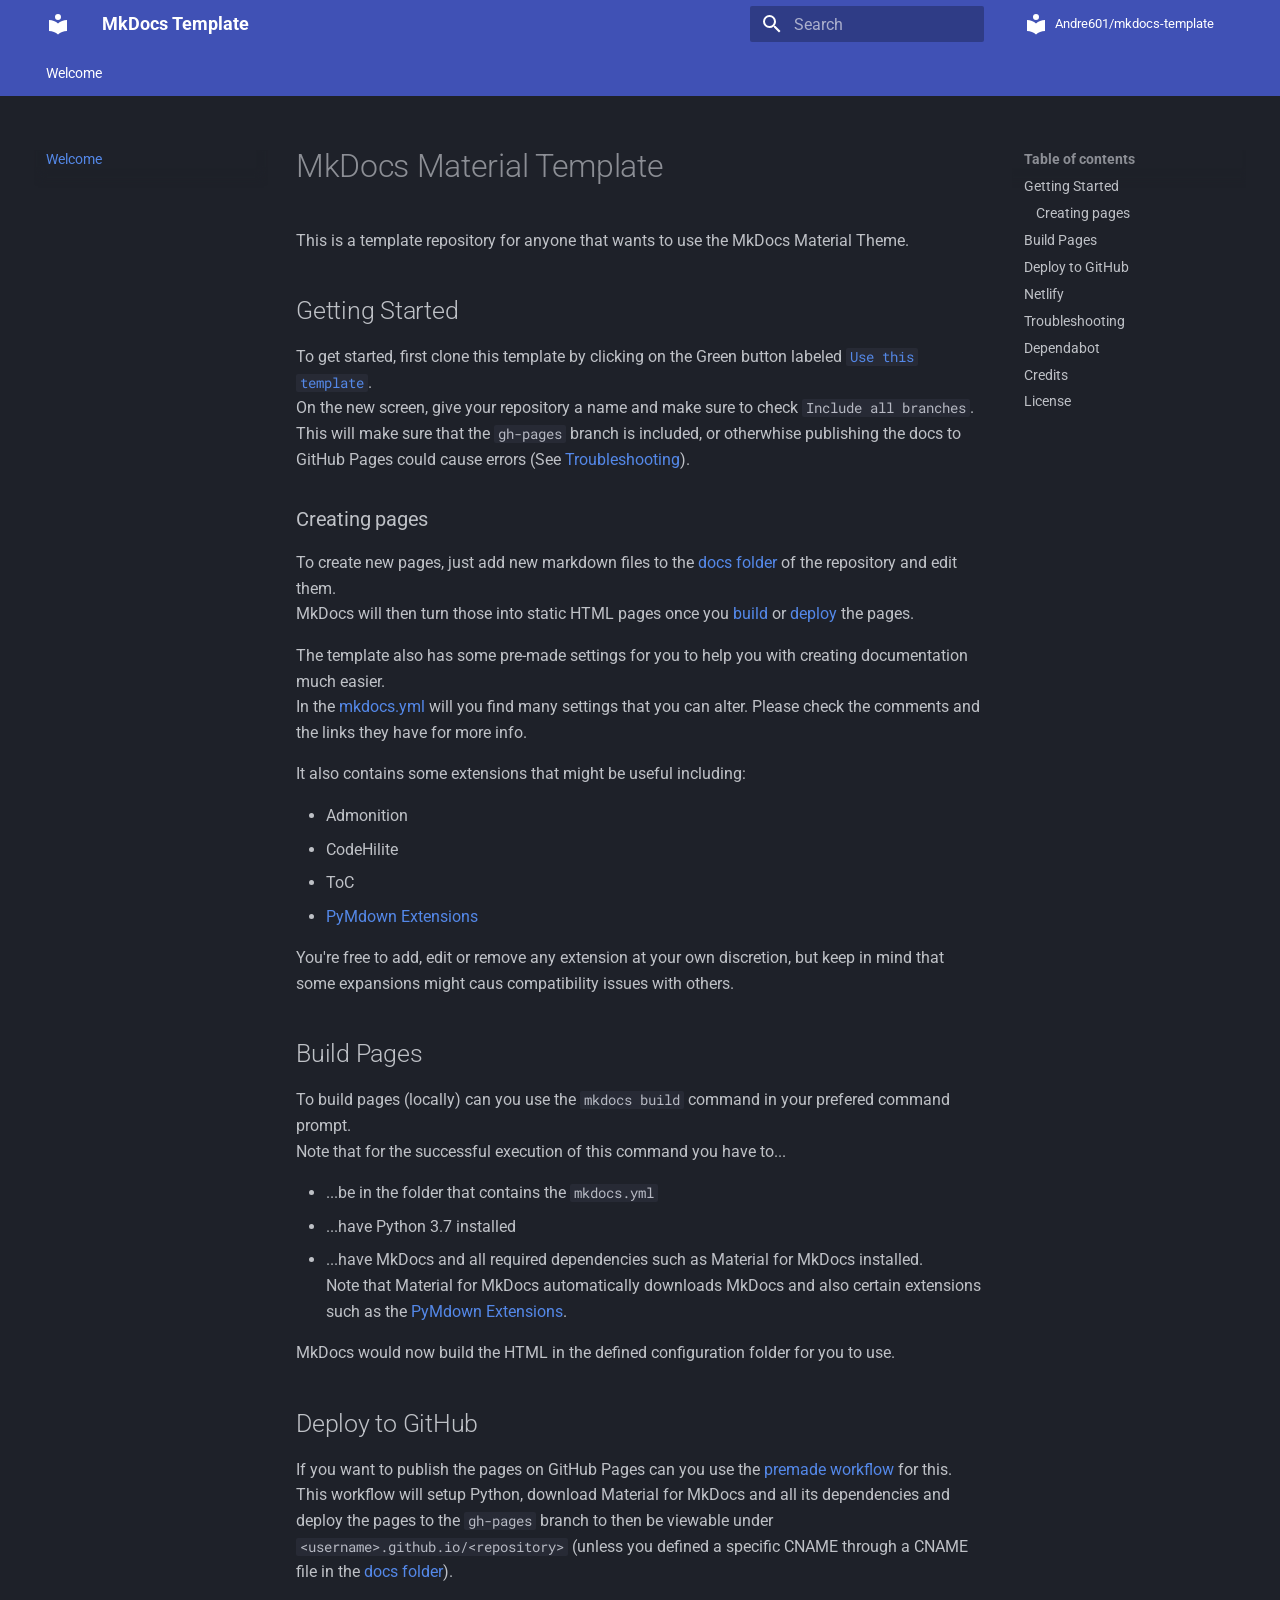
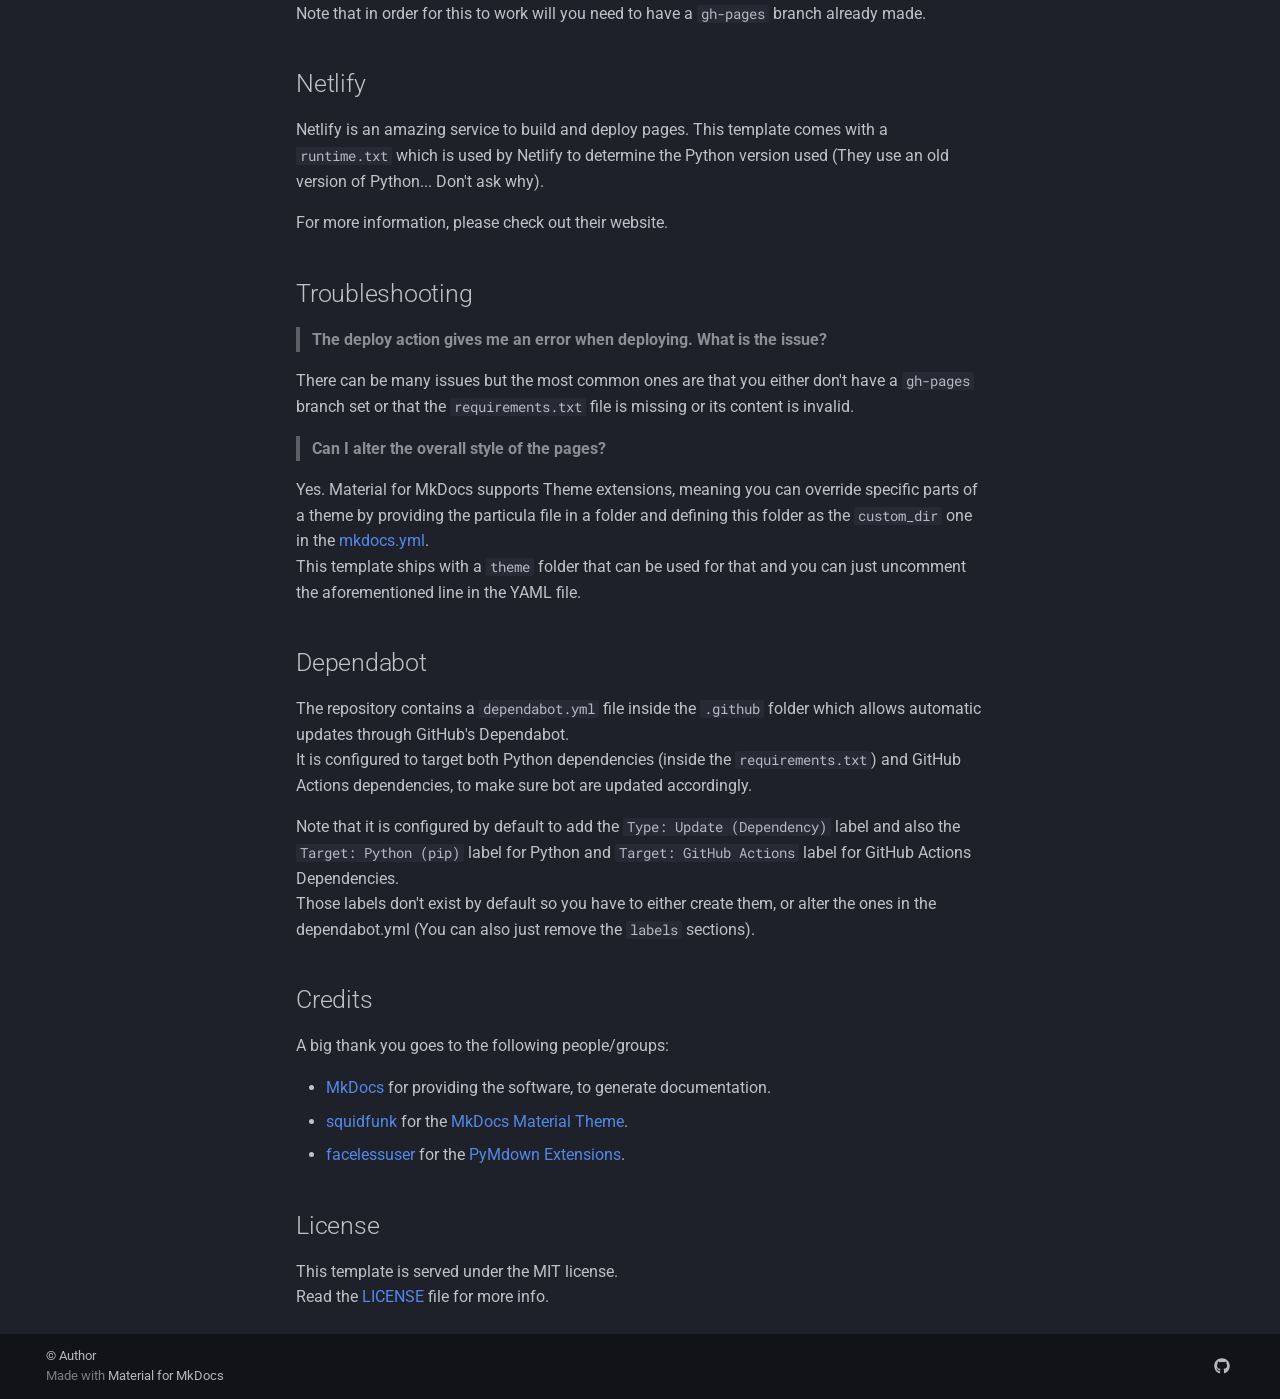
<file: index.html>
<!doctype html>
<html lang="en" class="no-js">
  <head>
    
      <meta charset="utf-8">
      <meta name="viewport" content="width=device-width,initial-scale=1">
      
        <meta name="description" content="A template for future MkDocs wikis">
      
      
        <meta name="author" content="Andre_601">
      
      
      
      
      
        
      
      
      <link rel="icon" href="assets/images/favicon.png">
      <meta name="generator" content="mkdocs-1.6.1, mkdocs-material-9.7.6">
    
    
      
        <title>MkDocs Template</title>
      
    
    
      <link rel="stylesheet" href="assets/stylesheets/main.484c7ddc.min.css">
      
        
        <link rel="stylesheet" href="assets/stylesheets/palette.ab4e12ef.min.css">
      
      


    
    
      
    
    
      
        
        
        <link rel="preconnect" href="https://fonts.gstatic.com" crossorigin>
        <link rel="stylesheet" href="https://fonts.googleapis.com/css?family=Roboto:300,300i,400,400i,700,700i%7CRoboto+Mono:400,400i,700,700i&display=fallback">
        <style>:root{--md-text-font:"Roboto";--md-code-font:"Roboto Mono"}</style>
      
    
    
    <script>__md_scope=new URL(".",location),__md_hash=e=>[...e].reduce(((e,_)=>(e<<5)-e+_.charCodeAt(0)),0),__md_get=(e,_=localStorage,t=__md_scope)=>JSON.parse(_.getItem(t.pathname+"."+e)),__md_set=(e,_,t=localStorage,a=__md_scope)=>{try{t.setItem(a.pathname+"."+e,JSON.stringify(_))}catch(e){}}</script>
    
      

    
    
  </head>
  
  
    
    
    
    
    
    <body dir="ltr" data-md-color-scheme="slate" data-md-color-primary="indigo" data-md-color-accent="indigo">
  
    
    <input class="md-toggle" data-md-toggle="drawer" type="checkbox" id="__drawer" autocomplete="off">
    <input class="md-toggle" data-md-toggle="search" type="checkbox" id="__search" autocomplete="off">
    <label class="md-overlay" for="__drawer"></label>
    <div data-md-component="skip">
      
        
        <a href="#mkdocs-material-template" class="md-skip">
          Skip to content
        </a>
      
    </div>
    <div data-md-component="announce">
      
    </div>
    
    
      

<header class="md-header" data-md-component="header">
  <nav class="md-header__inner md-grid" aria-label="Header">
    <a href="." title="MkDocs Template" class="md-header__button md-logo" aria-label="MkDocs Template" data-md-component="logo">
      
  
  <svg xmlns="http://www.w3.org/2000/svg" viewBox="0 0 24 24"><path d="M12 8a3 3 0 0 0 3-3 3 3 0 0 0-3-3 3 3 0 0 0-3 3 3 3 0 0 0 3 3m0 3.54C9.64 9.35 6.5 8 3 8v11c3.5 0 6.64 1.35 9 3.54 2.36-2.19 5.5-3.54 9-3.54V8c-3.5 0-6.64 1.35-9 3.54"/></svg>

    </a>
    <label class="md-header__button md-icon" for="__drawer">
      
      <svg xmlns="http://www.w3.org/2000/svg" viewBox="0 0 24 24"><path d="M3 6h18v2H3zm0 5h18v2H3zm0 5h18v2H3z"/></svg>
    </label>
    <div class="md-header__title" data-md-component="header-title">
      <div class="md-header__ellipsis">
        <div class="md-header__topic">
          <span class="md-ellipsis">
            MkDocs Template
          </span>
        </div>
        <div class="md-header__topic" data-md-component="header-topic">
          <span class="md-ellipsis">
            
              Welcome
            
          </span>
        </div>
      </div>
    </div>
    
      
    
    
    
    
      
      
        <label class="md-header__button md-icon" for="__search">
          
          <svg xmlns="http://www.w3.org/2000/svg" viewBox="0 0 24 24"><path d="M9.5 3A6.5 6.5 0 0 1 16 9.5c0 1.61-.59 3.09-1.56 4.23l.27.27h.79l5 5-1.5 1.5-5-5v-.79l-.27-.27A6.52 6.52 0 0 1 9.5 16 6.5 6.5 0 0 1 3 9.5 6.5 6.5 0 0 1 9.5 3m0 2C7 5 5 7 5 9.5S7 14 9.5 14 14 12 14 9.5 12 5 9.5 5"/></svg>
        </label>
        <div class="md-search" data-md-component="search" role="dialog">
  <label class="md-search__overlay" for="__search"></label>
  <div class="md-search__inner" role="search">
    <form class="md-search__form" name="search">
      <input type="text" class="md-search__input" name="query" aria-label="Search" placeholder="Search" autocapitalize="off" autocorrect="off" autocomplete="off" spellcheck="false" data-md-component="search-query" required>
      <label class="md-search__icon md-icon" for="__search">
        
        <svg xmlns="http://www.w3.org/2000/svg" viewBox="0 0 24 24"><path d="M9.5 3A6.5 6.5 0 0 1 16 9.5c0 1.61-.59 3.09-1.56 4.23l.27.27h.79l5 5-1.5 1.5-5-5v-.79l-.27-.27A6.52 6.52 0 0 1 9.5 16 6.5 6.5 0 0 1 3 9.5 6.5 6.5 0 0 1 9.5 3m0 2C7 5 5 7 5 9.5S7 14 9.5 14 14 12 14 9.5 12 5 9.5 5"/></svg>
        
        <svg xmlns="http://www.w3.org/2000/svg" viewBox="0 0 24 24"><path d="M20 11v2H8l5.5 5.5-1.42 1.42L4.16 12l7.92-7.92L13.5 5.5 8 11z"/></svg>
      </label>
      <nav class="md-search__options" aria-label="Search">
        
        <button type="reset" class="md-search__icon md-icon" title="Clear" aria-label="Clear" tabindex="-1">
          
          <svg xmlns="http://www.w3.org/2000/svg" viewBox="0 0 24 24"><path d="M19 6.41 17.59 5 12 10.59 6.41 5 5 6.41 10.59 12 5 17.59 6.41 19 12 13.41 17.59 19 19 17.59 13.41 12z"/></svg>
        </button>
      </nav>
      
    </form>
    <div class="md-search__output">
      <div class="md-search__scrollwrap" tabindex="0" data-md-scrollfix>
        <div class="md-search-result" data-md-component="search-result">
          <div class="md-search-result__meta">
            Initializing search
          </div>
          <ol class="md-search-result__list" role="presentation"></ol>
        </div>
      </div>
    </div>
  </div>
</div>
      
    
    
      <div class="md-header__source">
        <a href="https://github.com/Andre601/mkdocs-template" title="Go to repository" class="md-source" data-md-component="source">
  <div class="md-source__icon md-icon">
    
    <svg xmlns="http://www.w3.org/2000/svg" viewBox="0 0 24 24"><path d="M12 8a3 3 0 0 0 3-3 3 3 0 0 0-3-3 3 3 0 0 0-3 3 3 3 0 0 0 3 3m0 3.54C9.64 9.35 6.5 8 3 8v11c3.5 0 6.64 1.35 9 3.54 2.36-2.19 5.5-3.54 9-3.54V8c-3.5 0-6.64 1.35-9 3.54"/></svg>
  </div>
  <div class="md-source__repository">
    Andre601/mkdocs-template
  </div>
</a>
      </div>
    
  </nav>
  
</header>
    
    <div class="md-container" data-md-component="container">
      
      
        
          
            
<nav class="md-tabs" aria-label="Tabs" data-md-component="tabs">
  <div class="md-grid">
    <ul class="md-tabs__list">
      
        
  
  
  
    
  
  
    <li class="md-tabs__item md-tabs__item--active">
      <a href="." class="md-tabs__link">
        
  
  
    
  
  Welcome

      </a>
    </li>
  

      
    </ul>
  </div>
</nav>
          
        
      
      <main class="md-main" data-md-component="main">
        <div class="md-main__inner md-grid">
          
            
              
              <div class="md-sidebar md-sidebar--primary" data-md-component="sidebar" data-md-type="navigation" >
                <div class="md-sidebar__scrollwrap">
                  <div class="md-sidebar__inner">
                    


  


<nav class="md-nav md-nav--primary md-nav--lifted" aria-label="Navigation" data-md-level="0">
  <label class="md-nav__title" for="__drawer">
    <a href="." title="MkDocs Template" class="md-nav__button md-logo" aria-label="MkDocs Template" data-md-component="logo">
      
  
  <svg xmlns="http://www.w3.org/2000/svg" viewBox="0 0 24 24"><path d="M12 8a3 3 0 0 0 3-3 3 3 0 0 0-3-3 3 3 0 0 0-3 3 3 3 0 0 0 3 3m0 3.54C9.64 9.35 6.5 8 3 8v11c3.5 0 6.64 1.35 9 3.54 2.36-2.19 5.5-3.54 9-3.54V8c-3.5 0-6.64 1.35-9 3.54"/></svg>

    </a>
    MkDocs Template
  </label>
  
    <div class="md-nav__source">
      <a href="https://github.com/Andre601/mkdocs-template" title="Go to repository" class="md-source" data-md-component="source">
  <div class="md-source__icon md-icon">
    
    <svg xmlns="http://www.w3.org/2000/svg" viewBox="0 0 24 24"><path d="M12 8a3 3 0 0 0 3-3 3 3 0 0 0-3-3 3 3 0 0 0-3 3 3 3 0 0 0 3 3m0 3.54C9.64 9.35 6.5 8 3 8v11c3.5 0 6.64 1.35 9 3.54 2.36-2.19 5.5-3.54 9-3.54V8c-3.5 0-6.64 1.35-9 3.54"/></svg>
  </div>
  <div class="md-source__repository">
    Andre601/mkdocs-template
  </div>
</a>
    </div>
  
  <ul class="md-nav__list" data-md-scrollfix>
    
      
      
  
  
    
  
  
  
    <li class="md-nav__item md-nav__item--active">
      
      <input class="md-nav__toggle md-toggle" type="checkbox" id="__toc">
      
      
        
      
      
        <label class="md-nav__link md-nav__link--active" for="__toc">
          
  
  
  <span class="md-ellipsis">
    
  
    Welcome
  

    
  </span>
  
  

          <span class="md-nav__icon md-icon"></span>
        </label>
      
      <a href="." class="md-nav__link md-nav__link--active">
        
  
  
  <span class="md-ellipsis">
    
  
    Welcome
  

    
  </span>
  
  

      </a>
      
        

<nav class="md-nav md-nav--secondary" aria-label="Table of contents">
  
  
  
    
  
  
    <label class="md-nav__title" for="__toc">
      <span class="md-nav__icon md-icon"></span>
      Table of contents
    </label>
    <ul class="md-nav__list" data-md-component="toc" data-md-scrollfix>
      
        <li class="md-nav__item">
  <a href="#getting-started" class="md-nav__link">
    <span class="md-ellipsis">
      
        Getting Started
      
    </span>
  </a>
  
    <nav class="md-nav" aria-label="Getting Started">
      <ul class="md-nav__list">
        
          <li class="md-nav__item">
  <a href="#creating-pages" class="md-nav__link">
    <span class="md-ellipsis">
      
        Creating pages
      
    </span>
  </a>
  
</li>
        
      </ul>
    </nav>
  
</li>
      
        <li class="md-nav__item">
  <a href="#build-pages" class="md-nav__link">
    <span class="md-ellipsis">
      
        Build Pages
      
    </span>
  </a>
  
</li>
      
        <li class="md-nav__item">
  <a href="#deploy-to-github" class="md-nav__link">
    <span class="md-ellipsis">
      
        Deploy to GitHub
      
    </span>
  </a>
  
</li>
      
        <li class="md-nav__item">
  <a href="#netlify" class="md-nav__link">
    <span class="md-ellipsis">
      
        Netlify
      
    </span>
  </a>
  
</li>
      
        <li class="md-nav__item">
  <a href="#troubleshooting" class="md-nav__link">
    <span class="md-ellipsis">
      
        Troubleshooting
      
    </span>
  </a>
  
</li>
      
        <li class="md-nav__item">
  <a href="#dependabot" class="md-nav__link">
    <span class="md-ellipsis">
      
        Dependabot
      
    </span>
  </a>
  
</li>
      
        <li class="md-nav__item">
  <a href="#credits" class="md-nav__link">
    <span class="md-ellipsis">
      
        Credits
      
    </span>
  </a>
  
</li>
      
        <li class="md-nav__item">
  <a href="#license" class="md-nav__link">
    <span class="md-ellipsis">
      
        License
      
    </span>
  </a>
  
</li>
      
    </ul>
  
</nav>
      
    </li>
  

    
  </ul>
</nav>
                  </div>
                </div>
              </div>
            
            
              
              <div class="md-sidebar md-sidebar--secondary" data-md-component="sidebar" data-md-type="toc" >
                <div class="md-sidebar__scrollwrap">
                  <div class="md-sidebar__inner">
                    

<nav class="md-nav md-nav--secondary" aria-label="Table of contents">
  
  
  
    
  
  
    <label class="md-nav__title" for="__toc">
      <span class="md-nav__icon md-icon"></span>
      Table of contents
    </label>
    <ul class="md-nav__list" data-md-component="toc" data-md-scrollfix>
      
        <li class="md-nav__item">
  <a href="#getting-started" class="md-nav__link">
    <span class="md-ellipsis">
      
        Getting Started
      
    </span>
  </a>
  
    <nav class="md-nav" aria-label="Getting Started">
      <ul class="md-nav__list">
        
          <li class="md-nav__item">
  <a href="#creating-pages" class="md-nav__link">
    <span class="md-ellipsis">
      
        Creating pages
      
    </span>
  </a>
  
</li>
        
      </ul>
    </nav>
  
</li>
      
        <li class="md-nav__item">
  <a href="#build-pages" class="md-nav__link">
    <span class="md-ellipsis">
      
        Build Pages
      
    </span>
  </a>
  
</li>
      
        <li class="md-nav__item">
  <a href="#deploy-to-github" class="md-nav__link">
    <span class="md-ellipsis">
      
        Deploy to GitHub
      
    </span>
  </a>
  
</li>
      
        <li class="md-nav__item">
  <a href="#netlify" class="md-nav__link">
    <span class="md-ellipsis">
      
        Netlify
      
    </span>
  </a>
  
</li>
      
        <li class="md-nav__item">
  <a href="#troubleshooting" class="md-nav__link">
    <span class="md-ellipsis">
      
        Troubleshooting
      
    </span>
  </a>
  
</li>
      
        <li class="md-nav__item">
  <a href="#dependabot" class="md-nav__link">
    <span class="md-ellipsis">
      
        Dependabot
      
    </span>
  </a>
  
</li>
      
        <li class="md-nav__item">
  <a href="#credits" class="md-nav__link">
    <span class="md-ellipsis">
      
        Credits
      
    </span>
  </a>
  
</li>
      
        <li class="md-nav__item">
  <a href="#license" class="md-nav__link">
    <span class="md-ellipsis">
      
        License
      
    </span>
  </a>
  
</li>
      
    </ul>
  
</nav>
                  </div>
                </div>
              </div>
            
          
          
            <div class="md-content" data-md-component="content">
              
              <article class="md-content__inner md-typeset">
                
                  


  
  


<h1 id="mkdocs-material-template">MkDocs Material Template<a class="headerlink" href="#mkdocs-material-template" title="Permanent link">&para;</a></h1>
<p>This is a template repository for anyone that wants to use the MkDocs Material Theme.</p>
<h2 id="getting-started">Getting Started<a class="headerlink" href="#getting-started" title="Permanent link">&para;</a></h2>
<p>To get started, first clone this template by clicking on the Green button labeled <a href="https://github.com/Andre601/mkdocs-template/generate"><code>Use this template</code></a>.<br />
On the new screen, give your repository a name and make sure to check <code>Include all branches</code>. This will make sure that the <code>gh-pages</code> branch is included, or otherwhise publishing the docs to GitHub Pages could cause errors (See <a href="#troubleshooting">Troubleshooting</a>).</p>
<h3 id="creating-pages">Creating pages<a class="headerlink" href="#creating-pages" title="Permanent link">&para;</a></h3>
<p>To create new pages, just add new markdown files to the <a href="https://github.com/Andre601/mkdocs-template/blob/master/docs">docs folder</a> of the repository and edit them.<br />
MkDocs will then turn those into static HTML pages once you <a href="#build-pages">build</a> or <a href="#deploy-to-github">deploy</a> the pages.</p>
<p>The template also has some pre-made settings for you to help you with creating documentation much easier.<br />
In the <a href="https://github.com/Andre601/mkdocs-template/blob/master/mkdocs.yml">mkdocs.yml</a> will you find many settings that you can alter. Please check the comments and the links they have for more info.</p>
<p>It also contains some extensions that might be useful including:</p>
<ul>
<li>Admonition</li>
<li>CodeHilite</li>
<li>ToC</li>
<li><a href="https://github.com/facelessuser/pymdown-extensions/">PyMdown Extensions</a></li>
</ul>
<p>You're free to add, edit or remove any extension at your own discretion, but keep in mind that some expansions might caus compatibility issues with others.</p>
<h2 id="build-pages">Build Pages<a class="headerlink" href="#build-pages" title="Permanent link">&para;</a></h2>
<p>To build pages (locally) can you use the <code>mkdocs build</code> command in your prefered command prompt.<br />
Note that for the successful execution of this command you have to...</p>
<ul>
<li>...be in the folder that contains the <code>mkdocs.yml</code></li>
<li>...have Python 3.7 installed</li>
<li>...have MkDocs and all required dependencies such as Material for MkDocs installed.<br />
Note that Material for MkDocs automatically downloads MkDocs and also certain extensions such as the <a href="https://github.com/facelessuser/pymdown-extensions/">PyMdown Extensions</a>.</li>
</ul>
<p>MkDocs would now build the HTML in the defined configuration folder for you to use.</p>
<h2 id="deploy-to-github">Deploy to GitHub<a class="headerlink" href="#deploy-to-github" title="Permanent link">&para;</a></h2>
<p>If you want to publish the pages on GitHub Pages can you use the <a href="https://github.com/Andre601/mkdocs-template/blob/master/.github/workflows/deploy.yml">premade workflow</a> for this.<br />
This workflow will setup Python, download Material for MkDocs and all its dependencies and deploy the pages to the <code>gh-pages</code> branch to then be viewable under <code>&lt;username&gt;.github.io/&lt;repository&gt;</code> (unless you defined a specific CNAME through a CNAME file in the <a href="https://github.com/Andre601/mkdocs-template/blob/master/docs">docs folder</a>).</p>
<p>Note that in order for this to work will you need to have a <code>gh-pages</code> branch already made.</p>
<h2 id="netlify">Netlify<a class="headerlink" href="#netlify" title="Permanent link">&para;</a></h2>
<p>Netlify is an amazing service to build and deploy pages. This template comes with a <code>runtime.txt</code> which is used by Netlify to determine the Python version used (They use an old version of Python... Don't ask why).</p>
<p>For more information, please check out their website.</p>
<h2 id="troubleshooting">Troubleshooting<a class="headerlink" href="#troubleshooting" title="Permanent link">&para;</a></h2>
<blockquote>
<p><strong>The deploy action gives me an error when deploying. What is the issue?</strong></p>
</blockquote>
<p>There can be many issues but the most common ones are that you either don't have a <code>gh-pages</code> branch set or that the <code>requirements.txt</code> file is missing or its content is invalid.</p>
<blockquote>
<p><strong>Can I alter the overall style of the pages?</strong></p>
</blockquote>
<p>Yes. Material for MkDocs supports Theme extensions, meaning you can override specific parts of a theme by providing the particula file in a folder and defining this folder as the <code>custom_dir</code> one in the <a href="https://github.com/Andre601/mkdocs-template/blob/master/mkdocs.yml">mkdocs.yml</a>.<br />
This template ships with a <code>theme</code> folder that can be used for that and you can just uncomment the aforementioned line in the YAML file.</p>
<h2 id="dependabot">Dependabot<a class="headerlink" href="#dependabot" title="Permanent link">&para;</a></h2>
<p>The repository contains a <code>dependabot.yml</code> file inside the <code>.github</code> folder which allows automatic updates through GitHub's Dependabot.<br />
It is configured to target both Python dependencies (inside the <code>requirements.txt</code>) and GitHub Actions dependencies, to make sure bot are updated accordingly.</p>
<p>Note that it is configured by default to add the <code>Type: Update (Dependency)</code> label and also the <code>Target: Python (pip)</code> label for Python and <code>Target: GitHub Actions</code> label for GitHub Actions Dependencies.<br />
Those labels don't exist by default so you have to either create them, or alter the ones in the dependabot.yml (You can also just remove the <code>labels</code> sections).</p>
<h2 id="credits">Credits<a class="headerlink" href="#credits" title="Permanent link">&para;</a></h2>
<p>A big thank you goes to the following people/groups:</p>
<ul>
<li><a href="https://www.mkdocs.org/">MkDocs</a> for providing the software, to generate documentation.</li>
<li><a href="https://github.com/squidfunk">squidfunk</a> for the <a href="https://github.com/squidfunk/mkdocs-material">MkDocs Material Theme</a>.</li>
<li><a href="https://github.com/facelessuser">facelessuser</a> for the <a href="https://github.com/facelessuser/pymdown-extensions/">PyMdown Extensions</a>.</li>
</ul>
<h2 id="license">License<a class="headerlink" href="#license" title="Permanent link">&para;</a></h2>
<p>This template is served under the MIT license.<br />
Read the <a href="https://github.com/Andre601/mkdocs-template/blob/master/LICENSE">LICENSE</a> file for more info.</p>












                
              </article>
            </div>
          
          
<script>var target=document.getElementById(location.hash.slice(1));target&&target.name&&(target.checked=target.name.startsWith("__tabbed_"))</script>
        </div>
        
      </main>
      
        <footer class="md-footer">
  
  <div class="md-footer-meta md-typeset">
    <div class="md-footer-meta__inner md-grid">
      <div class="md-copyright">
  
    <div class="md-copyright__highlight">
      &copy; Author

    </div>
  
  
    Made with
    <a href="https://squidfunk.github.io/mkdocs-material/" target="_blank" rel="noopener">
      Material for MkDocs
    </a>
  
</div>
      
        
<div class="md-social">
  
    
    
    
    
      
      
    
    <a href="https://github.com/Andre601/mkdocs-template" target="_blank" rel="noopener" title="github.com" class="md-social__link">
      <svg xmlns="http://www.w3.org/2000/svg" viewBox="0 0 512 512"><!--! Font Awesome Free 7.1.0 by @fontawesome - https://fontawesome.com License - https://fontawesome.com/license/free (Icons: CC BY 4.0, Fonts: SIL OFL 1.1, Code: MIT License) Copyright 2025 Fonticons, Inc.--><path d="M173.9 397.4c0 2-2.3 3.6-5.2 3.6-3.3.3-5.6-1.3-5.6-3.6 0-2 2.3-3.6 5.2-3.6 3-.3 5.6 1.3 5.6 3.6m-31.1-4.5c-.7 2 1.3 4.3 4.3 4.9 2.6 1 5.6 0 6.2-2s-1.3-4.3-4.3-5.2c-2.6-.7-5.5.3-6.2 2.3m44.2-1.7c-2.9.7-4.9 2.6-4.6 4.9.3 2 2.9 3.3 5.9 2.6 2.9-.7 4.9-2.6 4.6-4.6-.3-1.9-3-3.2-5.9-2.9M252.8 8C114.1 8 8 113.3 8 252c0 110.9 69.8 205.8 169.5 239.2 12.8 2.3 17.3-5.6 17.3-12.1 0-6.2-.3-40.4-.3-61.4 0 0-70 15-84.7-29.8 0 0-11.4-29.1-27.8-36.6 0 0-22.9-15.7 1.6-15.4 0 0 24.9 2 38.6 25.8 21.9 38.6 58.6 27.5 72.9 20.9 2.3-16 8.8-27.1 16-33.7-55.9-6.2-112.3-14.3-112.3-110.5 0-27.5 7.6-41.3 23.6-58.9-2.6-6.5-11.1-33.3 2.6-67.9 20.9-6.5 69 27 69 27 20-5.6 41.5-8.5 62.8-8.5s42.8 2.9 62.8 8.5c0 0 48.1-33.6 69-27 13.7 34.7 5.2 61.4 2.6 67.9 16 17.7 25.8 31.5 25.8 58.9 0 96.5-58.9 104.2-114.8 110.5 9.2 7.9 17 22.9 17 46.4 0 33.7-.3 75.4-.3 83.6 0 6.5 4.6 14.4 17.3 12.1C436.2 457.8 504 362.9 504 252 504 113.3 391.5 8 252.8 8M105.2 352.9c-1.3 1-1 3.3.7 5.2 1.6 1.6 3.9 2.3 5.2 1 1.3-1 1-3.3-.7-5.2-1.6-1.6-3.9-2.3-5.2-1m-10.8-8.1c-.7 1.3.3 2.9 2.3 3.9 1.6 1 3.6.7 4.3-.7.7-1.3-.3-2.9-2.3-3.9-2-.6-3.6-.3-4.3.7m32.4 35.6c-1.6 1.3-1 4.3 1.3 6.2 2.3 2.3 5.2 2.6 6.5 1 1.3-1.3.7-4.3-1.3-6.2-2.2-2.3-5.2-2.6-6.5-1m-11.4-14.7c-1.6 1-1.6 3.6 0 5.9s4.3 3.3 5.6 2.3c1.6-1.3 1.6-3.9 0-6.2-1.4-2.3-4-3.3-5.6-2"/></svg>
    </a>
  
</div>
      
    </div>
  </div>
</footer>
      
    </div>
    <div class="md-dialog" data-md-component="dialog">
      <div class="md-dialog__inner md-typeset"></div>
    </div>
    
    
    
      
      
      <script id="__config" type="application/json">{"annotate": null, "base": ".", "features": ["navigation.tabs"], "search": "assets/javascripts/workers/search.2c215733.min.js", "tags": null, "translations": {"clipboard.copied": "Copied to clipboard", "clipboard.copy": "Copy to clipboard", "search.result.more.one": "1 more on this page", "search.result.more.other": "# more on this page", "search.result.none": "No matching documents", "search.result.one": "1 matching document", "search.result.other": "# matching documents", "search.result.placeholder": "Type to start searching", "search.result.term.missing": "Missing", "select.version": "Select version"}, "version": null}</script>
    
    
      <script src="assets/javascripts/bundle.79ae519e.min.js"></script>
      
    
  </body>
</html>
</file>
<file: assets/stylesheets/main.484c7ddc.min.css>
@charset "UTF-8";html{-webkit-text-size-adjust:none;-moz-text-size-adjust:none;text-size-adjust:none;box-sizing:border-box}*,:after,:before{box-sizing:inherit}@media (prefers-reduced-motion){*,:after,:before{transition:none!important}}body{margin:0}a,button,input,label{-webkit-tap-highlight-color:transparent}a{color:inherit;text-decoration:none}hr{border:0;box-sizing:initial;display:block;height:.05rem;overflow:visible;padding:0}small{font-size:80%}sub,sup{line-height:1em}img{border-style:none}table{border-collapse:initial;border-spacing:0}td,th{font-weight:400;vertical-align:top}button{background:#0000;border:0;font-family:inherit;font-size:inherit;margin:0;padding:0}input{border:0;outline:none}:root{--md-primary-fg-color:#4051b5;--md-primary-fg-color--light:#5d6cc0;--md-primary-fg-color--dark:#303fa1;--md-primary-bg-color:#fff;--md-primary-bg-color--light:#ffffffb3;--md-accent-fg-color:#526cfe;--md-accent-fg-color--transparent:#526cfe1a;--md-accent-bg-color:#fff;--md-accent-bg-color--light:#ffffffb3}[data-md-color-scheme=default]{color-scheme:light}[data-md-color-scheme=default] img[src$="#gh-dark-mode-only"],[data-md-color-scheme=default] img[src$="#only-dark"]{display:none}:root,[data-md-color-scheme=default]{--md-hue:225deg;--md-default-fg-color:#000000de;--md-default-fg-color--light:#0000008a;--md-default-fg-color--lighter:#00000052;--md-default-fg-color--lightest:#00000012;--md-default-bg-color:#fff;--md-default-bg-color--light:#ffffffb3;--md-default-bg-color--lighter:#ffffff4d;--md-default-bg-color--lightest:#ffffff1f;--md-code-fg-color:#36464e;--md-code-bg-color:#f5f5f5;--md-code-bg-color--light:#f5f5f5b3;--md-code-bg-color--lighter:#f5f5f54d;--md-code-hl-color:#4287ff;--md-code-hl-color--light:#4287ff1a;--md-code-hl-number-color:#d52a2a;--md-code-hl-special-color:#db1457;--md-code-hl-function-color:#a846b9;--md-code-hl-constant-color:#6e59d9;--md-code-hl-keyword-color:#3f6ec6;--md-code-hl-string-color:#1c7d4d;--md-code-hl-name-color:var(--md-code-fg-color);--md-code-hl-operator-color:var(--md-default-fg-color--light);--md-code-hl-punctuation-color:var(--md-default-fg-color--light);--md-code-hl-comment-color:var(--md-default-fg-color--light);--md-code-hl-generic-color:var(--md-default-fg-color--light);--md-code-hl-variable-color:var(--md-default-fg-color--light);--md-typeset-color:var(--md-default-fg-color);--md-typeset-a-color:var(--md-primary-fg-color);--md-typeset-del-color:#f5503d26;--md-typeset-ins-color:#0bd57026;--md-typeset-kbd-color:#fafafa;--md-typeset-kbd-accent-color:#fff;--md-typeset-kbd-border-color:#b8b8b8;--md-typeset-mark-color:#ffff0080;--md-typeset-table-color:#0000001f;--md-typeset-table-color--light:rgba(0,0,0,.035);--md-admonition-fg-color:var(--md-default-fg-color);--md-admonition-bg-color:var(--md-default-bg-color);--md-warning-fg-color:#000000de;--md-warning-bg-color:#ff9;--md-footer-fg-color:#fff;--md-footer-fg-color--light:#ffffffb3;--md-footer-fg-color--lighter:#ffffff73;--md-footer-bg-color:#000000de;--md-footer-bg-color--dark:#00000052;--md-shadow-z1:0 0.2rem 0.5rem #0000000d,0 0 0.05rem #0000001a;--md-shadow-z2:0 0.2rem 0.5rem #0000001a,0 0 0.05rem #00000040;--md-shadow-z3:0 0.2rem 0.5rem #0003,0 0 0.05rem #00000059}.md-icon svg{fill:currentcolor;display:block;height:1.2rem;width:1.2rem}body{-webkit-font-smoothing:antialiased;-moz-osx-font-smoothing:grayscale;--md-text-font-family:var(--md-text-font,_),-apple-system,BlinkMacSystemFont,Helvetica,Arial,sans-serif;--md-code-font-family:var(--md-code-font,_),SFMono-Regular,Consolas,Menlo,monospace}aside,body,input{font-feature-settings:"kern","liga";color:var(--md-typeset-color);font-family:var(--md-text-font-family)}code,kbd,pre{font-feature-settings:"kern";font-family:var(--md-code-font-family)}:root{--md-typeset-table-sort-icon:url('data:image/svg+xml;charset=utf-8,<svg xmlns="http://www.w3.org/2000/svg" viewBox="0 0 24 24"><path d="m18 21-4-4h3V7h-3l4-4 4 4h-3v10h3M2 19v-2h10v2M2 13v-2h7v2M2 7V5h4v2z"/></svg>');--md-typeset-table-sort-icon--asc:url('data:image/svg+xml;charset=utf-8,<svg xmlns="http://www.w3.org/2000/svg" viewBox="0 0 24 24"><path d="M19 17h3l-4 4-4-4h3V3h2M2 17h10v2H2M6 5v2H2V5m0 6h7v2H2z"/></svg>');--md-typeset-table-sort-icon--desc:url('data:image/svg+xml;charset=utf-8,<svg xmlns="http://www.w3.org/2000/svg" viewBox="0 0 24 24"><path d="M19 7h3l-4-4-4 4h3v14h2M2 17h10v2H2M6 5v2H2V5m0 6h7v2H2z"/></svg>')}.md-typeset{-webkit-print-color-adjust:exact;color-adjust:exact;font-size:.8rem;line-height:1.6;overflow-wrap:break-word}@media print{.md-typeset{font-size:.68rem}}.md-typeset blockquote,.md-typeset dl,.md-typeset figure,.md-typeset ol,.md-typeset pre,.md-typeset ul{margin-bottom:1em;margin-top:1em}.md-typeset h1{color:var(--md-default-fg-color--light);font-size:2em;line-height:1.3;margin:0 0 1.25em}.md-typeset h1,.md-typeset h2{font-weight:300;letter-spacing:-.01em}.md-typeset h2{font-size:1.5625em;line-height:1.4;margin:1.6em 0 .64em}.md-typeset h3{font-size:1.25em;font-weight:400;letter-spacing:-.01em;line-height:1.5;margin:1.6em 0 .8em}.md-typeset h2+h3{margin-top:.8em}.md-typeset h4{font-weight:700;letter-spacing:-.01em;margin:1em 0}.md-typeset h5,.md-typeset h6{color:var(--md-default-fg-color--light);font-size:.8em;font-weight:700;letter-spacing:-.01em;margin:1.25em 0}.md-typeset h5{text-transform:uppercase}.md-typeset h5 code{text-transform:none}.md-typeset hr{border-bottom:.05rem solid var(--md-default-fg-color--lightest);display:flow-root;margin:1.5em 0}.md-typeset a{color:var(--md-typeset-a-color);word-break:break-word}.md-typeset a,.md-typeset a:before{transition:color 125ms}.md-typeset a:focus,.md-typeset a:hover{color:var(--md-accent-fg-color)}.md-typeset a:focus code,.md-typeset a:hover code{background-color:var(--md-accent-fg-color--transparent);color:var(--md-accent-fg-color)}.md-typeset a code{color:var(--md-typeset-a-color)}.md-typeset a.focus-visible{outline-color:var(--md-accent-fg-color);outline-offset:.2rem}.md-typeset code,.md-typeset kbd,.md-typeset pre{color:var(--md-code-fg-color);direction:ltr;font-variant-ligatures:none;transition:background-color 125ms}@media print{.md-typeset code,.md-typeset kbd,.md-typeset pre{white-space:pre-wrap}}.md-typeset code{background-color:var(--md-code-bg-color);border-radius:.1rem;-webkit-box-decoration-break:clone;box-decoration-break:clone;font-size:.85em;padding:0 .2941176471em;transition:color 125ms,background-color 125ms;word-break:break-word}.md-typeset code:not(.focus-visible){-webkit-tap-highlight-color:transparent;outline:none}.md-typeset pre{display:flow-root;line-height:1.4;position:relative}.md-typeset pre>code{-webkit-box-decoration-break:slice;box-decoration-break:slice;box-shadow:none;display:block;margin:0;outline-color:var(--md-accent-fg-color);overflow:auto;padding:.7720588235em 1.1764705882em;scrollbar-color:var(--md-default-fg-color--lighter) #0000;scrollbar-width:thin;touch-action:auto;word-break:normal}.md-typeset pre>code:hover{scrollbar-color:var(--md-accent-fg-color) #0000}.md-typeset pre>code::-webkit-scrollbar{height:.2rem;width:.2rem}.md-typeset pre>code::-webkit-scrollbar-thumb{background-color:var(--md-default-fg-color--lighter)}.md-typeset pre>code::-webkit-scrollbar-thumb:hover{background-color:var(--md-accent-fg-color)}.md-typeset kbd{background-color:var(--md-typeset-kbd-color);border-radius:.1rem;box-shadow:0 .1rem 0 .05rem var(--md-typeset-kbd-border-color),0 .1rem 0 var(--md-typeset-kbd-border-color),0 -.1rem .2rem var(--md-typeset-kbd-accent-color) inset;color:var(--md-default-fg-color);display:inline-block;font-size:.75em;padding:0 .6666666667em;vertical-align:text-top;word-break:break-word}.md-typeset mark{background-color:var(--md-typeset-mark-color);-webkit-box-decoration-break:clone;box-decoration-break:clone;color:inherit;word-break:break-word}.md-typeset abbr{cursor:help;text-decoration:none}.md-typeset [data-preview],.md-typeset abbr{border-bottom:.05rem dotted var(--md-default-fg-color--light)}.md-typeset small{opacity:.75}[dir=ltr] .md-typeset sub,[dir=ltr] .md-typeset sup{margin-left:.078125em}[dir=rtl] .md-typeset sub,[dir=rtl] .md-typeset sup{margin-right:.078125em}[dir=ltr] .md-typeset blockquote{padding-left:.6rem}[dir=rtl] .md-typeset blockquote{padding-right:.6rem}[dir=ltr] .md-typeset blockquote{border-left:.2rem solid var(--md-default-fg-color--lighter)}[dir=rtl] .md-typeset blockquote{border-right:.2rem solid var(--md-default-fg-color--lighter)}.md-typeset blockquote{color:var(--md-default-fg-color--light);margin-left:0;margin-right:0}.md-typeset ul{list-style-type:disc}.md-typeset ul[type]{list-style-type:revert-layer}[dir=ltr] .md-typeset ol,[dir=ltr] .md-typeset ul{margin-left:.625em}[dir=rtl] .md-typeset ol,[dir=rtl] .md-typeset ul{margin-right:.625em}.md-typeset ol,.md-typeset ul{padding:0}.md-typeset ol:not([hidden]),.md-typeset ul:not([hidden]){display:flow-root}.md-typeset ol ol,.md-typeset ul ol{list-style-type:lower-alpha}.md-typeset ol ol ol,.md-typeset ul ol ol{list-style-type:lower-roman}.md-typeset ol ol ol ol,.md-typeset ul ol ol ol{list-style-type:upper-alpha}.md-typeset ol ol ol ol ol,.md-typeset ul ol ol ol ol{list-style-type:upper-roman}.md-typeset ol[type],.md-typeset ul[type]{list-style-type:revert-layer}[dir=ltr] .md-typeset ol li,[dir=ltr] .md-typeset ul li{margin-left:1.25em}[dir=rtl] .md-typeset ol li,[dir=rtl] .md-typeset ul li{margin-right:1.25em}.md-typeset ol li,.md-typeset ul li{margin-bottom:.5em}.md-typeset ol li blockquote,.md-typeset ol li p,.md-typeset ul li blockquote,.md-typeset ul li p{margin:.5em 0}.md-typeset ol li:last-child,.md-typeset ul li:last-child{margin-bottom:0}[dir=ltr] .md-typeset ol li ol,[dir=ltr] .md-typeset ol li ul,[dir=ltr] .md-typeset ul li ol,[dir=ltr] .md-typeset ul li ul{margin-left:.625em}[dir=rtl] .md-typeset ol li ol,[dir=rtl] .md-typeset ol li ul,[dir=rtl] .md-typeset ul li ol,[dir=rtl] .md-typeset ul li ul{margin-right:.625em}.md-typeset ol li ol,.md-typeset ol li ul,.md-typeset ul li ol,.md-typeset ul li ul{margin-bottom:.5em;margin-top:.5em}[dir=ltr] .md-typeset dd{margin-left:1.875em}[dir=rtl] .md-typeset dd{margin-right:1.875em}.md-typeset dd{margin-bottom:1.5em;margin-top:1em}.md-typeset img,.md-typeset svg,.md-typeset video{height:auto;max-width:100%}.md-typeset img[align=left]{margin:1em 1em 1em 0}.md-typeset img[align=right]{margin:1em 0 1em 1em}.md-typeset img[align]:only-child{margin-top:0}.md-typeset figure{display:flow-root;margin:1em auto;max-width:100%;text-align:center;width:fit-content}.md-typeset figure img{display:block;margin:0 auto}.md-typeset figcaption{font-style:italic;margin:1em auto;max-width:24rem}.md-typeset iframe{max-width:100%}.md-typeset table:not([class]){background-color:var(--md-default-bg-color);border:.05rem solid var(--md-typeset-table-color);border-radius:.1rem;display:inline-block;font-size:.64rem;max-width:100%;overflow:auto;touch-action:auto}@media print{.md-typeset table:not([class]){display:table}}.md-typeset table:not([class])+*{margin-top:1.5em}.md-typeset table:not([class]) td>:first-child,.md-typeset table:not([class]) th>:first-child{margin-top:0}.md-typeset table:not([class]) td>:last-child,.md-typeset table:not([class]) th>:last-child{margin-bottom:0}.md-typeset table:not([class]) td:not([align]),.md-typeset table:not([class]) th:not([align]){text-align:left}[dir=rtl] .md-typeset table:not([class]) td:not([align]),[dir=rtl] .md-typeset table:not([class]) th:not([align]){text-align:right}.md-typeset table:not([class]) th{font-weight:700;min-width:5rem;padding:.9375em 1.25em;vertical-align:top}.md-typeset table:not([class]) td{border-top:.05rem solid var(--md-typeset-table-color);padding:.9375em 1.25em;vertical-align:top}.md-typeset table:not([class]) tbody tr{transition:background-color 125ms}.md-typeset table:not([class]) tbody tr:hover{background-color:var(--md-typeset-table-color--light);box-shadow:0 .05rem 0 var(--md-default-bg-color) inset}.md-typeset table:not([class]) a{word-break:normal}.md-typeset table th[role=columnheader]{cursor:pointer}[dir=ltr] .md-typeset table th[role=columnheader]:after{margin-left:.5em}[dir=rtl] .md-typeset table th[role=columnheader]:after{margin-right:.5em}.md-typeset table th[role=columnheader]:after{content:"";display:inline-block;height:1.2em;-webkit-mask-image:var(--md-typeset-table-sort-icon);mask-image:var(--md-typeset-table-sort-icon);-webkit-mask-repeat:no-repeat;mask-repeat:no-repeat;-webkit-mask-size:contain;mask-size:contain;transition:background-color 125ms;vertical-align:text-bottom;width:1.2em}.md-typeset table th[role=columnheader]:hover:after{background-color:var(--md-default-fg-color--lighter)}.md-typeset table th[role=columnheader][aria-sort=ascending]:after{background-color:var(--md-default-fg-color--light);-webkit-mask-image:var(--md-typeset-table-sort-icon--asc);mask-image:var(--md-typeset-table-sort-icon--asc)}.md-typeset table th[role=columnheader][aria-sort=descending]:after{background-color:var(--md-default-fg-color--light);-webkit-mask-image:var(--md-typeset-table-sort-icon--desc);mask-image:var(--md-typeset-table-sort-icon--desc)}.md-typeset__scrollwrap{margin:1em -.8rem;overflow-x:auto;touch-action:auto}.md-typeset__table{display:inline-block;margin-bottom:.5em;padding:0 .8rem}@media print{.md-typeset__table{display:block}}html .md-typeset__table table{display:table;margin:0;overflow:hidden;width:100%}@media screen and (max-width:44.984375em){.md-content__inner>pre{margin:1em -.8rem}.md-content__inner>pre code{border-radius:0}}.md-typeset .md-author{border-radius:100%;display:block;flex-shrink:0;height:1.6rem;overflow:hidden;position:relative;transition:color 125ms,transform 125ms;width:1.6rem}.md-typeset .md-author img{display:block}.md-typeset .md-author--more{background:var(--md-default-fg-color--lightest);color:var(--md-default-fg-color--lighter);font-size:.6rem;font-weight:700;line-height:1.6rem;text-align:center}.md-typeset .md-author--long{height:2.4rem;width:2.4rem}.md-typeset a.md-author{transform:scale(1)}.md-typeset a.md-author img{border-radius:100%;filter:grayscale(100%) opacity(75%);transition:filter 125ms}.md-typeset a.md-author:focus,.md-typeset a.md-author:hover{transform:scale(1.1);z-index:1}.md-typeset a.md-author:focus img,.md-typeset a.md-author:hover img{filter:grayscale(0)}.md-banner{background-color:var(--md-footer-bg-color);color:var(--md-footer-fg-color);overflow:auto}@media print{.md-banner{display:none}}.md-banner--warning{background-color:var(--md-warning-bg-color);color:var(--md-warning-fg-color)}.md-banner__inner{font-size:.7rem;margin:.6rem auto;padding:0 .8rem}[dir=ltr] .md-banner__button{float:right}[dir=rtl] .md-banner__button{float:left}.md-banner__button{color:inherit;cursor:pointer;transition:opacity .25s}.no-js .md-banner__button{display:none}.md-banner__button:hover{opacity:.7}html{font-size:125%;height:100%;overflow-x:hidden}@media screen and (min-width:100em){html{font-size:137.5%}}@media screen and (min-width:125em){html{font-size:150%}}body{background-color:var(--md-default-bg-color);display:flex;flex-direction:column;font-size:.5rem;min-height:100%;position:relative;width:100%}@media print{body{display:block}}@media screen and (max-width:59.984375em){body[data-md-scrolllock]{position:fixed}}.md-grid{margin-left:auto;margin-right:auto;max-width:61rem}.md-container{display:flex;flex-direction:column;flex-grow:1}@media print{.md-container{display:block}}.md-main{flex-grow:1}.md-main__inner{display:flex;height:100%;margin-top:1.5rem}.md-ellipsis{overflow:hidden;text-overflow:ellipsis}.md-toggle{display:none}.md-option{height:0;opacity:0;position:absolute;width:0}.md-option:checked+label:not([hidden]){display:block}.md-option.focus-visible+label{outline-color:var(--md-accent-fg-color);outline-style:auto}.md-skip{background-color:var(--md-default-fg-color);border-radius:.1rem;color:var(--md-default-bg-color);font-size:.64rem;margin:.5rem;opacity:0;outline-color:var(--md-accent-fg-color);padding:.3rem .5rem;position:fixed;transform:translateY(.4rem);z-index:-1}.md-skip:focus{opacity:1;transform:translateY(0);transition:transform .25s cubic-bezier(.4,0,.2,1),opacity 175ms 75ms;z-index:10}@page{margin:25mm}:root{--md-clipboard-icon:url('data:image/svg+xml;charset=utf-8,<svg xmlns="http://www.w3.org/2000/svg" viewBox="0 0 24 24"><path d="M19 21H8V7h11m0-2H8a2 2 0 0 0-2 2v14a2 2 0 0 0 2 2h11a2 2 0 0 0 2-2V7a2 2 0 0 0-2-2m-3-4H4a2 2 0 0 0-2 2v14h2V3h12z"/></svg>')}.md-clipboard{border-radius:.1rem;color:var(--md-default-fg-color--lightest);cursor:pointer;height:1.5em;outline-color:var(--md-accent-fg-color);outline-offset:.1rem;transition:color .25s;width:1.5em;z-index:1}@media print{.md-clipboard{display:none}}.md-clipboard:not(.focus-visible){-webkit-tap-highlight-color:transparent;outline:none}:hover>.md-clipboard{color:var(--md-default-fg-color--light)}.md-clipboard:focus,.md-clipboard:hover{color:var(--md-accent-fg-color)}.md-clipboard:after{background-color:currentcolor;content:"";display:block;height:1.125em;margin:0 auto;-webkit-mask-image:var(--md-clipboard-icon);mask-image:var(--md-clipboard-icon);-webkit-mask-position:center;mask-position:center;-webkit-mask-repeat:no-repeat;mask-repeat:no-repeat;-webkit-mask-size:contain;mask-size:contain;width:1.125em}.md-clipboard--inline{cursor:pointer}.md-clipboard--inline code{transition:color .25s,background-color .25s}.md-clipboard--inline:focus code,.md-clipboard--inline:hover code{background-color:var(--md-accent-fg-color--transparent);color:var(--md-accent-fg-color)}:root{--md-code-select-icon:url('data:image/svg+xml;charset=utf-8,<svg xmlns="http://www.w3.org/2000/svg" viewBox="0 0 24 24"><path d="M19 19h-4v2h4c1.1 0 2-.9 2-2v-4h-2m0-12h-4v2h4v4h2V5c0-1.1-.9-2-2-2M5 5h4V3H5c-1.1 0-2 .9-2 2v4h2m0 6H3v4c0 1.1.9 2 2 2h4v-2H5zm2-4h2v2H7zm4 0h2v2h-2zm4 0h2v2h-2zM7 7h2v2H7zm4 0h2v2h-2zm4 0h2v2h-2zm-8 8h2v2H7zm4 0h2v2h-2zm4 0h2v2h-2z"/></svg>');--md-code-copy-icon:url('data:image/svg+xml;charset=utf-8,<svg xmlns="http://www.w3.org/2000/svg" viewBox="0 0 24 24"><path d="M19 21H8V7h11m0-2H8a2 2 0 0 0-2 2v14a2 2 0 0 0 2 2h11a2 2 0 0 0 2-2V7a2 2 0 0 0-2-2m-3-4H4a2 2 0 0 0-2 2v14h2V3h12z"/></svg>')}.md-typeset .md-code__content{display:grid}.md-code__nav{background-color:var(--md-code-bg-color--lighter);border-radius:.1rem;display:flex;gap:.2rem;padding:.2rem;position:absolute;right:.25em;top:.25em;transition:background-color .25s;z-index:1}:hover>.md-code__nav{background-color:var(--md-code-bg-color--light)}.md-code__button{color:var(--md-default-fg-color--lightest);cursor:pointer;display:block;height:1.5em;outline-color:var(--md-accent-fg-color);outline-offset:.1rem;transition:color .25s;width:1.5em}:hover>*>.md-code__button{color:var(--md-default-fg-color--light)}.md-code__button.focus-visible,.md-code__button:hover{color:var(--md-accent-fg-color)}.md-code__button--active{color:var(--md-default-fg-color)!important}.md-code__button:after{background-color:currentcolor;content:"";display:block;height:1.125em;margin:0 auto;-webkit-mask-position:center;mask-position:center;-webkit-mask-repeat:no-repeat;mask-repeat:no-repeat;-webkit-mask-size:contain;mask-size:contain;width:1.125em}.md-code__button[data-md-type=select]:after{-webkit-mask-image:var(--md-code-select-icon);mask-image:var(--md-code-select-icon)}.md-code__button[data-md-type=copy]:after{-webkit-mask-image:var(--md-code-copy-icon);mask-image:var(--md-code-copy-icon)}@keyframes consent{0%{opacity:0;transform:translateY(100%)}to{opacity:1;transform:translateY(0)}}@keyframes overlay{0%{opacity:0}to{opacity:1}}.md-consent__overlay{animation:overlay .25s both;-webkit-backdrop-filter:blur(.1rem);backdrop-filter:blur(.1rem);background-color:#0000008a;height:100%;opacity:1;position:fixed;top:0;width:100%;z-index:5}.md-consent__inner{animation:consent .5s cubic-bezier(.1,.7,.1,1) both;background-color:var(--md-default-bg-color);border:0;border-radius:.1rem;bottom:0;box-shadow:0 0 .2rem #0000001a,0 .2rem .4rem #0003;max-height:100%;overflow:auto;padding:0;position:fixed;width:100%;z-index:5}.md-consent__form{padding:.8rem}.md-consent__settings{display:none;margin:1em 0}input:checked+.md-consent__settings{display:block}.md-consent__controls{margin-bottom:.8rem}.md-typeset .md-consent__controls .md-button{display:inline}@media screen and (max-width:44.984375em){.md-typeset .md-consent__controls .md-button{display:block;margin-top:.4rem;text-align:center;width:100%}}.md-consent label{cursor:pointer}.md-content{flex-grow:1;min-width:0}.md-content__inner{margin:0 .8rem 1.2rem;padding-top:.6rem}@media screen and (min-width:76.25em){[dir=ltr] .md-sidebar--primary:not([hidden])~.md-content>.md-content__inner{margin-left:1.2rem}[dir=ltr] .md-sidebar--secondary:not([hidden])~.md-content>.md-content__inner,[dir=rtl] .md-sidebar--primary:not([hidden])~.md-content>.md-content__inner{margin-right:1.2rem}[dir=rtl] .md-sidebar--secondary:not([hidden])~.md-content>.md-content__inner{margin-left:1.2rem}}.md-content__inner:before{content:"";display:block;height:.4rem}.md-content__inner>:last-child{margin-bottom:0}[dir=ltr] .md-content__button{float:right}[dir=rtl] .md-content__button{float:left}[dir=ltr] .md-content__button{margin-left:.4rem}[dir=rtl] .md-content__button{margin-right:.4rem}.md-content__button{margin:.4rem 0;padding:0}@media print{.md-content__button{display:none}}.md-typeset .md-content__button{color:var(--md-default-fg-color--lighter)}.md-content__button svg{display:inline;vertical-align:top}[dir=rtl] .md-content__button svg{transform:scaleX(-1)}[dir=ltr] .md-dialog{right:.8rem}[dir=rtl] .md-dialog{left:.8rem}.md-dialog{background-color:var(--md-default-fg-color);border-radius:.1rem;bottom:.8rem;box-shadow:var(--md-shadow-z3);min-width:11.1rem;opacity:0;padding:.4rem .6rem;pointer-events:none;position:fixed;transform:translateY(100%);transition:transform 0ms .4s,opacity .4s;z-index:4}@media print{.md-dialog{display:none}}.md-dialog--active{opacity:1;pointer-events:auto;transform:translateY(0);transition:transform .4s cubic-bezier(.075,.85,.175,1),opacity .4s}.md-dialog__inner{color:var(--md-default-bg-color);font-size:.7rem}.md-feedback{margin:2em 0 1em;text-align:center}.md-feedback fieldset{border:none;margin:0;padding:0}.md-feedback__title{font-weight:700;margin:1em auto}.md-feedback__inner{position:relative}.md-feedback__list{display:flex;flex-wrap:wrap;place-content:baseline center;position:relative}.md-feedback__list:hover .md-icon:not(:disabled){color:var(--md-default-fg-color--lighter)}:disabled .md-feedback__list{min-height:1.8rem}.md-feedback__icon{color:var(--md-default-fg-color--light);cursor:pointer;flex-shrink:0;margin:0 .1rem;transition:color 125ms}.md-feedback__icon:not(:disabled).md-icon:hover{color:var(--md-accent-fg-color)}.md-feedback__icon:disabled{color:var(--md-default-fg-color--lightest);pointer-events:none}.md-feedback__note{opacity:0;position:relative;transform:translateY(.4rem);transition:transform .4s cubic-bezier(.1,.7,.1,1),opacity .15s}.md-feedback__note>*{margin:0 auto;max-width:16rem}:disabled .md-feedback__note{opacity:1;transform:translateY(0)}@media print{.md-feedback{display:none}}.md-footer{background-color:var(--md-footer-bg-color);color:var(--md-footer-fg-color)}@media print{.md-footer{display:none}}.md-footer__inner{justify-content:space-between;overflow:auto;padding:.2rem}.md-footer__inner:not([hidden]){display:flex}.md-footer__link{align-items:end;display:flex;flex-grow:0.01;margin-bottom:.4rem;margin-top:1rem;max-width:100%;outline-color:var(--md-accent-fg-color);overflow:hidden;transition:opacity .25s}.md-footer__link:focus,.md-footer__link:hover{opacity:.7}[dir=rtl] .md-footer__link svg{transform:scaleX(-1)}@media screen and (max-width:44.984375em){.md-footer__link--prev{flex-shrink:0}.md-footer__link--prev .md-footer__title{display:none}}[dir=ltr] .md-footer__link--next{margin-left:auto}[dir=rtl] .md-footer__link--next{margin-right:auto}.md-footer__link--next{text-align:right}[dir=rtl] .md-footer__link--next{text-align:left}.md-footer__title{flex-grow:1;font-size:.9rem;margin-bottom:.7rem;max-width:calc(100% - 2.4rem);padding:0 1rem;white-space:nowrap}.md-footer__button{margin:.2rem;padding:.4rem}.md-footer__direction{font-size:.64rem;opacity:.7}.md-footer-meta{background-color:var(--md-footer-bg-color--dark)}.md-footer-meta__inner{display:flex;flex-wrap:wrap;justify-content:space-between;padding:.2rem}html .md-footer-meta.md-typeset a{color:var(--md-footer-fg-color--light)}html .md-footer-meta.md-typeset a:focus,html .md-footer-meta.md-typeset a:hover{color:var(--md-footer-fg-color)}.md-copyright{color:var(--md-footer-fg-color--lighter);font-size:.64rem;margin:auto .6rem;padding:.4rem 0;width:100%}@media screen and (min-width:45em){.md-copyright{width:auto}}.md-copyright__highlight{color:var(--md-footer-fg-color--light)}.md-social{display:inline-flex;gap:.2rem;margin:0 .4rem;padding:.2rem 0 .6rem}@media screen and (min-width:45em){.md-social{padding:.6rem 0}}.md-social__link{display:inline-block;height:1.6rem;text-align:center;width:1.6rem}.md-social__link:before{line-height:1.9}.md-social__link svg{fill:currentcolor;max-height:.8rem;vertical-align:-25%}.md-typeset .md-button{border:.1rem solid;border-radius:.1rem;color:var(--md-primary-fg-color);cursor:pointer;display:inline-block;font-weight:700;padding:.625em 2em;transition:color 125ms,background-color 125ms,border-color 125ms}.md-typeset .md-button--primary{background-color:var(--md-primary-fg-color);border-color:var(--md-primary-fg-color);color:var(--md-primary-bg-color)}.md-typeset .md-button:focus,.md-typeset .md-button:hover{background-color:var(--md-accent-fg-color);border-color:var(--md-accent-fg-color);color:var(--md-accent-bg-color)}[dir=ltr] .md-typeset .md-input{border-top-left-radius:.1rem}[dir=ltr] .md-typeset .md-input,[dir=rtl] .md-typeset .md-input{border-top-right-radius:.1rem}[dir=rtl] .md-typeset .md-input{border-top-left-radius:.1rem}.md-typeset .md-input{border-bottom:.1rem solid var(--md-default-fg-color--lighter);box-shadow:var(--md-shadow-z1);font-size:.8rem;height:1.8rem;padding:0 .6rem;transition:border .25s,box-shadow .25s}.md-typeset .md-input:focus,.md-typeset .md-input:hover{border-bottom-color:var(--md-accent-fg-color);box-shadow:var(--md-shadow-z2)}.md-typeset .md-input--stretch{width:100%}.md-header{background-color:var(--md-primary-fg-color);box-shadow:0 0 .2rem #0000,0 .2rem .4rem #0000;color:var(--md-primary-bg-color);display:block;left:0;position:sticky;right:0;top:0;z-index:4}@media print{.md-header{display:none}}.md-header[hidden]{transform:translateY(-100%);transition:transform .25s cubic-bezier(.8,0,.6,1),box-shadow .25s}.md-header--shadow{box-shadow:0 0 .2rem #0000001a,0 .2rem .4rem #0003;transition:transform .25s cubic-bezier(.1,.7,.1,1),box-shadow .25s}.md-header__inner{align-items:center;display:flex;padding:0 .2rem}.md-header__button{color:currentcolor;cursor:pointer;margin:.2rem;outline-color:var(--md-accent-fg-color);padding:.4rem;position:relative;transition:opacity .25s;vertical-align:middle;z-index:1}.md-header__button:hover{opacity:.7}.md-header__button:not([hidden]){display:inline-block}.md-header__button:not(.focus-visible){-webkit-tap-highlight-color:transparent;outline:none}.md-header__button.md-logo{margin:.2rem;padding:.4rem}@media screen and (max-width:76.234375em){.md-header__button.md-logo{display:none}}.md-header__button.md-logo img,.md-header__button.md-logo svg{fill:currentcolor;display:block;height:1.2rem;width:auto}@media screen and (min-width:60em){.md-header__button[for=__search]{display:none}}.no-js .md-header__button[for=__search]{display:none}[dir=rtl] .md-header__button[for=__search] svg{transform:scaleX(-1)}@media screen and (min-width:76.25em){.md-header__button[for=__drawer]{display:none}}.md-header__topic{display:flex;max-width:100%;position:absolute;transition:transform .4s cubic-bezier(.1,.7,.1,1),opacity .15s;white-space:nowrap}.md-header__topic+.md-header__topic{opacity:0;pointer-events:none;transform:translateX(1.25rem);transition:transform .4s cubic-bezier(1,.7,.1,.1),opacity .15s;z-index:-1}[dir=rtl] .md-header__topic+.md-header__topic{transform:translateX(-1.25rem)}.md-header__topic:first-child{font-weight:700}[dir=ltr] .md-header__title{margin-left:1rem;margin-right:.4rem}[dir=rtl] .md-header__title{margin-left:.4rem;margin-right:1rem}.md-header__title{flex-grow:1;font-size:.9rem;height:2.4rem;line-height:2.4rem}.md-header__title--active .md-header__topic{opacity:0;pointer-events:none;transform:translateX(-1.25rem);transition:transform .4s cubic-bezier(1,.7,.1,.1),opacity .15s;z-index:-1}[dir=rtl] .md-header__title--active .md-header__topic{transform:translateX(1.25rem)}.md-header__title--active .md-header__topic+.md-header__topic{opacity:1;pointer-events:auto;transform:translateX(0);transition:transform .4s cubic-bezier(.1,.7,.1,1),opacity .15s;z-index:0}.md-header__title>.md-header__ellipsis{height:100%;position:relative;width:100%}.md-header__option{display:flex;flex-shrink:0;max-width:100%;transition:max-width 0ms .25s,opacity .25s .25s;white-space:nowrap}[data-md-toggle=search]:checked~.md-header .md-header__option{max-width:0;opacity:0;transition:max-width 0ms,opacity 0ms}.md-header__option>input{bottom:0}.md-header__source{display:none}@media screen and (min-width:60em){[dir=ltr] .md-header__source{margin-left:1rem}[dir=rtl] .md-header__source{margin-right:1rem}.md-header__source{display:block;max-width:11.7rem;width:11.7rem}}@media screen and (min-width:76.25em){[dir=ltr] .md-header__source{margin-left:1.4rem}[dir=rtl] .md-header__source{margin-right:1.4rem}}.md-meta{color:var(--md-default-fg-color--light);font-size:.7rem;line-height:1.3}.md-meta__list{display:inline-flex;flex-wrap:wrap;list-style:none;margin:0;padding:0}.md-meta__item:not(:last-child):after{content:"·";margin-left:.2rem;margin-right:.2rem}.md-meta__link{color:var(--md-typeset-a-color)}.md-meta__link:focus,.md-meta__link:hover{color:var(--md-accent-fg-color)}.md-draft{background-color:#ff1744;border-radius:.125em;color:#fff;display:inline-block;font-weight:700;padding-left:.5714285714em;padding-right:.5714285714em}:root{--md-nav-icon--prev:url('data:image/svg+xml;charset=utf-8,<svg xmlns="http://www.w3.org/2000/svg" viewBox="0 0 24 24"><path d="M20 11v2H8l5.5 5.5-1.42 1.42L4.16 12l7.92-7.92L13.5 5.5 8 11z"/></svg>');--md-nav-icon--next:url('data:image/svg+xml;charset=utf-8,<svg xmlns="http://www.w3.org/2000/svg" viewBox="0 0 24 24"><path d="M8.59 16.58 13.17 12 8.59 7.41 10 6l6 6-6 6z"/></svg>');--md-toc-icon:url('data:image/svg+xml;charset=utf-8,<svg xmlns="http://www.w3.org/2000/svg" viewBox="0 0 24 24"><path d="M3 9h14V7H3zm0 4h14v-2H3zm0 4h14v-2H3zm16 0h2v-2h-2zm0-10v2h2V7zm0 6h2v-2h-2z"/></svg>')}.md-nav{font-size:.7rem;line-height:1.3}.md-nav__title{color:var(--md-default-fg-color--light);display:block;font-weight:700;overflow:hidden;padding:0 .6rem;text-overflow:ellipsis}.md-nav__title .md-nav__button{display:none}.md-nav__title .md-nav__button img{height:100%;width:auto}.md-nav__title .md-nav__button.md-logo img,.md-nav__title .md-nav__button.md-logo svg{fill:currentcolor;display:block;height:2.4rem;max-width:100%;object-fit:contain;width:auto}.md-nav__list{list-style:none;margin:0;padding:0}.md-nav__link{align-items:flex-start;display:flex;gap:.4rem;margin-top:.625em;scroll-snap-align:start;transition:color 125ms}.md-nav__link--passed,.md-nav__link--passed code{color:var(--md-default-fg-color--light)}.md-nav__item .md-nav__link--active,.md-nav__item .md-nav__link--active code{color:var(--md-typeset-a-color)}.md-nav__link .md-ellipsis{position:relative}.md-nav__link .md-ellipsis code{word-break:normal}[dir=ltr] .md-nav__link .md-icon:last-child{margin-left:auto}[dir=rtl] .md-nav__link .md-icon:last-child{margin-right:auto}.md-nav__link .md-typeset{font-size:.7rem;line-height:1.3}.md-nav__link svg{fill:currentcolor;flex-shrink:0;height:1.3em;position:relative}.md-nav__link[for]:focus,.md-nav__link[for]:hover,.md-nav__link[href]:focus,.md-nav__link[href]:hover{color:var(--md-accent-fg-color);cursor:pointer}.md-nav__link[for]:focus code,.md-nav__link[for]:hover code,.md-nav__link[href]:focus code,.md-nav__link[href]:hover code{background-color:var(--md-accent-fg-color--transparent);color:var(--md-accent-fg-color)}.md-nav__link.focus-visible{outline-color:var(--md-accent-fg-color);outline-offset:.2rem}.md-nav--primary .md-nav__link[for=__toc]{display:none}.md-nav--primary .md-nav__link[for=__toc] .md-icon:after{background-color:currentcolor;display:block;height:100%;-webkit-mask-image:var(--md-toc-icon);mask-image:var(--md-toc-icon);width:100%}.md-nav--primary .md-nav__link[for=__toc]~.md-nav{display:none}.md-nav__container>.md-nav__link{margin-top:0}.md-nav__container>.md-nav__link:first-child{flex-grow:1;min-width:0}.md-nav__icon{flex-shrink:0}.md-nav__source{display:none}@media screen and (max-width:76.234375em){.md-nav--primary,.md-nav--primary .md-nav{background-color:var(--md-default-bg-color);display:flex;flex-direction:column;height:100%;left:0;position:absolute;right:0;top:0;z-index:1}.md-nav--primary .md-nav__item,.md-nav--primary .md-nav__title{font-size:.8rem;line-height:1.5}.md-nav--primary .md-nav__title{background-color:var(--md-default-fg-color--lightest);color:var(--md-default-fg-color--light);cursor:pointer;height:5.6rem;line-height:2.4rem;padding:3rem .8rem .2rem;position:relative;white-space:nowrap}[dir=ltr] .md-nav--primary .md-nav__title .md-nav__icon{left:.4rem}[dir=rtl] .md-nav--primary .md-nav__title .md-nav__icon{right:.4rem}.md-nav--primary .md-nav__title .md-nav__icon{display:block;height:1.2rem;margin:.2rem;position:absolute;top:.4rem;width:1.2rem}.md-nav--primary .md-nav__title .md-nav__icon:after{background-color:currentcolor;content:"";display:block;height:100%;-webkit-mask-image:var(--md-nav-icon--prev);mask-image:var(--md-nav-icon--prev);-webkit-mask-position:center;mask-position:center;-webkit-mask-repeat:no-repeat;mask-repeat:no-repeat;-webkit-mask-size:contain;mask-size:contain;width:100%}.md-nav--primary .md-nav__title~.md-nav__list{background-color:var(--md-default-bg-color);box-shadow:0 .05rem 0 var(--md-default-fg-color--lightest) inset;overflow-y:auto;scroll-snap-type:y mandatory;touch-action:pan-y}.md-nav--primary .md-nav__title~.md-nav__list>:first-child{border-top:0}.md-nav--primary .md-nav__title[for=__drawer]{background-color:var(--md-primary-fg-color);color:var(--md-primary-bg-color);font-weight:700}.md-nav--primary .md-nav__title .md-logo{display:block;left:.2rem;margin:.2rem;padding:.4rem;position:absolute;right:.2rem;top:.2rem}.md-nav--primary .md-nav__list{flex:1}.md-nav--primary .md-nav__item{border-top:.05rem solid var(--md-default-fg-color--lightest)}.md-nav--primary .md-nav__item--active>.md-nav__link{color:var(--md-typeset-a-color)}.md-nav--primary .md-nav__item--active>.md-nav__link:focus,.md-nav--primary .md-nav__item--active>.md-nav__link:hover{color:var(--md-accent-fg-color)}.md-nav--primary .md-nav__link{margin-top:0;padding:.6rem .8rem}.md-nav--primary .md-nav__link svg{margin-top:.1em}.md-nav--primary .md-nav__link>.md-nav__link{padding:0}[dir=ltr] .md-nav--primary .md-nav__link .md-nav__icon{margin-right:-.2rem}[dir=rtl] .md-nav--primary .md-nav__link .md-nav__icon{margin-left:-.2rem}.md-nav--primary .md-nav__link .md-nav__icon{font-size:1.2rem;height:1.2rem;width:1.2rem}.md-nav--primary .md-nav__link .md-nav__icon:after{background-color:currentcolor;content:"";display:block;height:100%;-webkit-mask-image:var(--md-nav-icon--next);mask-image:var(--md-nav-icon--next);-webkit-mask-position:center;mask-position:center;-webkit-mask-repeat:no-repeat;mask-repeat:no-repeat;-webkit-mask-size:contain;mask-size:contain;width:100%}[dir=rtl] .md-nav--primary .md-nav__icon:after{transform:scale(-1)}.md-nav--primary .md-nav--secondary .md-nav{background-color:initial;position:static}[dir=ltr] .md-nav--primary .md-nav--secondary .md-nav .md-nav__link{padding-left:1.4rem}[dir=rtl] .md-nav--primary .md-nav--secondary .md-nav .md-nav__link{padding-right:1.4rem}[dir=ltr] .md-nav--primary .md-nav--secondary .md-nav .md-nav .md-nav__link{padding-left:2rem}[dir=rtl] .md-nav--primary .md-nav--secondary .md-nav .md-nav .md-nav__link{padding-right:2rem}[dir=ltr] .md-nav--primary .md-nav--secondary .md-nav .md-nav .md-nav .md-nav__link{padding-left:2.6rem}[dir=rtl] .md-nav--primary .md-nav--secondary .md-nav .md-nav .md-nav .md-nav__link{padding-right:2.6rem}[dir=ltr] .md-nav--primary .md-nav--secondary .md-nav .md-nav .md-nav .md-nav .md-nav__link{padding-left:3.2rem}[dir=rtl] .md-nav--primary .md-nav--secondary .md-nav .md-nav .md-nav .md-nav .md-nav__link{padding-right:3.2rem}.md-nav--secondary{background-color:initial}.md-nav__toggle~.md-nav{display:flex;opacity:0;transform:translateX(100%);transition:transform .25s cubic-bezier(.8,0,.6,1),opacity 125ms 50ms}[dir=rtl] .md-nav__toggle~.md-nav{transform:translateX(-100%)}.md-nav__toggle:checked~.md-nav{opacity:1;transform:translateX(0);transition:transform .25s cubic-bezier(.4,0,.2,1),opacity 125ms 125ms}.md-nav__toggle:checked~.md-nav>.md-nav__list{backface-visibility:hidden}}@media screen and (max-width:59.984375em){.md-nav--primary .md-nav__link[for=__toc]{display:flex}.md-nav--primary .md-nav__link[for=__toc] .md-icon:after{content:""}.md-nav--primary .md-nav__link[for=__toc]+.md-nav__link{display:none}.md-nav--primary .md-nav__link[for=__toc]~.md-nav{display:flex}.md-nav__source{background-color:var(--md-primary-fg-color--dark);color:var(--md-primary-bg-color);display:block;padding:0 .2rem}}@media screen and (min-width:60em) and (max-width:76.234375em){.md-nav--integrated .md-nav__link[for=__toc]{display:flex}.md-nav--integrated .md-nav__link[for=__toc] .md-icon:after{content:""}.md-nav--integrated .md-nav__link[for=__toc]+.md-nav__link{display:none}.md-nav--integrated .md-nav__link[for=__toc]~.md-nav{display:flex}}@media screen and (min-width:60em){.md-nav{margin-bottom:-.4rem}.md-nav--secondary .md-nav__title{background:var(--md-default-bg-color);box-shadow:0 0 .4rem .4rem var(--md-default-bg-color);position:sticky;top:0;z-index:1}.md-nav--secondary .md-nav__title[for=__toc]{scroll-snap-align:start}.md-nav--secondary .md-nav__title .md-nav__icon{display:none}[dir=ltr] .md-nav--secondary .md-nav__list{padding-left:.6rem}[dir=rtl] .md-nav--secondary .md-nav__list{padding-right:.6rem}.md-nav--secondary .md-nav__list{padding-bottom:.4rem}[dir=ltr] .md-nav--secondary .md-nav__item>.md-nav__link{margin-right:.4rem}[dir=rtl] .md-nav--secondary .md-nav__item>.md-nav__link{margin-left:.4rem}}@media screen and (min-width:76.25em){.md-nav{margin-bottom:-.4rem;transition:max-height .25s cubic-bezier(.86,0,.07,1)}.md-nav--primary .md-nav__title{background:var(--md-default-bg-color);box-shadow:0 0 .4rem .4rem var(--md-default-bg-color);position:sticky;top:0;z-index:1}.md-nav--primary .md-nav__title[for=__drawer]{scroll-snap-align:start}.md-nav--primary .md-nav__title .md-nav__icon{display:none}[dir=ltr] .md-nav--primary .md-nav__list{padding-left:.6rem}[dir=rtl] .md-nav--primary .md-nav__list{padding-right:.6rem}.md-nav--primary .md-nav__list{padding-bottom:.4rem}[dir=ltr] .md-nav--primary .md-nav__item>.md-nav__link{margin-right:.4rem}[dir=rtl] .md-nav--primary .md-nav__item>.md-nav__link{margin-left:.4rem}.md-nav__toggle~.md-nav{display:grid;grid-template-rows:minmax(.4rem,0fr);opacity:0;transition:grid-template-rows .25s cubic-bezier(.86,0,.07,1),opacity .25s,visibility 0ms .25s;visibility:collapse}.md-nav__toggle~.md-nav>.md-nav__list{overflow:hidden}.md-nav__toggle.md-toggle--indeterminate~.md-nav,.md-nav__toggle:checked~.md-nav{grid-template-rows:minmax(.4rem,1fr);opacity:1;transition:grid-template-rows .25s cubic-bezier(.86,0,.07,1),opacity .15s .1s,visibility 0ms;visibility:visible}.md-nav__toggle.md-toggle--indeterminate~.md-nav{transition:none}.md-nav__item--nested>.md-nav>.md-nav__title{display:none}.md-nav__item--section{display:block;margin:1.25em 0}.md-nav__item--section:last-child{margin-bottom:0}.md-nav__item--section>.md-nav__link{font-weight:700}.md-nav__item--section>.md-nav__link[for]{color:var(--md-default-fg-color--light)}.md-nav__item--section>.md-nav__link:not(.md-nav__container){pointer-events:none}.md-nav__item--section>.md-nav__link .md-icon,.md-nav__item--section>.md-nav__link>[for]{display:none}[dir=ltr] .md-nav__item--section>.md-nav{margin-left:-.6rem}[dir=rtl] .md-nav__item--section>.md-nav{margin-right:-.6rem}.md-nav__item--section>.md-nav{display:block;opacity:1;visibility:visible}.md-nav__item--section>.md-nav>.md-nav__list>.md-nav__item{padding:0}.md-nav__icon{border-radius:100%;height:.9rem;transition:background-color .25s;width:.9rem}.md-nav__icon:hover{background-color:var(--md-accent-fg-color--transparent)}.md-nav__icon:after{background-color:currentcolor;border-radius:100%;content:"";display:inline-block;height:100%;-webkit-mask-image:var(--md-nav-icon--next);mask-image:var(--md-nav-icon--next);-webkit-mask-position:center;mask-position:center;-webkit-mask-repeat:no-repeat;mask-repeat:no-repeat;-webkit-mask-size:contain;mask-size:contain;transition:transform .25s;vertical-align:-.1rem;width:100%}[dir=rtl] .md-nav__icon:after{transform:rotate(180deg)}.md-nav__item--nested .md-nav__toggle:checked~.md-nav__link .md-nav__icon:after,.md-nav__item--nested .md-toggle--indeterminate~.md-nav__link .md-nav__icon:after{transform:rotate(90deg)}.md-nav--lifted>.md-nav__list>.md-nav__item,.md-nav--lifted>.md-nav__title{display:none}.md-nav--lifted>.md-nav__list>.md-nav__item--active{display:block}.md-nav--lifted>.md-nav__list>.md-nav__item--active>.md-nav__link{background:var(--md-default-bg-color);box-shadow:0 0 .4rem .4rem var(--md-default-bg-color);margin-top:0;position:sticky;top:0;z-index:1}.md-nav--lifted>.md-nav__list>.md-nav__item--active>.md-nav__link:not(.md-nav__container){pointer-events:none}.md-nav--lifted>.md-nav__list>.md-nav__item--active.md-nav__item--section{margin:0}[dir=ltr] .md-nav--lifted>.md-nav__list>.md-nav__item>.md-nav:not(.md-nav--secondary){margin-left:-.6rem}[dir=rtl] .md-nav--lifted>.md-nav__list>.md-nav__item>.md-nav:not(.md-nav--secondary){margin-right:-.6rem}.md-nav--lifted>.md-nav__list>.md-nav__item>[for]{color:var(--md-default-fg-color--light)}.md-nav--lifted .md-nav[data-md-level="1"]{grid-template-rows:minmax(.4rem,1fr);opacity:1;visibility:visible}[dir=ltr] .md-nav--integrated>.md-nav__list>.md-nav__item--active .md-nav--secondary{border-left:.05rem solid var(--md-primary-fg-color)}[dir=rtl] .md-nav--integrated>.md-nav__list>.md-nav__item--active .md-nav--secondary{border-right:.05rem solid var(--md-primary-fg-color)}.md-nav--integrated>.md-nav__list>.md-nav__item--active .md-nav--secondary{display:block;margin-bottom:1.25em;opacity:1;visibility:visible}.md-nav--integrated>.md-nav__list>.md-nav__item--active .md-nav--secondary>.md-nav__list{overflow:visible;padding-bottom:0}.md-nav--integrated>.md-nav__list>.md-nav__item--active .md-nav--secondary>.md-nav__title{display:none}}.md-pagination{font-size:.8rem;font-weight:700;gap:.4rem}.md-pagination,.md-pagination>*{align-items:center;display:flex;justify-content:center}.md-pagination>*{border-radius:.2rem;height:1.8rem;min-width:1.8rem;text-align:center}.md-pagination__current{background-color:var(--md-default-fg-color--lightest);color:var(--md-default-fg-color--light)}.md-pagination__link{transition:color 125ms,background-color 125ms}.md-pagination__link:focus,.md-pagination__link:hover{background-color:var(--md-accent-fg-color--transparent);color:var(--md-accent-fg-color)}.md-pagination__link:focus svg,.md-pagination__link:hover svg{color:var(--md-accent-fg-color)}.md-pagination__link.focus-visible{outline-color:var(--md-accent-fg-color);outline-offset:.2rem}.md-pagination__link svg{fill:currentcolor;color:var(--md-default-fg-color--lighter);display:block;max-height:100%;width:1.2rem}:root{--md-path-icon:url('data:image/svg+xml;charset=utf-8,<svg xmlns="http://www.w3.org/2000/svg" viewBox="0 0 24 24"><path d="M8.59 16.58 13.17 12 8.59 7.41 10 6l6 6-6 6z"/></svg>')}.md-path{font-size:.7rem;margin:0 .8rem;overflow:auto;padding-top:1.2rem}.md-path:not([hidden]){display:block}@media screen and (min-width:76.25em){.md-path{margin:0 1.2rem}}.md-path__list{align-items:center;display:flex;gap:.2rem;list-style:none;margin:0;padding:0}.md-path__item:not(:first-child){display:inline-flex;gap:.2rem;white-space:nowrap}.md-path__item:not(:first-child):before{background-color:var(--md-default-fg-color--lighter);content:"";display:inline;height:.8rem;-webkit-mask-image:var(--md-path-icon);mask-image:var(--md-path-icon);width:.8rem}.md-path__link{align-items:center;color:var(--md-default-fg-color--light);display:flex}.md-path__link:focus,.md-path__link:hover{color:var(--md-accent-fg-color)}:root{--md-post-pin-icon:url('data:image/svg+xml;charset=utf-8,<svg xmlns="http://www.w3.org/2000/svg" viewBox="0 0 24 24"><path d="M16 12V4h1V2H7v2h1v8l-2 2v2h5.2v6h1.6v-6H18v-2z"/></svg>')}.md-post__back{border-bottom:.05rem solid var(--md-default-fg-color--lightest);margin-bottom:1.2rem;padding-bottom:1.2rem}@media screen and (max-width:76.234375em){.md-post__back{display:none}}[dir=rtl] .md-post__back svg{transform:scaleX(-1)}.md-post__authors{display:flex;flex-direction:column;gap:.6rem;margin:0 .6rem 1.2rem}.md-post .md-post__meta a{transition:color 125ms}.md-post .md-post__meta a:focus,.md-post .md-post__meta a:hover{color:var(--md-accent-fg-color)}.md-post__title{color:var(--md-default-fg-color--light);font-weight:700}.md-post--excerpt{margin-bottom:3.2rem}.md-post--excerpt .md-post__header{align-items:center;display:flex;gap:.6rem;min-height:1.6rem}.md-post--excerpt .md-post__authors{align-items:center;display:inline-flex;flex-direction:row;gap:.2rem;margin:0;min-height:2.4rem}[dir=ltr] .md-post--excerpt .md-post__meta .md-meta__list{margin-right:.4rem}[dir=rtl] .md-post--excerpt .md-post__meta .md-meta__list{margin-left:.4rem}.md-post--excerpt .md-post__content>:first-child{--md-scroll-margin:6rem;margin-top:0}.md-post>.md-nav--secondary{margin:1em 0}.md-pin{background:var(--md-default-fg-color--lightest);border-radius:1rem;margin-top:-.05rem;padding:.2rem}.md-pin:after{background-color:currentcolor;content:"";display:block;height:.6rem;margin:0 auto;-webkit-mask-image:var(--md-post-pin-icon);mask-image:var(--md-post-pin-icon);-webkit-mask-position:center;mask-position:center;-webkit-mask-repeat:no-repeat;mask-repeat:no-repeat;-webkit-mask-size:contain;mask-size:contain;width:.6rem}.md-profile{align-items:center;display:flex;font-size:.7rem;gap:.6rem;line-height:1.4;width:100%}.md-profile__description{flex-grow:1}.md-content--post{display:flex}@media screen and (max-width:76.234375em){.md-content--post{flex-flow:column-reverse}}.md-content--post>.md-content__inner{flex-grow:1;min-width:0}@media screen and (min-width:76.25em){[dir=ltr] .md-content--post>.md-content__inner{margin-left:1.2rem}[dir=rtl] .md-content--post>.md-content__inner{margin-right:1.2rem}}@media screen and (max-width:76.234375em){.md-sidebar.md-sidebar--post{padding:0;position:static;width:100%}.md-sidebar.md-sidebar--post .md-sidebar__scrollwrap{overflow:visible}.md-sidebar.md-sidebar--post .md-sidebar__inner{padding:0}.md-sidebar.md-sidebar--post .md-post__meta{margin-left:.6rem;margin-right:.6rem}.md-sidebar.md-sidebar--post .md-nav__item{border:none;display:inline}.md-sidebar.md-sidebar--post .md-nav__list{display:inline-flex;flex-wrap:wrap;gap:.6rem;padding-bottom:.6rem;padding-top:.6rem}.md-sidebar.md-sidebar--post .md-nav__link{padding:0}.md-sidebar.md-sidebar--post .md-nav{height:auto;margin-bottom:0;position:static}}:root{--md-progress-value:0;--md-progress-delay:400ms}.md-progress{background:var(--md-primary-bg-color);height:.075rem;opacity:min(clamp(0,var(--md-progress-value),1),clamp(0,100 - var(--md-progress-value),1));position:fixed;top:0;transform:scaleX(calc(var(--md-progress-value)*1%));transform-origin:left;transition:transform .5s cubic-bezier(.19,1,.22,1),opacity .25s var(--md-progress-delay);width:100%;z-index:4}:root{--md-search-result-icon:url('data:image/svg+xml;charset=utf-8,<svg xmlns="http://www.w3.org/2000/svg" viewBox="0 0 24 24"><path d="M14 2H6a2 2 0 0 0-2 2v16a2 2 0 0 0 2 2h7c-.41-.25-.8-.56-1.14-.9-.33-.33-.61-.7-.86-1.1H6V4h7v5h5v1.18c.71.16 1.39.43 2 .82V8zm6.31 16.9c1.33-2.11.69-4.9-1.4-6.22-2.11-1.33-4.91-.68-6.22 1.4-1.34 2.11-.69 4.89 1.4 6.22 1.46.93 3.32.93 4.79.02L22 23.39 23.39 22zm-3.81.1a2.5 2.5 0 0 1-2.5-2.5 2.5 2.5 0 0 1 2.5-2.5 2.5 2.5 0 0 1 2.5 2.5 2.5 2.5 0 0 1-2.5 2.5"/></svg>')}.md-search{position:relative}@media screen and (min-width:60em){.md-search{padding:.2rem 0}}.no-js .md-search{display:none}.md-search__overlay{opacity:0;z-index:1}@media screen and (max-width:59.984375em){[dir=ltr] .md-search__overlay{left:-2.2rem}[dir=rtl] .md-search__overlay{right:-2.2rem}.md-search__overlay{background-color:var(--md-default-bg-color);border-radius:1rem;height:2rem;overflow:hidden;pointer-events:none;position:absolute;top:-1rem;transform-origin:center;transition:transform .3s .1s,opacity .2s .2s;width:2rem}[data-md-toggle=search]:checked~.md-header .md-search__overlay{opacity:1;transition:transform .4s,opacity .1s}}@media screen and (min-width:60em){[dir=ltr] .md-search__overlay{left:0}[dir=rtl] .md-search__overlay{right:0}.md-search__overlay{background-color:#0000008a;cursor:pointer;height:0;position:fixed;top:0;transition:width 0ms .25s,height 0ms .25s,opacity .25s;width:0}[data-md-toggle=search]:checked~.md-header .md-search__overlay{height:200vh;opacity:1;transition:width 0ms,height 0ms,opacity .25s;width:100%}}@media screen and (max-width:29.984375em){[data-md-toggle=search]:checked~.md-header .md-search__overlay{transform:scale(45)}}@media screen and (min-width:30em) and (max-width:44.984375em){[data-md-toggle=search]:checked~.md-header .md-search__overlay{transform:scale(60)}}@media screen and (min-width:45em) and (max-width:59.984375em){[data-md-toggle=search]:checked~.md-header .md-search__overlay{transform:scale(75)}}.md-search__inner{backface-visibility:hidden}@media screen and (max-width:59.984375em){[dir=ltr] .md-search__inner{left:0}[dir=rtl] .md-search__inner{right:0}.md-search__inner{height:0;opacity:0;overflow:hidden;position:fixed;top:0;transform:translateX(5%);transition:width 0ms .3s,height 0ms .3s,transform .15s cubic-bezier(.4,0,.2,1) .15s,opacity .15s .15s;width:0;z-index:2}[dir=rtl] .md-search__inner{transform:translateX(-5%)}[data-md-toggle=search]:checked~.md-header .md-search__inner{height:100%;opacity:1;transform:translateX(0);transition:width 0ms 0ms,height 0ms 0ms,transform .15s cubic-bezier(.1,.7,.1,1) .15s,opacity .15s .15s;width:100%}}@media screen and (min-width:60em){[dir=ltr] .md-search__inner{float:right}[dir=rtl] .md-search__inner{float:left}.md-search__inner{padding:.1rem 0;position:relative;transition:width .25s cubic-bezier(.1,.7,.1,1);width:11.7rem}}@media screen and (min-width:60em) and (max-width:76.234375em){[data-md-toggle=search]:checked~.md-header .md-search__inner{width:23.4rem}}@media screen and (min-width:76.25em){[data-md-toggle=search]:checked~.md-header .md-search__inner{width:34.4rem}}.md-search__form{background-color:var(--md-default-bg-color);box-shadow:0 0 .6rem #0000;height:2.4rem;position:relative;transition:color .25s,background-color .25s;z-index:2}@media screen and (min-width:60em){.md-search__form{background-color:#00000042;border-radius:.1rem;height:1.8rem}.md-search__form:hover{background-color:#ffffff1f}}[data-md-toggle=search]:checked~.md-header .md-search__form{background-color:var(--md-default-bg-color);border-radius:.1rem .1rem 0 0;box-shadow:0 0 .6rem #00000012;color:var(--md-default-fg-color)}[dir=ltr] .md-search__input{padding-left:3.6rem;padding-right:2.2rem}[dir=rtl] .md-search__input{padding-left:2.2rem;padding-right:3.6rem}.md-search__input{background:#0000;font-size:.9rem;height:100%;position:relative;text-overflow:ellipsis;width:100%;z-index:2}.md-search__input::placeholder{transition:color .25s}.md-search__input::placeholder,.md-search__input~.md-search__icon{color:var(--md-default-fg-color--light)}.md-search__input::-ms-clear{display:none}@media screen and (max-width:59.984375em){.md-search__input{font-size:.9rem;height:2.4rem;width:100%}}@media screen and (min-width:60em){[dir=ltr] .md-search__input{padding-left:2.2rem}[dir=rtl] .md-search__input{padding-right:2.2rem}.md-search__input{color:inherit;font-size:.8rem}.md-search__input::placeholder{color:var(--md-primary-bg-color--light)}.md-search__input+.md-search__icon{color:var(--md-primary-bg-color)}[data-md-toggle=search]:checked~.md-header .md-search__input{text-overflow:clip}[data-md-toggle=search]:checked~.md-header .md-search__input+.md-search__icon{color:var(--md-default-fg-color--light)}[data-md-toggle=search]:checked~.md-header .md-search__input::placeholder{color:#0000}}.md-search__icon{cursor:pointer;display:inline-block;height:1.2rem;transition:color .25s,opacity .25s;width:1.2rem}.md-search__icon:hover{opacity:.7}[dir=ltr] .md-search__icon[for=__search]{left:.5rem}[dir=rtl] .md-search__icon[for=__search]{right:.5rem}.md-search__icon[for=__search]{position:absolute;top:.3rem;z-index:2}[dir=rtl] .md-search__icon[for=__search] svg{transform:scaleX(-1)}@media screen and (max-width:59.984375em){[dir=ltr] .md-search__icon[for=__search]{left:.8rem}[dir=rtl] .md-search__icon[for=__search]{right:.8rem}.md-search__icon[for=__search]{top:.6rem}.md-search__icon[for=__search] svg:first-child{display:none}}@media screen and (min-width:60em){.md-search__icon[for=__search]{pointer-events:none}.md-search__icon[for=__search] svg:last-child{display:none}}[dir=ltr] .md-search__options{right:.5rem}[dir=rtl] .md-search__options{left:.5rem}.md-search__options{pointer-events:none;position:absolute;top:.3rem;z-index:2}@media screen and (max-width:59.984375em){[dir=ltr] .md-search__options{right:.8rem}[dir=rtl] .md-search__options{left:.8rem}.md-search__options{top:.6rem}}[dir=ltr] .md-search__options>.md-icon{margin-left:.2rem}[dir=rtl] .md-search__options>.md-icon{margin-right:.2rem}.md-search__options>.md-icon{color:var(--md-default-fg-color--light);opacity:0;transform:scale(.75);transition:transform .15s cubic-bezier(.1,.7,.1,1),opacity .15s}.md-search__options>.md-icon:not(.focus-visible){-webkit-tap-highlight-color:transparent;outline:none}[data-md-toggle=search]:checked~.md-header .md-search__input:valid~.md-search__options>.md-icon{opacity:1;pointer-events:auto;transform:scale(1)}[data-md-toggle=search]:checked~.md-header .md-search__input:valid~.md-search__options>.md-icon:hover{opacity:.7}[dir=ltr] .md-search__suggest{padding-left:3.6rem;padding-right:2.2rem}[dir=rtl] .md-search__suggest{padding-left:2.2rem;padding-right:3.6rem}.md-search__suggest{align-items:center;color:var(--md-default-fg-color--lighter);display:flex;font-size:.9rem;height:100%;opacity:0;position:absolute;top:0;transition:opacity 50ms;white-space:nowrap;width:100%}@media screen and (min-width:60em){[dir=ltr] .md-search__suggest{padding-left:2.2rem}[dir=rtl] .md-search__suggest{padding-right:2.2rem}.md-search__suggest{font-size:.8rem}}[data-md-toggle=search]:checked~.md-header .md-search__suggest{opacity:1;transition:opacity .3s .1s}[dir=ltr] .md-search__output{border-bottom-left-radius:.1rem}[dir=ltr] .md-search__output,[dir=rtl] .md-search__output{border-bottom-right-radius:.1rem}[dir=rtl] .md-search__output{border-bottom-left-radius:.1rem}.md-search__output{overflow:hidden;position:absolute;width:100%;z-index:1}@media screen and (max-width:59.984375em){.md-search__output{bottom:0;top:2.4rem}}@media screen and (min-width:60em){.md-search__output{opacity:0;top:1.9rem;transition:opacity .4s}[data-md-toggle=search]:checked~.md-header .md-search__output{box-shadow:var(--md-shadow-z3);opacity:1}}.md-search__scrollwrap{backface-visibility:hidden;background-color:var(--md-default-bg-color);height:100%;overflow-y:auto;touch-action:pan-y}@media (-webkit-max-device-pixel-ratio:1),(max-resolution:1dppx){.md-search__scrollwrap{transform:translateZ(0)}}@media screen and (min-width:60em) and (max-width:76.234375em){.md-search__scrollwrap{width:23.4rem}}@media screen and (min-width:76.25em){.md-search__scrollwrap{width:34.4rem}}@media screen and (min-width:60em){.md-search__scrollwrap{max-height:0;scrollbar-color:var(--md-default-fg-color--lighter) #0000;scrollbar-width:thin}[data-md-toggle=search]:checked~.md-header .md-search__scrollwrap{max-height:75vh}.md-search__scrollwrap:hover{scrollbar-color:var(--md-accent-fg-color) #0000}.md-search__scrollwrap::-webkit-scrollbar{height:.2rem;width:.2rem}.md-search__scrollwrap::-webkit-scrollbar-thumb{background-color:var(--md-default-fg-color--lighter)}.md-search__scrollwrap::-webkit-scrollbar-thumb:hover{background-color:var(--md-accent-fg-color)}}.md-search-result{color:var(--md-default-fg-color);word-break:break-word}.md-search-result__meta{background-color:var(--md-default-fg-color--lightest);color:var(--md-default-fg-color--light);font-size:.64rem;line-height:1.8rem;padding:0 .8rem;scroll-snap-align:start}@media screen and (min-width:60em){[dir=ltr] .md-search-result__meta{padding-left:2.2rem}[dir=rtl] .md-search-result__meta{padding-right:2.2rem}}.md-search-result__list{list-style:none;margin:0;padding:0;-webkit-user-select:none;user-select:none}.md-search-result__item{box-shadow:0 -.05rem var(--md-default-fg-color--lightest)}.md-search-result__item:first-child{box-shadow:none}.md-search-result__link{display:block;outline:none;scroll-snap-align:start;transition:background-color .25s}.md-search-result__link:focus,.md-search-result__link:hover{background-color:var(--md-accent-fg-color--transparent)}.md-search-result__link:last-child p:last-child{margin-bottom:.6rem}.md-search-result__more>summary{cursor:pointer;display:block;outline:none;position:sticky;scroll-snap-align:start;top:0;z-index:1}.md-search-result__more>summary::marker{display:none}.md-search-result__more>summary::-webkit-details-marker{display:none}.md-search-result__more>summary>div{color:var(--md-typeset-a-color);font-size:.64rem;padding:.75em .8rem;transition:color .25s,background-color .25s}@media screen and (min-width:60em){[dir=ltr] .md-search-result__more>summary>div{padding-left:2.2rem}[dir=rtl] .md-search-result__more>summary>div{padding-right:2.2rem}}.md-search-result__more>summary:focus>div,.md-search-result__more>summary:hover>div{background-color:var(--md-accent-fg-color--transparent);color:var(--md-accent-fg-color)}.md-search-result__more[open]>summary{background-color:var(--md-default-bg-color)}.md-search-result__article{overflow:hidden;padding:0 .8rem;position:relative}@media screen and (min-width:60em){[dir=ltr] .md-search-result__article{padding-left:2.2rem}[dir=rtl] .md-search-result__article{padding-right:2.2rem}}[dir=ltr] .md-search-result__icon{left:0}[dir=rtl] .md-search-result__icon{right:0}.md-search-result__icon{color:var(--md-default-fg-color--light);height:1.2rem;margin:.5rem;position:absolute;width:1.2rem}@media screen and (max-width:59.984375em){.md-search-result__icon{display:none}}.md-search-result__icon:after{background-color:currentcolor;content:"";display:inline-block;height:100%;-webkit-mask-image:var(--md-search-result-icon);mask-image:var(--md-search-result-icon);-webkit-mask-position:center;mask-position:center;-webkit-mask-repeat:no-repeat;mask-repeat:no-repeat;-webkit-mask-size:contain;mask-size:contain;width:100%}[dir=rtl] .md-search-result__icon:after{transform:scaleX(-1)}.md-search-result .md-typeset{color:var(--md-default-fg-color--light);font-size:.64rem;line-height:1.6}.md-search-result .md-typeset h1{color:var(--md-default-fg-color);font-size:.8rem;font-weight:400;line-height:1.4;margin:.55rem 0}.md-search-result .md-typeset h1 mark{text-decoration:none}.md-search-result .md-typeset h2{color:var(--md-default-fg-color);font-size:.64rem;font-weight:700;line-height:1.6;margin:.5em 0}.md-search-result .md-typeset h2 mark{text-decoration:none}.md-search-result__terms{color:var(--md-default-fg-color);display:block;font-size:.64rem;font-style:italic;margin:.5em 0}.md-search-result mark{background-color:initial;color:var(--md-accent-fg-color);text-decoration:underline}.md-select{position:relative;z-index:1}.md-select__inner{background-color:var(--md-default-bg-color);border-radius:.1rem;box-shadow:var(--md-shadow-z2);color:var(--md-default-fg-color);left:50%;margin-top:.2rem;max-height:0;opacity:0;position:absolute;top:calc(100% - .2rem);transform:translate3d(-50%,.3rem,0);transition:transform .25s 375ms,opacity .25s .25s,max-height 0ms .5s}.md-select:focus-within .md-select__inner,.md-select:hover .md-select__inner{max-height:10rem;opacity:1;transform:translate3d(-50%,0,0);transition:transform .25s cubic-bezier(.1,.7,.1,1),opacity .25s,max-height 0ms}.md-select__inner:after{border-bottom:.2rem solid #0000;border-bottom-color:var(--md-default-bg-color);border-left:.2rem solid #0000;border-right:.2rem solid #0000;border-top:0;content:"";height:0;left:50%;margin-left:-.2rem;margin-top:-.2rem;position:absolute;top:0;width:0}.md-select__list{border-radius:.1rem;font-size:.8rem;list-style-type:none;margin:0;max-height:inherit;overflow:auto;padding:0}.md-select__item{line-height:1.8rem}[dir=ltr] .md-select__link{padding-left:.6rem;padding-right:1.2rem}[dir=rtl] .md-select__link{padding-left:1.2rem;padding-right:.6rem}.md-select__link{cursor:pointer;display:block;outline:none;scroll-snap-align:start;transition:background-color .25s,color .25s;width:100%}.md-select__link:focus,.md-select__link:hover{color:var(--md-accent-fg-color)}.md-select__link:focus{background-color:var(--md-default-fg-color--lightest)}.md-sidebar{align-self:flex-start;flex-shrink:0;padding:1.2rem 0;position:sticky;top:2.4rem;width:12.1rem}@media print{.md-sidebar{display:none}}@media screen and (max-width:76.234375em){[dir=ltr] .md-sidebar--primary{left:-12.1rem}[dir=rtl] .md-sidebar--primary{right:-12.1rem}.md-sidebar--primary{background-color:var(--md-default-bg-color);display:block;height:100%;position:fixed;top:0;transform:translateX(0);transition:transform .25s cubic-bezier(.4,0,.2,1),box-shadow .25s;width:12.1rem;z-index:5}[data-md-toggle=drawer]:checked~.md-container .md-sidebar--primary{box-shadow:var(--md-shadow-z3);transform:translateX(12.1rem)}[dir=rtl] [data-md-toggle=drawer]:checked~.md-container .md-sidebar--primary{transform:translateX(-12.1rem)}.md-sidebar--primary .md-sidebar__scrollwrap{bottom:0;left:0;margin:0;overflow:hidden;position:absolute;right:0;scroll-snap-type:none;top:0}}@media screen and (min-width:76.25em){.md-sidebar{height:0}.no-js .md-sidebar{height:auto}.md-header--lifted~.md-container .md-sidebar{top:4.8rem}}.md-sidebar--secondary{display:none;order:2}@media screen and (min-width:60em){.md-sidebar--secondary{height:0}.no-js .md-sidebar--secondary{height:auto}.md-sidebar--secondary:not([hidden]){display:block}.md-sidebar--secondary .md-sidebar__scrollwrap{touch-action:pan-y}}.md-sidebar__scrollwrap{backface-visibility:hidden;margin:0 .2rem;overflow-y:auto;scrollbar-color:var(--md-default-fg-color--lighter) #0000}@media screen and (min-width:60em){.md-sidebar__scrollwrap{scrollbar-gutter:stable;scrollbar-width:thin}}.md-sidebar__scrollwrap::-webkit-scrollbar{height:.2rem;width:.2rem}.md-sidebar__scrollwrap:focus-within,.md-sidebar__scrollwrap:hover{scrollbar-color:var(--md-accent-fg-color) #0000}.md-sidebar__scrollwrap:focus-within::-webkit-scrollbar-thumb,.md-sidebar__scrollwrap:hover::-webkit-scrollbar-thumb{background-color:var(--md-default-fg-color--lighter)}.md-sidebar__scrollwrap:focus-within::-webkit-scrollbar-thumb:hover,.md-sidebar__scrollwrap:hover::-webkit-scrollbar-thumb:hover{background-color:var(--md-accent-fg-color)}@supports selector(::-webkit-scrollbar){.md-sidebar__scrollwrap{scrollbar-gutter:auto}[dir=ltr] .md-sidebar__inner{padding-right:calc(100% - 11.5rem)}[dir=rtl] .md-sidebar__inner{padding-left:calc(100% - 11.5rem)}}@media screen and (max-width:76.234375em){.md-overlay{background-color:#0000008a;height:0;opacity:0;position:fixed;top:0;transition:width 0ms .25s,height 0ms .25s,opacity .25s;width:0;z-index:5}[data-md-toggle=drawer]:checked~.md-overlay{height:100%;opacity:1;transition:width 0ms,height 0ms,opacity .25s;width:100%}}@keyframes facts{0%{height:0}to{height:.65rem}}@keyframes fact{0%{opacity:0;transform:translateY(100%)}50%{opacity:0}to{opacity:1;transform:translateY(0)}}:root{--md-source-forks-icon:url('data:image/svg+xml;charset=utf-8,<svg xmlns="http://www.w3.org/2000/svg" viewBox="0 0 16 16"><path d="M5 5.372v.878c0 .414.336.75.75.75h4.5a.75.75 0 0 0 .75-.75v-.878a2.25 2.25 0 1 1 1.5 0v.878a2.25 2.25 0 0 1-2.25 2.25h-1.5v2.128a2.251 2.251 0 1 1-1.5 0V8.5h-1.5A2.25 2.25 0 0 1 3.5 6.25v-.878a2.25 2.25 0 1 1 1.5 0M5 3.25a.75.75 0 1 0-1.5 0 .75.75 0 0 0 1.5 0m6.75.75a.75.75 0 1 0 0-1.5.75.75 0 0 0 0 1.5m-3 8.75a.75.75 0 1 0-1.5 0 .75.75 0 0 0 1.5 0"/></svg>');--md-source-repositories-icon:url('data:image/svg+xml;charset=utf-8,<svg xmlns="http://www.w3.org/2000/svg" viewBox="0 0 16 16"><path d="M2 2.5A2.5 2.5 0 0 1 4.5 0h8.75a.75.75 0 0 1 .75.75v12.5a.75.75 0 0 1-.75.75h-2.5a.75.75 0 0 1 0-1.5h1.75v-2h-8a1 1 0 0 0-.714 1.7.75.75 0 1 1-1.072 1.05A2.5 2.5 0 0 1 2 11.5Zm10.5-1h-8a1 1 0 0 0-1 1v6.708A2.5 2.5 0 0 1 4.5 9h8ZM5 12.25a.25.25 0 0 1 .25-.25h3.5a.25.25 0 0 1 .25.25v3.25a.25.25 0 0 1-.4.2l-1.45-1.087a.25.25 0 0 0-.3 0L5.4 15.7a.25.25 0 0 1-.4-.2Z"/></svg>');--md-source-stars-icon:url('data:image/svg+xml;charset=utf-8,<svg xmlns="http://www.w3.org/2000/svg" viewBox="0 0 16 16"><path d="M8 .25a.75.75 0 0 1 .673.418l1.882 3.815 4.21.612a.75.75 0 0 1 .416 1.279l-3.046 2.97.719 4.192a.751.751 0 0 1-1.088.791L8 12.347l-3.766 1.98a.75.75 0 0 1-1.088-.79l.72-4.194L.818 6.374a.75.75 0 0 1 .416-1.28l4.21-.611L7.327.668A.75.75 0 0 1 8 .25m0 2.445L6.615 5.5a.75.75 0 0 1-.564.41l-3.097.45 2.24 2.184a.75.75 0 0 1 .216.664l-.528 3.084 2.769-1.456a.75.75 0 0 1 .698 0l2.77 1.456-.53-3.084a.75.75 0 0 1 .216-.664l2.24-2.183-3.096-.45a.75.75 0 0 1-.564-.41z"/></svg>');--md-source-version-icon:url('data:image/svg+xml;charset=utf-8,<svg xmlns="http://www.w3.org/2000/svg" viewBox="0 0 16 16"><path d="M1 7.775V2.75C1 1.784 1.784 1 2.75 1h5.025c.464 0 .91.184 1.238.513l6.25 6.25a1.75 1.75 0 0 1 0 2.474l-5.026 5.026a1.75 1.75 0 0 1-2.474 0l-6.25-6.25A1.75 1.75 0 0 1 1 7.775m1.5 0c0 .066.026.13.073.177l6.25 6.25a.25.25 0 0 0 .354 0l5.025-5.025a.25.25 0 0 0 0-.354l-6.25-6.25a.25.25 0 0 0-.177-.073H2.75a.25.25 0 0 0-.25.25ZM6 5a1 1 0 1 1 0 2 1 1 0 0 1 0-2"/></svg>')}.md-source{backface-visibility:hidden;display:block;font-size:.65rem;line-height:1.2;outline-color:var(--md-accent-fg-color);transition:opacity .25s;white-space:nowrap}.md-source:hover{opacity:.7}.md-source__icon{display:inline-block;height:2.4rem;vertical-align:middle;width:2rem}[dir=ltr] .md-source__icon svg{margin-left:.6rem}[dir=rtl] .md-source__icon svg{margin-right:.6rem}.md-source__icon svg{margin-top:.6rem}[dir=ltr] .md-source__icon+.md-source__repository{padding-left:2rem}[dir=rtl] .md-source__icon+.md-source__repository{padding-right:2rem}[dir=ltr] .md-source__icon+.md-source__repository{margin-left:-2rem}[dir=rtl] .md-source__icon+.md-source__repository{margin-right:-2rem}[dir=ltr] .md-source__repository{margin-left:.6rem}[dir=rtl] .md-source__repository{margin-right:.6rem}.md-source__repository{display:inline-block;max-width:calc(100% - 1.2rem);overflow:hidden;text-overflow:ellipsis;vertical-align:middle}.md-source__facts{display:flex;font-size:.55rem;gap:.4rem;list-style-type:none;margin:.1rem 0 0;opacity:.75;overflow:hidden;padding:0;width:100%}.md-source__repository--active .md-source__facts{animation:facts .25s ease-in}.md-source__fact{overflow:hidden;text-overflow:ellipsis}.md-source__repository--active .md-source__fact{animation:fact .4s ease-out}[dir=ltr] .md-source__fact:before{margin-right:.1rem}[dir=rtl] .md-source__fact:before{margin-left:.1rem}.md-source__fact:before{background-color:currentcolor;content:"";display:inline-block;height:.6rem;-webkit-mask-position:center;mask-position:center;-webkit-mask-repeat:no-repeat;mask-repeat:no-repeat;-webkit-mask-size:contain;mask-size:contain;vertical-align:text-top;width:.6rem}.md-source__fact:nth-child(1n+2){flex-shrink:0}.md-source__fact--version:before{-webkit-mask-image:var(--md-source-version-icon);mask-image:var(--md-source-version-icon)}.md-source__fact--stars:before{-webkit-mask-image:var(--md-source-stars-icon);mask-image:var(--md-source-stars-icon)}.md-source__fact--forks:before{-webkit-mask-image:var(--md-source-forks-icon);mask-image:var(--md-source-forks-icon)}.md-source__fact--repositories:before{-webkit-mask-image:var(--md-source-repositories-icon);mask-image:var(--md-source-repositories-icon)}.md-source-file{margin:1em 0}[dir=ltr] .md-source-file__fact{margin-right:.6rem}[dir=rtl] .md-source-file__fact{margin-left:.6rem}.md-source-file__fact{align-items:center;color:var(--md-default-fg-color--light);display:inline-flex;font-size:.68rem;gap:.3rem}.md-source-file__fact .md-icon{flex-shrink:0;margin-bottom:.05rem}[dir=ltr] .md-source-file__fact .md-author{float:left}[dir=rtl] .md-source-file__fact .md-author{float:right}.md-source-file__fact .md-author{margin-right:.2rem}.md-source-file__fact svg{width:.9rem}:root{--md-status:url('data:image/svg+xml;charset=utf-8,<svg xmlns="http://www.w3.org/2000/svg" viewBox="0 0 24 24"><path d="M11 9h2V7h-2m1 13c-4.41 0-8-3.59-8-8s3.59-8 8-8 8 3.59 8 8-3.59 8-8 8m0-18A10 10 0 0 0 2 12a10 10 0 0 0 10 10 10 10 0 0 0 10-10A10 10 0 0 0 12 2m-1 15h2v-6h-2z"/></svg>');--md-status--new:url('data:image/svg+xml;charset=utf-8,<svg xmlns="http://www.w3.org/2000/svg" viewBox="0 0 24 24"><path d="m23 12-2.44-2.78.34-3.68-3.61-.82-1.89-3.18L12 3 8.6 1.54 6.71 4.72l-3.61.81.34 3.68L1 12l2.44 2.78-.34 3.69 3.61.82 1.89 3.18L12 21l3.4 1.46 1.89-3.18 3.61-.82-.34-3.68zm-10 5h-2v-2h2zm0-4h-2V7h2z"/></svg>');--md-status--deprecated:url('data:image/svg+xml;charset=utf-8,<svg xmlns="http://www.w3.org/2000/svg" viewBox="0 0 24 24"><path d="M9 3v1H4v2h1v13a2 2 0 0 0 2 2h10a2 2 0 0 0 2-2V6h1V4h-5V3zm0 5h2v9H9zm4 0h2v9h-2z"/></svg>');--md-status--encrypted:url('data:image/svg+xml;charset=utf-8,<svg xmlns="http://www.w3.org/2000/svg" viewBox="0 0 24 24"><path d="M12 1 3 5v6c0 5.55 3.84 10.74 9 12 5.16-1.26 9-6.45 9-12V5zm0 6c1.4 0 2.8 1.1 2.8 2.5V11c.6 0 1.2.6 1.2 1.3v3.5c0 .6-.6 1.2-1.3 1.2H9.2c-.6 0-1.2-.6-1.2-1.3v-3.5c0-.6.6-1.2 1.2-1.2V9.5C9.2 8.1 10.6 7 12 7m0 1.2c-.8 0-1.5.5-1.5 1.3V11h3V9.5c0-.8-.7-1.3-1.5-1.3"/></svg>')}.md-status:after{background-color:var(--md-default-fg-color--light);content:"";display:inline-block;height:1.125em;-webkit-mask-image:var(--md-status);mask-image:var(--md-status);-webkit-mask-position:center;mask-position:center;-webkit-mask-repeat:no-repeat;mask-repeat:no-repeat;-webkit-mask-size:contain;mask-size:contain;vertical-align:text-bottom;width:1.125em}.md-status:hover:after{background-color:currentcolor}.md-status--new:after{-webkit-mask-image:var(--md-status--new);mask-image:var(--md-status--new)}.md-status--deprecated:after{-webkit-mask-image:var(--md-status--deprecated);mask-image:var(--md-status--deprecated)}.md-status--encrypted:after{-webkit-mask-image:var(--md-status--encrypted);mask-image:var(--md-status--encrypted)}.md-tabs{background-color:var(--md-primary-fg-color);color:var(--md-primary-bg-color);display:block;line-height:1.3;overflow:auto;width:100%;z-index:3}@media print{.md-tabs{display:none}}@media screen and (max-width:76.234375em){.md-tabs{display:none}}.md-tabs[hidden]{pointer-events:none}[dir=ltr] .md-tabs__list{margin-left:.2rem}[dir=rtl] .md-tabs__list{margin-right:.2rem}.md-tabs__list{contain:content;display:flex;list-style:none;margin:0;overflow:auto;padding:0;scrollbar-width:none;white-space:nowrap}.md-tabs__list::-webkit-scrollbar{display:none}.md-tabs__item{height:2.4rem;padding-left:.6rem;padding-right:.6rem}.md-tabs__item--active .md-tabs__link{color:inherit;opacity:1}.md-tabs__link{backface-visibility:hidden;display:flex;font-size:.7rem;margin-top:.8rem;opacity:.7;outline-color:var(--md-accent-fg-color);outline-offset:.2rem;transition:transform .4s cubic-bezier(.1,.7,.1,1),opacity .25s}.md-tabs__link:focus,.md-tabs__link:hover{color:inherit;opacity:1}[dir=ltr] .md-tabs__link svg{margin-right:.4rem}[dir=rtl] .md-tabs__link svg{margin-left:.4rem}.md-tabs__link svg{fill:currentcolor;height:1.3em}.md-tabs__item:nth-child(2) .md-tabs__link{transition-delay:20ms}.md-tabs__item:nth-child(3) .md-tabs__link{transition-delay:40ms}.md-tabs__item:nth-child(4) .md-tabs__link{transition-delay:60ms}.md-tabs__item:nth-child(5) .md-tabs__link{transition-delay:80ms}.md-tabs__item:nth-child(6) .md-tabs__link{transition-delay:.1s}.md-tabs__item:nth-child(7) .md-tabs__link{transition-delay:.12s}.md-tabs__item:nth-child(8) .md-tabs__link{transition-delay:.14s}.md-tabs__item:nth-child(9) .md-tabs__link{transition-delay:.16s}.md-tabs__item:nth-child(10) .md-tabs__link{transition-delay:.18s}.md-tabs__item:nth-child(11) .md-tabs__link{transition-delay:.2s}.md-tabs__item:nth-child(12) .md-tabs__link{transition-delay:.22s}.md-tabs__item:nth-child(13) .md-tabs__link{transition-delay:.24s}.md-tabs__item:nth-child(14) .md-tabs__link{transition-delay:.26s}.md-tabs__item:nth-child(15) .md-tabs__link{transition-delay:.28s}.md-tabs__item:nth-child(16) .md-tabs__link{transition-delay:.3s}.md-tabs[hidden] .md-tabs__link{opacity:0;transform:translateY(50%);transition:transform 0ms .1s,opacity .1s}:root{--md-tag-icon:url('data:image/svg+xml;charset=utf-8,<svg xmlns="http://www.w3.org/2000/svg" viewBox="0 0 24 24"><path d="m5.41 21 .71-4h-4l.35-2h4l1.06-6h-4l.35-2h4l.71-4h2l-.71 4h6l.71-4h2l-.71 4h4l-.35 2h-4l-1.06 6h4l-.35 2h-4l-.71 4h-2l.71-4h-6l-.71 4zM9.53 9l-1.06 6h6l1.06-6z"/></svg>')}.md-typeset .md-tags:not([hidden]){display:inline-flex;flex-wrap:wrap;gap:.5em;margin-bottom:.75em;margin-top:-.125em}.md-typeset .md-tag{align-items:center;background:var(--md-default-fg-color--lightest);border-radius:2.4rem;display:inline-flex;font-size:.64rem;font-size:min(.8em,.64rem);font-weight:700;gap:.5em;letter-spacing:normal;line-height:1.6;padding:.3125em .78125em}.md-typeset .md-tag[href]{-webkit-tap-highlight-color:transparent;color:inherit;outline:none;transition:color 125ms,background-color 125ms}.md-typeset .md-tag[href]:focus,.md-typeset .md-tag[href]:hover{background-color:var(--md-accent-fg-color);color:var(--md-accent-bg-color)}[id]>.md-typeset .md-tag{vertical-align:text-top}.md-typeset .md-tag-shadow{opacity:.5}.md-typeset .md-tag-icon:before{background-color:var(--md-default-fg-color--lighter);content:"";display:inline-block;height:1.2em;-webkit-mask-image:var(--md-tag-icon);mask-image:var(--md-tag-icon);-webkit-mask-position:center;mask-position:center;-webkit-mask-repeat:no-repeat;mask-repeat:no-repeat;-webkit-mask-size:contain;mask-size:contain;transition:background-color 125ms;vertical-align:text-bottom;width:1.2em}.md-typeset .md-tag-icon[href]:focus:before,.md-typeset .md-tag-icon[href]:hover:before{background-color:var(--md-accent-bg-color)}@keyframes pulse{0%{transform:scale(.95)}75%{transform:scale(1)}to{transform:scale(.95)}}:root{--md-annotation-bg-icon:url('data:image/svg+xml;charset=utf-8,<svg xmlns="http://www.w3.org/2000/svg" viewBox="0 0 24 24"><path d="M12 2A10 10 0 0 0 2 12a10 10 0 0 0 10 10 10 10 0 0 0 10-10A10 10 0 0 0 12 2"/></svg>');--md-annotation-icon:url('data:image/svg+xml;charset=utf-8,<svg xmlns="http://www.w3.org/2000/svg" viewBox="0 0 24 24"><path d="M17 13h-4v4h-2v-4H7v-2h4V7h2v4h4m-5-9A10 10 0 0 0 2 12a10 10 0 0 0 10 10 10 10 0 0 0 10-10A10 10 0 0 0 12 2"/></svg>')}.md-tooltip{backface-visibility:hidden;background-color:var(--md-default-bg-color);border-radius:.1rem;box-shadow:var(--md-shadow-z2);color:var(--md-default-fg-color);font-family:var(--md-text-font-family);left:clamp(var(--md-tooltip-0,0rem) + .8rem,var(--md-tooltip-x),100vw + var(--md-tooltip-0,0rem) + .8rem - var(--md-tooltip-width) - 2 * .8rem);max-width:calc(100vw - 1.6rem);opacity:0;position:absolute;top:var(--md-tooltip-y);transform:translateY(-.4rem);transition:transform 0ms .25s,opacity .25s,z-index .25s;width:var(--md-tooltip-width);z-index:0}.md-tooltip--active{opacity:1;transform:translateY(0);transition:transform .25s cubic-bezier(.1,.7,.1,1),opacity .25s,z-index 0ms;z-index:2}.md-tooltip--inline{font-weight:700;-webkit-user-select:none;user-select:none;width:auto}.md-tooltip--inline:not(.md-tooltip--active){transform:translateY(.2rem) scale(.9)}.md-tooltip--inline .md-tooltip__inner{font-size:.5rem;padding:.2rem .4rem}[hidden]+.md-tooltip--inline{display:none}.focus-visible>.md-tooltip,.md-tooltip:target{outline:var(--md-accent-fg-color) auto}.md-tooltip__inner{font-size:.64rem;padding:.8rem}.md-tooltip__inner.md-typeset>:first-child{margin-top:0}.md-tooltip__inner.md-typeset>:last-child{margin-bottom:0}.md-annotation{font-style:normal;font-weight:400;outline:none;text-align:initial;vertical-align:text-bottom;white-space:normal}[dir=rtl] .md-annotation{direction:rtl}code .md-annotation{font-family:var(--md-code-font-family);font-size:inherit}.md-annotation:not([hidden]){display:inline-block;line-height:1.25}.md-annotation__index{border-radius:.01px;cursor:pointer;display:inline-block;margin-left:.4ch;margin-right:.4ch;outline:none;overflow:hidden;position:relative;-webkit-user-select:none;user-select:none;vertical-align:text-top;z-index:0}.md-annotation .md-annotation__index{transition:z-index .25s}@media screen{.md-annotation__index{width:2.2ch}[data-md-visible]>.md-annotation__index{animation:pulse 2s infinite}.md-annotation__index:before{background:var(--md-default-bg-color);-webkit-mask-image:var(--md-annotation-bg-icon);mask-image:var(--md-annotation-bg-icon)}.md-annotation__index:after,.md-annotation__index:before{content:"";height:2.2ch;-webkit-mask-position:center;mask-position:center;-webkit-mask-repeat:no-repeat;mask-repeat:no-repeat;-webkit-mask-size:contain;mask-size:contain;position:absolute;top:-.1ch;width:2.2ch;z-index:-1}.md-annotation__index:after{background-color:var(--md-default-fg-color--lighter);-webkit-mask-image:var(--md-annotation-icon);mask-image:var(--md-annotation-icon);transform:scale(1.0001);transition:background-color .25s,transform .25s}.md-tooltip--active+.md-annotation__index:after{transform:rotate(45deg)}.md-tooltip--active+.md-annotation__index:after,:hover>.md-annotation__index:after{background-color:var(--md-accent-fg-color)}}.md-tooltip--active+.md-annotation__index{animation-play-state:paused;transition-duration:0ms;z-index:2}.md-annotation__index [data-md-annotation-id]{display:inline-block}@media print{.md-annotation__index [data-md-annotation-id]{background:var(--md-default-fg-color--lighter);border-radius:2ch;color:var(--md-default-bg-color);font-weight:700;padding:0 .6ch;white-space:nowrap}.md-annotation__index [data-md-annotation-id]:after{content:attr(data-md-annotation-id)}}.md-typeset .md-annotation-list{counter-reset:annotation;list-style:none!important}.md-typeset .md-annotation-list li{position:relative}[dir=ltr] .md-typeset .md-annotation-list li:before{left:-2.125em}[dir=rtl] .md-typeset .md-annotation-list li:before{right:-2.125em}.md-typeset .md-annotation-list li:before{background:var(--md-default-fg-color--lighter);border-radius:2ch;color:var(--md-default-bg-color);content:counter(annotation);counter-increment:annotation;font-size:.8875em;font-weight:700;height:2ch;line-height:1.25;min-width:2ch;padding:0 .6ch;position:absolute;text-align:center;top:.25em}:root{--md-tooltip-width:20rem;--md-tooltip-tail:0.3rem}.md-tooltip2{backface-visibility:hidden;color:var(--md-default-fg-color);font-family:var(--md-text-font-family);opacity:0;pointer-events:none;position:absolute;top:calc(var(--md-tooltip-host-y) + var(--md-tooltip-y));transform:translateY(-.4rem);transform-origin:calc(var(--md-tooltip-host-x) + var(--md-tooltip-x)) 0;transition:transform 0ms .25s,opacity .25s,z-index .25s;width:100%;z-index:0}.md-tooltip2:before{border-left:var(--md-tooltip-tail) solid #0000;border-right:var(--md-tooltip-tail) solid #0000;content:"";display:block;left:clamp(1.5 * .8rem,var(--md-tooltip-host-x) + var(--md-tooltip-x) - var(--md-tooltip-tail),100vw - 2 * var(--md-tooltip-tail) - 1.5 * .8rem);position:absolute;z-index:1}.md-tooltip2--top:before{border-top:var(--md-tooltip-tail) solid var(--md-default-bg-color);bottom:calc(var(--md-tooltip-tail)*-1 + .025rem);filter:drop-shadow(0 1px 0 hsla(0,0%,0%,.05))}.md-tooltip2--bottom:before{border-bottom:var(--md-tooltip-tail) solid var(--md-default-bg-color);filter:drop-shadow(0 -1px 0 hsla(0,0%,0%,.05));top:calc(var(--md-tooltip-tail)*-1 + .025rem)}.md-tooltip2--active{opacity:1;transform:translateY(0);transition:transform .4s cubic-bezier(0,1,.5,1),opacity .25s,z-index 0ms;z-index:2}.md-tooltip2__inner{scrollbar-gutter:stable;background-color:var(--md-default-bg-color);border-radius:.1rem;box-shadow:var(--md-shadow-z2);left:clamp(.8rem,var(--md-tooltip-host-x) - .8rem,100vw - var(--md-tooltip-width) - .8rem);max-height:40vh;max-width:calc(100vw - 1.6rem);position:relative;scrollbar-width:thin}.md-tooltip2__inner::-webkit-scrollbar{height:.2rem;width:.2rem}.md-tooltip2__inner::-webkit-scrollbar-thumb{background-color:var(--md-default-fg-color--lighter)}.md-tooltip2__inner::-webkit-scrollbar-thumb:hover{background-color:var(--md-accent-fg-color)}[role=dialog]>.md-tooltip2__inner{font-size:.64rem;overflow:auto;padding:0 .8rem;pointer-events:auto;width:var(--md-tooltip-width)}[role=dialog]>.md-tooltip2__inner:after,[role=dialog]>.md-tooltip2__inner:before{content:"";display:block;height:.8rem;position:sticky;width:100%;z-index:10}[role=dialog]>.md-tooltip2__inner:before{background:linear-gradient(var(--md-default-bg-color),#0000 75%);top:0}[role=dialog]>.md-tooltip2__inner:after{background:linear-gradient(#0000,var(--md-default-bg-color) 75%);bottom:0}[role=tooltip]>.md-tooltip2__inner{font-size:.5rem;font-weight:700;left:clamp(.8rem,var(--md-tooltip-host-x) + var(--md-tooltip-x) - var(--md-tooltip-width)/2,100vw - var(--md-tooltip-width) - .8rem);max-width:min(100vw - 2 * .8rem,400px);padding:.2rem .4rem;-webkit-user-select:none;user-select:none;width:fit-content}.md-tooltip2__inner.md-typeset>:first-child{margin-top:0}.md-tooltip2__inner.md-typeset>:last-child{margin-bottom:0}[dir=ltr] .md-top{margin-left:50%}[dir=rtl] .md-top{margin-right:50%}.md-top{background-color:var(--md-default-bg-color);border-radius:1.6rem;box-shadow:var(--md-shadow-z2);color:var(--md-default-fg-color--light);cursor:pointer;display:block;font-size:.7rem;outline:none;padding:.4rem .8rem;position:fixed;top:3.2rem;transform:translate(-50%);transition:color 125ms,background-color 125ms,transform 125ms cubic-bezier(.4,0,.2,1),opacity 125ms;z-index:2}@media print{.md-top{display:none}}[dir=rtl] .md-top{transform:translate(50%)}.md-top[hidden]{opacity:0;pointer-events:none;transform:translate(-50%,.2rem);transition-duration:0ms}[dir=rtl] .md-top[hidden]{transform:translate(50%,.2rem)}.md-top:focus,.md-top:hover{background-color:var(--md-accent-fg-color);color:var(--md-accent-bg-color)}.md-top svg{display:inline-block;vertical-align:-.5em}@keyframes hoverfix{0%{pointer-events:none}}:root{--md-version-icon:url('data:image/svg+xml;charset=utf-8,<svg xmlns="http://www.w3.org/2000/svg" viewBox="0 0 320 512"><!--! Font Awesome Free 7.1.0 by @fontawesome - https://fontawesome.com License - https://fontawesome.com/license/free (Icons: CC BY 4.0, Fonts: SIL OFL 1.1, Code: MIT License) Copyright 2025 Fonticons, Inc.--><path d="M140.3 376.8c12.6 10.2 31.1 9.5 42.8-2.2l128-128c9.2-9.2 11.9-22.9 6.9-34.9S301.4 192 288.5 192h-256c-12.9 0-24.6 7.8-29.6 19.8s-2.2 25.7 7 34.8l128 128z"/></svg>')}.md-version{flex-shrink:0;font-size:.8rem;height:2.4rem}[dir=ltr] .md-version__current{margin-left:1.4rem;margin-right:.4rem}[dir=rtl] .md-version__current{margin-left:.4rem;margin-right:1.4rem}.md-version__current{color:inherit;cursor:pointer;outline:none;position:relative;top:.05rem}[dir=ltr] .md-version__current:after{margin-left:.4rem}[dir=rtl] .md-version__current:after{margin-right:.4rem}.md-version__current:after{background-color:currentcolor;content:"";display:inline-block;height:.6rem;-webkit-mask-image:var(--md-version-icon);mask-image:var(--md-version-icon);-webkit-mask-position:center;mask-position:center;-webkit-mask-repeat:no-repeat;mask-repeat:no-repeat;-webkit-mask-size:contain;mask-size:contain;width:.4rem}.md-version__alias{margin-left:.3rem;opacity:.7}.md-version__list{background-color:var(--md-default-bg-color);border-radius:.1rem;box-shadow:var(--md-shadow-z2);color:var(--md-default-fg-color);list-style-type:none;margin:.2rem .8rem;max-height:0;opacity:0;overflow:auto;padding:0;position:absolute;scroll-snap-type:y mandatory;top:.15rem;transition:max-height 0ms .5s,opacity .25s .25s;z-index:3}.md-version:focus-within .md-version__list,.md-version:hover .md-version__list{max-height:10rem;opacity:1;transition:max-height 0ms,opacity .25s}@media (hover:none),(pointer:coarse){.md-version:hover .md-version__list{animation:hoverfix .25s forwards}.md-version:focus-within .md-version__list{animation:none}}.md-version__item{line-height:1.8rem}[dir=ltr] .md-version__link{padding-left:.6rem;padding-right:1.2rem}[dir=rtl] .md-version__link{padding-left:1.2rem;padding-right:.6rem}.md-version__link{cursor:pointer;display:block;outline:none;scroll-snap-align:start;transition:color .25s,background-color .25s;white-space:nowrap;width:100%}.md-version__link:focus,.md-version__link:hover{color:var(--md-accent-fg-color)}.md-version__link:focus{background-color:var(--md-default-fg-color--lightest)}:root{--md-admonition-icon--note:url('data:image/svg+xml;charset=utf-8,<svg xmlns="http://www.w3.org/2000/svg" viewBox="0 0 24 24"><path d="M12 2C6.47 2 2 6.47 2 12s4.47 10 10 10 10-4.47 10-10S17.53 2 12 2m3.1 5.07c.14 0 .28.05.4.16l1.27 1.27c.23.22.23.57 0 .78l-1 1-2.05-2.05 1-1c.1-.11.24-.16.38-.16m-1.97 1.74 2.06 2.06-6.06 6.06H7.07v-2.06z"/></svg>');--md-admonition-icon--abstract:url('data:image/svg+xml;charset=utf-8,<svg xmlns="http://www.w3.org/2000/svg" viewBox="0 0 24 24"><path d="M17 9H7V7h10m0 6H7v-2h10m-3 6H7v-2h7M12 3a1 1 0 0 1 1 1 1 1 0 0 1-1 1 1 1 0 0 1-1-1 1 1 0 0 1 1-1m7 0h-4.18C14.4 1.84 13.3 1 12 1s-2.4.84-2.82 2H5a2 2 0 0 0-2 2v14a2 2 0 0 0 2 2h14a2 2 0 0 0 2-2V5a2 2 0 0 0-2-2"/></svg>');--md-admonition-icon--info:url('data:image/svg+xml;charset=utf-8,<svg xmlns="http://www.w3.org/2000/svg" viewBox="0 0 24 24"><path d="M13 9h-2V7h2m0 10h-2v-6h2m-1-9A10 10 0 0 0 2 12a10 10 0 0 0 10 10 10 10 0 0 0 10-10A10 10 0 0 0 12 2"/></svg>');--md-admonition-icon--tip:url('data:image/svg+xml;charset=utf-8,<svg xmlns="http://www.w3.org/2000/svg" viewBox="0 0 24 24"><path d="M17.66 11.2c-.23-.3-.51-.56-.77-.82-.67-.6-1.43-1.03-2.07-1.66C13.33 7.26 13 4.85 13.95 3c-.95.23-1.78.75-2.49 1.32-2.59 2.08-3.61 5.75-2.39 8.9.04.1.08.2.08.33 0 .22-.15.42-.35.5-.23.1-.47.04-.66-.12a.6.6 0 0 1-.14-.17c-1.13-1.43-1.31-3.48-.55-5.12C5.78 10 4.87 12.3 5 14.47c.06.5.12 1 .29 1.5.14.6.41 1.2.71 1.73 1.08 1.73 2.95 2.97 4.96 3.22 2.14.27 4.43-.12 6.07-1.6 1.83-1.66 2.47-4.32 1.53-6.6l-.13-.26c-.21-.46-.77-1.26-.77-1.26m-3.16 6.3c-.28.24-.74.5-1.1.6-1.12.4-2.24-.16-2.9-.82 1.19-.28 1.9-1.16 2.11-2.05.17-.8-.15-1.46-.28-2.23-.12-.74-.1-1.37.17-2.06.19.38.39.76.63 1.06.77 1 1.98 1.44 2.24 2.8.04.14.06.28.06.43.03.82-.33 1.72-.93 2.27"/></svg>');--md-admonition-icon--success:url('data:image/svg+xml;charset=utf-8,<svg xmlns="http://www.w3.org/2000/svg" viewBox="0 0 24 24"><path d="M21 7 9 19l-5.5-5.5 1.41-1.41L9 16.17 19.59 5.59z"/></svg>');--md-admonition-icon--question:url('data:image/svg+xml;charset=utf-8,<svg xmlns="http://www.w3.org/2000/svg" viewBox="0 0 24 24"><path d="m15.07 11.25-.9.92C13.45 12.89 13 13.5 13 15h-2v-.5c0-1.11.45-2.11 1.17-2.83l1.24-1.26c.37-.36.59-.86.59-1.41a2 2 0 0 0-2-2 2 2 0 0 0-2 2H8a4 4 0 0 1 4-4 4 4 0 0 1 4 4 3.2 3.2 0 0 1-.93 2.25M13 19h-2v-2h2M12 2A10 10 0 0 0 2 12a10 10 0 0 0 10 10 10 10 0 0 0 10-10c0-5.53-4.5-10-10-10"/></svg>');--md-admonition-icon--warning:url('data:image/svg+xml;charset=utf-8,<svg xmlns="http://www.w3.org/2000/svg" viewBox="0 0 24 24"><path d="M13 14h-2V9h2m0 9h-2v-2h2M1 21h22L12 2z"/></svg>');--md-admonition-icon--failure:url('data:image/svg+xml;charset=utf-8,<svg xmlns="http://www.w3.org/2000/svg" viewBox="0 0 24 24"><path d="M19 6.41 17.59 5 12 10.59 6.41 5 5 6.41 10.59 12 5 17.59 6.41 19 12 13.41 17.59 19 19 17.59 13.41 12z"/></svg>');--md-admonition-icon--danger:url('data:image/svg+xml;charset=utf-8,<svg xmlns="http://www.w3.org/2000/svg" viewBox="0 0 24 24"><path d="m11.5 20 4.86-9.73H13V4l-5 9.73h3.5zM12 2c2.75 0 5.1 1 7.05 2.95S22 9.25 22 12s-1 5.1-2.95 7.05S14.75 22 12 22s-5.1-1-7.05-2.95S2 14.75 2 12s1-5.1 2.95-7.05S9.25 2 12 2"/></svg>');--md-admonition-icon--bug:url('data:image/svg+xml;charset=utf-8,<svg xmlns="http://www.w3.org/2000/svg" viewBox="0 0 24 24"><path d="M11 13h2v1h-2zm10-8v6c0 5.5-3.8 10.7-9 12-5.2-1.3-9-6.5-9-12V5l9-4zm-4 5h-2.2c-.2-.6-.6-1.1-1.1-1.5l1.2-1.2-.7-.7L12.8 8H12c-.2 0-.5 0-.7.1L9.9 6.6l-.8.8 1.2 1.2c-.5.3-.9.8-1.1 1.4H7v1h2v1H7v1h2v1H7v1h2.2c.4 1.2 1.5 2 2.8 2s2.4-.8 2.8-2H17v-1h-2v-1h2v-1h-2v-1h2zm-6 2h2v-1h-2z"/></svg>');--md-admonition-icon--example:url('data:image/svg+xml;charset=utf-8,<svg xmlns="http://www.w3.org/2000/svg" viewBox="0 0 24 24"><path d="M7 2v2h1v14a4 4 0 0 0 4 4 4 4 0 0 0 4-4V4h1V2zm4 14c-.6 0-1-.4-1-1s.4-1 1-1 1 .4 1 1-.4 1-1 1m2-4c-.6 0-1-.4-1-1s.4-1 1-1 1 .4 1 1-.4 1-1 1m1-5h-4V4h4z"/></svg>');--md-admonition-icon--quote:url('data:image/svg+xml;charset=utf-8,<svg xmlns="http://www.w3.org/2000/svg" viewBox="0 0 24 24"><path d="M14 17h3l2-4V7h-6v6h3M6 17h3l2-4V7H5v6h3z"/></svg>')}.md-typeset .admonition,.md-typeset details{background-color:var(--md-admonition-bg-color);border:.075rem solid #448aff;border-radius:.2rem;box-shadow:var(--md-shadow-z1);color:var(--md-admonition-fg-color);display:flow-root;font-size:.64rem;margin:1.5625em 0;padding:0 .6rem;page-break-inside:avoid;transition:box-shadow 125ms}@media print{.md-typeset .admonition,.md-typeset details{box-shadow:none}}.md-typeset .admonition:focus-within,.md-typeset details:focus-within{box-shadow:0 0 0 .2rem #448aff1a}.md-typeset .admonition>*,.md-typeset details>*{box-sizing:border-box}.md-typeset .admonition .admonition,.md-typeset .admonition details,.md-typeset details .admonition,.md-typeset details details{margin-bottom:1em;margin-top:1em}.md-typeset .admonition .md-typeset__scrollwrap,.md-typeset details .md-typeset__scrollwrap{margin:1em -.6rem}.md-typeset .admonition .md-typeset__table,.md-typeset details .md-typeset__table{padding:0 .6rem}.md-typeset .admonition>.tabbed-set:only-child,.md-typeset details>.tabbed-set:only-child{margin-top:0}html .md-typeset .admonition>:last-child,html .md-typeset details>:last-child{margin-bottom:.6rem}[dir=ltr] .md-typeset .admonition-title,[dir=ltr] .md-typeset summary{padding-left:2rem;padding-right:.6rem}[dir=rtl] .md-typeset .admonition-title,[dir=rtl] .md-typeset summary{padding-left:.6rem;padding-right:2rem}[dir=ltr] .md-typeset .admonition-title,[dir=ltr] .md-typeset summary{border-left-width:.2rem}[dir=rtl] .md-typeset .admonition-title,[dir=rtl] .md-typeset summary{border-right-width:.2rem}[dir=ltr] .md-typeset .admonition-title,[dir=ltr] .md-typeset summary{border-top-left-radius:.1rem}[dir=ltr] .md-typeset .admonition-title,[dir=ltr] .md-typeset summary,[dir=rtl] .md-typeset .admonition-title,[dir=rtl] .md-typeset summary{border-top-right-radius:.1rem}[dir=rtl] .md-typeset .admonition-title,[dir=rtl] .md-typeset summary{border-top-left-radius:.1rem}.md-typeset .admonition-title,.md-typeset summary{background-color:#448aff1a;border:none;font-weight:700;margin:0 -.6rem;padding-bottom:.4rem;padding-top:.4rem;position:relative}html .md-typeset .admonition-title:last-child,html .md-typeset summary:last-child{margin-bottom:0}[dir=ltr] .md-typeset .admonition-title:before,[dir=ltr] .md-typeset summary:before{left:.6rem}[dir=rtl] .md-typeset .admonition-title:before,[dir=rtl] .md-typeset summary:before{right:.6rem}.md-typeset .admonition-title:before,.md-typeset summary:before{background-color:#448aff;content:"";height:1rem;-webkit-mask-image:var(--md-admonition-icon--note);mask-image:var(--md-admonition-icon--note);-webkit-mask-position:center;mask-position:center;-webkit-mask-repeat:no-repeat;mask-repeat:no-repeat;-webkit-mask-size:contain;mask-size:contain;position:absolute;top:.625em;width:1rem}.md-typeset .admonition-title code,.md-typeset summary code{box-shadow:0 0 0 .05rem var(--md-default-fg-color--lightest)}.md-typeset .admonition.note,.md-typeset details.note{border-color:#448aff}.md-typeset .admonition.note:focus-within,.md-typeset details.note:focus-within{box-shadow:0 0 0 .2rem #448aff1a}.md-typeset .note>.admonition-title,.md-typeset .note>summary{background-color:#448aff1a}.md-typeset .note>.admonition-title:before,.md-typeset .note>summary:before{background-color:#448aff;-webkit-mask-image:var(--md-admonition-icon--note);mask-image:var(--md-admonition-icon--note)}.md-typeset .note>.admonition-title:after,.md-typeset .note>summary:after{color:#448aff}.md-typeset .admonition.abstract,.md-typeset details.abstract{border-color:#00b0ff}.md-typeset .admonition.abstract:focus-within,.md-typeset details.abstract:focus-within{box-shadow:0 0 0 .2rem #00b0ff1a}.md-typeset .abstract>.admonition-title,.md-typeset .abstract>summary{background-color:#00b0ff1a}.md-typeset .abstract>.admonition-title:before,.md-typeset .abstract>summary:before{background-color:#00b0ff;-webkit-mask-image:var(--md-admonition-icon--abstract);mask-image:var(--md-admonition-icon--abstract)}.md-typeset .abstract>.admonition-title:after,.md-typeset .abstract>summary:after{color:#00b0ff}.md-typeset .admonition.info,.md-typeset details.info{border-color:#00b8d4}.md-typeset .admonition.info:focus-within,.md-typeset details.info:focus-within{box-shadow:0 0 0 .2rem #00b8d41a}.md-typeset .info>.admonition-title,.md-typeset .info>summary{background-color:#00b8d41a}.md-typeset .info>.admonition-title:before,.md-typeset .info>summary:before{background-color:#00b8d4;-webkit-mask-image:var(--md-admonition-icon--info);mask-image:var(--md-admonition-icon--info)}.md-typeset .info>.admonition-title:after,.md-typeset .info>summary:after{color:#00b8d4}.md-typeset .admonition.tip,.md-typeset details.tip{border-color:#00bfa5}.md-typeset .admonition.tip:focus-within,.md-typeset details.tip:focus-within{box-shadow:0 0 0 .2rem #00bfa51a}.md-typeset .tip>.admonition-title,.md-typeset .tip>summary{background-color:#00bfa51a}.md-typeset .tip>.admonition-title:before,.md-typeset .tip>summary:before{background-color:#00bfa5;-webkit-mask-image:var(--md-admonition-icon--tip);mask-image:var(--md-admonition-icon--tip)}.md-typeset .tip>.admonition-title:after,.md-typeset .tip>summary:after{color:#00bfa5}.md-typeset .admonition.success,.md-typeset details.success{border-color:#00c853}.md-typeset .admonition.success:focus-within,.md-typeset details.success:focus-within{box-shadow:0 0 0 .2rem #00c8531a}.md-typeset .success>.admonition-title,.md-typeset .success>summary{background-color:#00c8531a}.md-typeset .success>.admonition-title:before,.md-typeset .success>summary:before{background-color:#00c853;-webkit-mask-image:var(--md-admonition-icon--success);mask-image:var(--md-admonition-icon--success)}.md-typeset .success>.admonition-title:after,.md-typeset .success>summary:after{color:#00c853}.md-typeset .admonition.question,.md-typeset details.question{border-color:#64dd17}.md-typeset .admonition.question:focus-within,.md-typeset details.question:focus-within{box-shadow:0 0 0 .2rem #64dd171a}.md-typeset .question>.admonition-title,.md-typeset .question>summary{background-color:#64dd171a}.md-typeset .question>.admonition-title:before,.md-typeset .question>summary:before{background-color:#64dd17;-webkit-mask-image:var(--md-admonition-icon--question);mask-image:var(--md-admonition-icon--question)}.md-typeset .question>.admonition-title:after,.md-typeset .question>summary:after{color:#64dd17}.md-typeset .admonition.warning,.md-typeset details.warning{border-color:#ff9100}.md-typeset .admonition.warning:focus-within,.md-typeset details.warning:focus-within{box-shadow:0 0 0 .2rem #ff91001a}.md-typeset .warning>.admonition-title,.md-typeset .warning>summary{background-color:#ff91001a}.md-typeset .warning>.admonition-title:before,.md-typeset .warning>summary:before{background-color:#ff9100;-webkit-mask-image:var(--md-admonition-icon--warning);mask-image:var(--md-admonition-icon--warning)}.md-typeset .warning>.admonition-title:after,.md-typeset .warning>summary:after{color:#ff9100}.md-typeset .admonition.failure,.md-typeset details.failure{border-color:#ff5252}.md-typeset .admonition.failure:focus-within,.md-typeset details.failure:focus-within{box-shadow:0 0 0 .2rem #ff52521a}.md-typeset .failure>.admonition-title,.md-typeset .failure>summary{background-color:#ff52521a}.md-typeset .failure>.admonition-title:before,.md-typeset .failure>summary:before{background-color:#ff5252;-webkit-mask-image:var(--md-admonition-icon--failure);mask-image:var(--md-admonition-icon--failure)}.md-typeset .failure>.admonition-title:after,.md-typeset .failure>summary:after{color:#ff5252}.md-typeset .admonition.danger,.md-typeset details.danger{border-color:#ff1744}.md-typeset .admonition.danger:focus-within,.md-typeset details.danger:focus-within{box-shadow:0 0 0 .2rem #ff17441a}.md-typeset .danger>.admonition-title,.md-typeset .danger>summary{background-color:#ff17441a}.md-typeset .danger>.admonition-title:before,.md-typeset .danger>summary:before{background-color:#ff1744;-webkit-mask-image:var(--md-admonition-icon--danger);mask-image:var(--md-admonition-icon--danger)}.md-typeset .danger>.admonition-title:after,.md-typeset .danger>summary:after{color:#ff1744}.md-typeset .admonition.bug,.md-typeset details.bug{border-color:#f50057}.md-typeset .admonition.bug:focus-within,.md-typeset details.bug:focus-within{box-shadow:0 0 0 .2rem #f500571a}.md-typeset .bug>.admonition-title,.md-typeset .bug>summary{background-color:#f500571a}.md-typeset .bug>.admonition-title:before,.md-typeset .bug>summary:before{background-color:#f50057;-webkit-mask-image:var(--md-admonition-icon--bug);mask-image:var(--md-admonition-icon--bug)}.md-typeset .bug>.admonition-title:after,.md-typeset .bug>summary:after{color:#f50057}.md-typeset .admonition.example,.md-typeset details.example{border-color:#7c4dff}.md-typeset .admonition.example:focus-within,.md-typeset details.example:focus-within{box-shadow:0 0 0 .2rem #7c4dff1a}.md-typeset .example>.admonition-title,.md-typeset .example>summary{background-color:#7c4dff1a}.md-typeset .example>.admonition-title:before,.md-typeset .example>summary:before{background-color:#7c4dff;-webkit-mask-image:var(--md-admonition-icon--example);mask-image:var(--md-admonition-icon--example)}.md-typeset .example>.admonition-title:after,.md-typeset .example>summary:after{color:#7c4dff}.md-typeset .admonition.quote,.md-typeset details.quote{border-color:#9e9e9e}.md-typeset .admonition.quote:focus-within,.md-typeset details.quote:focus-within{box-shadow:0 0 0 .2rem #9e9e9e1a}.md-typeset .quote>.admonition-title,.md-typeset .quote>summary{background-color:#9e9e9e1a}.md-typeset .quote>.admonition-title:before,.md-typeset .quote>summary:before{background-color:#9e9e9e;-webkit-mask-image:var(--md-admonition-icon--quote);mask-image:var(--md-admonition-icon--quote)}.md-typeset .quote>.admonition-title:after,.md-typeset .quote>summary:after{color:#9e9e9e}:root{--md-footnotes-icon:url('data:image/svg+xml;charset=utf-8,<svg xmlns="http://www.w3.org/2000/svg" viewBox="0 0 24 24"><path d="M19 7v4H5.83l3.58-3.59L8 6l-6 6 6 6 1.41-1.42L5.83 13H21V7z"/></svg>')}.md-typeset .footnote{color:var(--md-default-fg-color--light);font-size:.64rem}[dir=ltr] .md-typeset .footnote>ol{margin-left:0}[dir=rtl] .md-typeset .footnote>ol{margin-right:0}.md-typeset .footnote>ol>li{transition:color 125ms}.md-typeset .footnote>ol>li:target{color:var(--md-default-fg-color)}.md-typeset .footnote>ol>li:focus-within .footnote-backref{opacity:1;transform:translateX(0);transition:none}.md-typeset .footnote>ol>li:hover .footnote-backref,.md-typeset .footnote>ol>li:target .footnote-backref{opacity:1;transform:translateX(0)}.md-typeset .footnote>ol>li>:first-child{margin-top:0}.md-typeset .footnote-ref{font-size:.75em;font-weight:700}html .md-typeset .footnote-ref{outline-offset:.1rem}.md-typeset [id^="fnref:"]:target>.footnote-ref{outline:auto}.md-typeset .footnote-backref{color:var(--md-typeset-a-color);display:inline-block;font-size:0;opacity:0;transform:translateX(.25rem);transition:color .25s,transform .25s .25s,opacity 125ms .25s;vertical-align:text-bottom}@media print{.md-typeset .footnote-backref{color:var(--md-typeset-a-color);opacity:1;transform:translateX(0)}}[dir=rtl] .md-typeset .footnote-backref{transform:translateX(-.25rem)}.md-typeset .footnote-backref:hover{color:var(--md-accent-fg-color)}.md-typeset .footnote-backref:before{background-color:currentcolor;content:"";display:inline-block;height:.8rem;-webkit-mask-image:var(--md-footnotes-icon);mask-image:var(--md-footnotes-icon);-webkit-mask-position:center;mask-position:center;-webkit-mask-repeat:no-repeat;mask-repeat:no-repeat;-webkit-mask-size:contain;mask-size:contain;width:.8rem}[dir=rtl] .md-typeset .footnote-backref:before{transform:scaleX(-1)}[dir=ltr] .md-typeset .headerlink{margin-left:.5rem}[dir=rtl] .md-typeset .headerlink{margin-right:.5rem}.md-typeset .headerlink{color:var(--md-default-fg-color--lighter);display:inline-block;opacity:0;transition:color .25s,opacity 125ms}@media print{.md-typeset .headerlink{display:none}}.md-typeset .headerlink:focus,.md-typeset :hover>.headerlink,.md-typeset :target>.headerlink{opacity:1;transition:color .25s,opacity 125ms}.md-typeset .headerlink:focus,.md-typeset .headerlink:hover,.md-typeset :target>.headerlink{color:var(--md-accent-fg-color)}.md-typeset :target{--md-scroll-margin:3.6rem;--md-scroll-offset:0rem;scroll-margin-top:calc(var(--md-scroll-margin) - var(--md-scroll-offset))}@media screen and (min-width:76.25em){.md-header--lifted~.md-container .md-typeset :target{--md-scroll-margin:6rem}}.md-typeset h1:target,.md-typeset h2:target,.md-typeset h3:target{--md-scroll-offset:0.2rem}.md-typeset h4:target{--md-scroll-offset:0.15rem}.md-typeset div.arithmatex{overflow:auto}@media screen and (max-width:44.984375em){.md-typeset div.arithmatex{margin:0 -.8rem}.md-typeset div.arithmatex>*{width:min-content}}.md-typeset div.arithmatex>*{margin-left:auto!important;margin-right:auto!important;padding:0 .8rem;touch-action:auto}.md-typeset div.arithmatex>* mjx-container{margin:0!important}.md-typeset div.arithmatex mjx-assistive-mml{height:0}.md-typeset .katex-html svg{max-width:revert}.md-typeset del.critic{background-color:var(--md-typeset-del-color)}.md-typeset del.critic,.md-typeset ins.critic{-webkit-box-decoration-break:clone;box-decoration-break:clone}.md-typeset ins.critic{background-color:var(--md-typeset-ins-color)}.md-typeset .critic.comment{-webkit-box-decoration-break:clone;box-decoration-break:clone;color:var(--md-code-hl-comment-color)}.md-typeset .critic.comment:before{content:"/* "}.md-typeset .critic.comment:after{content:" */"}.md-typeset .critic.block{box-shadow:none;display:block;margin:1em 0;overflow:auto;padding-left:.8rem;padding-right:.8rem}.md-typeset .critic.block>:first-child{margin-top:.5em}.md-typeset .critic.block>:last-child{margin-bottom:.5em}:root{--md-details-icon:url('data:image/svg+xml;charset=utf-8,<svg xmlns="http://www.w3.org/2000/svg" viewBox="0 0 24 24"><path d="M8.59 16.58 13.17 12 8.59 7.41 10 6l6 6-6 6z"/></svg>')}.md-typeset details{display:flow-root;overflow:visible;padding-top:0}.md-typeset details[open]>summary:after{transform:rotate(90deg)}.md-typeset details:not([open]){box-shadow:none;padding-bottom:0}.md-typeset details:not([open])>summary{border-radius:.1rem}[dir=ltr] .md-typeset summary{padding-right:1.8rem}[dir=rtl] .md-typeset summary{padding-left:1.8rem}[dir=ltr] .md-typeset summary{border-top-left-radius:.1rem}[dir=ltr] .md-typeset summary,[dir=rtl] .md-typeset summary{border-top-right-radius:.1rem}[dir=rtl] .md-typeset summary{border-top-left-radius:.1rem}.md-typeset summary{cursor:pointer;display:block;min-height:1rem;overflow:hidden}.md-typeset summary.focus-visible{outline-color:var(--md-accent-fg-color);outline-offset:.2rem}.md-typeset summary:not(.focus-visible){-webkit-tap-highlight-color:transparent;outline:none}[dir=ltr] .md-typeset summary:after{right:.4rem}[dir=rtl] .md-typeset summary:after{left:.4rem}.md-typeset summary:after{background-color:currentcolor;content:"";height:1rem;-webkit-mask-image:var(--md-details-icon);mask-image:var(--md-details-icon);-webkit-mask-position:center;mask-position:center;-webkit-mask-repeat:no-repeat;mask-repeat:no-repeat;-webkit-mask-size:contain;mask-size:contain;position:absolute;top:.625em;transform:rotate(0deg);transition:transform .25s;width:1rem}[dir=rtl] .md-typeset summary:after{transform:rotate(180deg)}.md-typeset summary::marker{display:none}.md-typeset summary::-webkit-details-marker{display:none}.md-typeset .emojione,.md-typeset .gemoji,.md-typeset .twemoji{--md-icon-size:1.125em;display:inline-flex;height:var(--md-icon-size);vertical-align:text-top}.md-typeset .emojione svg,.md-typeset .gemoji svg,.md-typeset .twemoji svg{fill:currentcolor;max-height:100%;width:var(--md-icon-size)}.md-typeset .lg,.md-typeset .xl,.md-typeset .xxl,.md-typeset .xxxl{vertical-align:text-bottom}.md-typeset .middle{vertical-align:middle}.md-typeset .lg{--md-icon-size:1.5em}.md-typeset .xl{--md-icon-size:2.25em}.md-typeset .xxl{--md-icon-size:3em}.md-typeset .xxxl{--md-icon-size:4em}.highlight .o,.highlight .ow{color:var(--md-code-hl-operator-color)}.highlight .p{color:var(--md-code-hl-punctuation-color)}.highlight .cpf,.highlight .l,.highlight .s,.highlight .s1,.highlight .s2,.highlight .sb,.highlight .sc,.highlight .si,.highlight .ss{color:var(--md-code-hl-string-color)}.highlight .cp,.highlight .se,.highlight .sh,.highlight .sr,.highlight .sx{color:var(--md-code-hl-special-color)}.highlight .il,.highlight .m,.highlight .mb,.highlight .mf,.highlight .mh,.highlight .mi,.highlight .mo{color:var(--md-code-hl-number-color)}.highlight .k,.highlight .kd,.highlight .kn,.highlight .kp,.highlight .kr,.highlight .kt{color:var(--md-code-hl-keyword-color)}.highlight .kc,.highlight .n{color:var(--md-code-hl-name-color)}.highlight .bp,.highlight .nb,.highlight .no{color:var(--md-code-hl-constant-color)}.highlight .nc,.highlight .ne,.highlight .nf,.highlight .nn{color:var(--md-code-hl-function-color)}.highlight .nd,.highlight .ni,.highlight .nl,.highlight .nt{color:var(--md-code-hl-keyword-color)}.highlight .c,.highlight .c1,.highlight .ch,.highlight .cm,.highlight .cs,.highlight .sd{color:var(--md-code-hl-comment-color)}.highlight .na,.highlight .nv,.highlight .vc,.highlight .vg,.highlight .vi{color:var(--md-code-hl-variable-color)}.highlight .ge,.highlight .gh,.highlight .go,.highlight .gp,.highlight .gr,.highlight .gs,.highlight .gt,.highlight .gu{color:var(--md-code-hl-generic-color)}.highlight .gd,.highlight .gi{border-radius:.1rem;margin:0 -.125em;padding:0 .125em}.highlight .gd{background-color:var(--md-typeset-del-color)}.highlight .gi{background-color:var(--md-typeset-ins-color)}.highlight .hll{background-color:var(--md-code-hl-color--light);box-shadow:2px 0 0 0 var(--md-code-hl-color) inset;display:block;margin:0 -1.1764705882em;padding:0 1.1764705882em}.highlight span.filename{background-color:var(--md-code-bg-color);border-bottom:.05rem solid var(--md-default-fg-color--lightest);border-top-left-radius:.1rem;border-top-right-radius:.1rem;display:flow-root;font-size:.85em;font-weight:700;margin-top:1em;padding:.6617647059em 1.1764705882em;position:relative}.highlight span.filename+pre{margin-top:0}.highlight span.filename+pre>code{border-top-left-radius:0;border-top-right-radius:0}.highlight [data-linenos]:before{background-color:var(--md-code-bg-color);box-shadow:-.05rem 0 var(--md-default-fg-color--lightest) inset;color:var(--md-default-fg-color--light);content:attr(data-linenos);float:left;left:-1.1764705882em;margin-left:-1.1764705882em;margin-right:1.1764705882em;padding-left:1.1764705882em;position:sticky;-webkit-user-select:none;user-select:none;z-index:3}.highlight code a[id]{position:absolute;visibility:hidden}.highlight code[data-md-copying]{display:initial}.highlight code[data-md-copying] .hll{display:contents}.highlight code[data-md-copying] .md-annotation{display:none}.highlighttable{display:flow-root}.highlighttable tbody,.highlighttable td{display:block;padding:0}.highlighttable tr{display:flex}.highlighttable pre{margin:0}.highlighttable th.filename{flex-grow:1;padding:0;text-align:left}.highlighttable th.filename span.filename{margin-top:0}.highlighttable .linenos{background-color:var(--md-code-bg-color);border-bottom-left-radius:.1rem;border-top-left-radius:.1rem;font-size:.85em;padding:.7720588235em 0 .7720588235em 1.1764705882em;-webkit-user-select:none;user-select:none}.highlighttable .linenodiv{box-shadow:-.05rem 0 var(--md-default-fg-color--lightest) inset}.highlighttable .linenodiv pre{color:var(--md-default-fg-color--light);text-align:right}.highlighttable .linenodiv span[class]{padding-right:.5882352941em}.highlighttable .code{flex:1;min-width:0}.linenodiv a{color:inherit}.md-typeset .highlighttable{direction:ltr;margin:1em 0}.md-typeset .highlighttable>tbody>tr>.code>div>pre>code{border-bottom-left-radius:0;border-top-left-radius:0}.md-typeset .highlight+.result{border:.05rem solid var(--md-code-bg-color);border-bottom-left-radius:.1rem;border-bottom-right-radius:.1rem;border-top-width:.1rem;margin-top:-1.125em;overflow:visible;padding:0 1em}.md-typeset .highlight+.result:after{clear:both;content:"";display:block}@media screen and (max-width:44.984375em){.md-content__inner>.highlight{margin:1em -.8rem}.md-content__inner>.highlight>.filename,.md-content__inner>.highlight>.highlighttable>tbody>tr>.code>div>pre>code,.md-content__inner>.highlight>.highlighttable>tbody>tr>.filename span.filename,.md-content__inner>.highlight>.highlighttable>tbody>tr>.linenos,.md-content__inner>.highlight>pre>code{border-radius:0}.md-content__inner>.highlight+.result{border-left-width:0;border-radius:0;border-right-width:0;margin-left:-.8rem;margin-right:-.8rem}}.md-typeset .keys kbd:after,.md-typeset .keys kbd:before{-moz-osx-font-smoothing:initial;-webkit-font-smoothing:initial;color:inherit;margin:0;position:relative}.md-typeset .keys span{color:var(--md-default-fg-color--light);padding:0 .2em}.md-typeset .keys .key-alt:before,.md-typeset .keys .key-left-alt:before,.md-typeset .keys .key-right-alt:before{content:"⎇";padding-right:.4em}.md-typeset .keys .key-command:before,.md-typeset .keys .key-left-command:before,.md-typeset .keys .key-right-command:before{content:"⌘";padding-right:.4em}.md-typeset .keys .key-control:before,.md-typeset .keys .key-left-control:before,.md-typeset .keys .key-right-control:before{content:"⌃";padding-right:.4em}.md-typeset .keys .key-left-meta:before,.md-typeset .keys .key-meta:before,.md-typeset .keys .key-right-meta:before{content:"◆";padding-right:.4em}.md-typeset .keys .key-left-option:before,.md-typeset .keys .key-option:before,.md-typeset .keys .key-right-option:before{content:"⌥";padding-right:.4em}.md-typeset .keys .key-left-shift:before,.md-typeset .keys .key-right-shift:before,.md-typeset .keys .key-shift:before{content:"⇧";padding-right:.4em}.md-typeset .keys .key-left-super:before,.md-typeset .keys .key-right-super:before,.md-typeset .keys .key-super:before{content:"❖";padding-right:.4em}.md-typeset .keys .key-left-windows:before,.md-typeset .keys .key-right-windows:before,.md-typeset .keys .key-windows:before{content:"⊞";padding-right:.4em}.md-typeset .keys .key-arrow-down:before{content:"↓";padding-right:.4em}.md-typeset .keys .key-arrow-left:before{content:"←";padding-right:.4em}.md-typeset .keys .key-arrow-right:before{content:"→";padding-right:.4em}.md-typeset .keys .key-arrow-up:before{content:"↑";padding-right:.4em}.md-typeset .keys .key-backspace:before{content:"⌫";padding-right:.4em}.md-typeset .keys .key-backtab:before{content:"⇤";padding-right:.4em}.md-typeset .keys .key-caps-lock:before{content:"⇪";padding-right:.4em}.md-typeset .keys .key-clear:before{content:"⌧";padding-right:.4em}.md-typeset .keys .key-context-menu:before{content:"☰";padding-right:.4em}.md-typeset .keys .key-delete:before{content:"⌦";padding-right:.4em}.md-typeset .keys .key-eject:before{content:"⏏";padding-right:.4em}.md-typeset .keys .key-end:before{content:"⤓";padding-right:.4em}.md-typeset .keys .key-escape:before{content:"⎋";padding-right:.4em}.md-typeset .keys .key-home:before{content:"⤒";padding-right:.4em}.md-typeset .keys .key-insert:before{content:"⎀";padding-right:.4em}.md-typeset .keys .key-page-down:before{content:"⇟";padding-right:.4em}.md-typeset .keys .key-page-up:before{content:"⇞";padding-right:.4em}.md-typeset .keys .key-print-screen:before{content:"⎙";padding-right:.4em}.md-typeset .keys .key-tab:after{content:"⇥";padding-left:.4em}.md-typeset .keys .key-num-enter:after{content:"⌤";padding-left:.4em}.md-typeset .keys .key-enter:after{content:"⏎";padding-left:.4em}:root{--md-tabbed-icon--prev:url('data:image/svg+xml;charset=utf-8,<svg xmlns="http://www.w3.org/2000/svg" viewBox="0 0 24 24"><path d="M15.41 16.58 10.83 12l4.58-4.59L14 6l-6 6 6 6z"/></svg>');--md-tabbed-icon--next:url('data:image/svg+xml;charset=utf-8,<svg xmlns="http://www.w3.org/2000/svg" viewBox="0 0 24 24"><path d="M8.59 16.58 13.17 12 8.59 7.41 10 6l6 6-6 6z"/></svg>')}.md-typeset .tabbed-set{border-radius:.1rem;display:flex;flex-flow:column wrap;margin:1em 0;position:relative}.md-typeset .tabbed-set>input{height:0;opacity:0;position:absolute;width:0}.md-typeset .tabbed-set>input:target{--md-scroll-offset:0.625em}.md-typeset .tabbed-set>input.focus-visible~.tabbed-labels:before{background-color:var(--md-accent-fg-color)}.md-typeset .tabbed-labels{-ms-overflow-style:none;box-shadow:0 -.05rem var(--md-default-fg-color--lightest) inset;display:flex;max-width:100%;overflow:auto;scrollbar-width:none}@media print{.md-typeset .tabbed-labels{display:contents}}@media screen{.js .md-typeset .tabbed-labels{position:relative}.js .md-typeset .tabbed-labels:before{background:var(--md-default-fg-color);bottom:0;content:"";display:block;height:2px;left:0;position:absolute;transform:translateX(var(--md-indicator-x));transition:width 225ms,background-color .25s,transform .25s;transition-timing-function:cubic-bezier(.4,0,.2,1);width:var(--md-indicator-width)}}.md-typeset .tabbed-labels::-webkit-scrollbar{display:none}.md-typeset .tabbed-labels>label{border-bottom:.1rem solid #0000;border-radius:.1rem .1rem 0 0;color:var(--md-default-fg-color--light);cursor:pointer;flex-shrink:0;font-size:.64rem;font-weight:700;padding:.78125em 1.25em .625em;scroll-margin-inline-start:1rem;transition:background-color .25s,color .25s;white-space:nowrap;width:auto}@media print{.md-typeset .tabbed-labels>label:first-child{order:1}.md-typeset .tabbed-labels>label:nth-child(2){order:2}.md-typeset .tabbed-labels>label:nth-child(3){order:3}.md-typeset .tabbed-labels>label:nth-child(4){order:4}.md-typeset .tabbed-labels>label:nth-child(5){order:5}.md-typeset .tabbed-labels>label:nth-child(6){order:6}.md-typeset .tabbed-labels>label:nth-child(7){order:7}.md-typeset .tabbed-labels>label:nth-child(8){order:8}.md-typeset .tabbed-labels>label:nth-child(9){order:9}.md-typeset .tabbed-labels>label:nth-child(10){order:10}.md-typeset .tabbed-labels>label:nth-child(11){order:11}.md-typeset .tabbed-labels>label:nth-child(12){order:12}.md-typeset .tabbed-labels>label:nth-child(13){order:13}.md-typeset .tabbed-labels>label:nth-child(14){order:14}.md-typeset .tabbed-labels>label:nth-child(15){order:15}.md-typeset .tabbed-labels>label:nth-child(16){order:16}.md-typeset .tabbed-labels>label:nth-child(17){order:17}.md-typeset .tabbed-labels>label:nth-child(18){order:18}.md-typeset .tabbed-labels>label:nth-child(19){order:19}.md-typeset .tabbed-labels>label:nth-child(20){order:20}}.md-typeset .tabbed-labels>label:hover{color:var(--md-default-fg-color)}.md-typeset .tabbed-labels>label>[href]:first-child{color:inherit}.md-typeset .tabbed-labels--linked>label{padding:0}.md-typeset .tabbed-labels--linked>label>a{display:block;padding:.78125em 1.25em .625em}.md-typeset .tabbed-content{width:100%}@media print{.md-typeset .tabbed-content{display:contents}}.md-typeset .tabbed-block{display:none}@media print{.md-typeset .tabbed-block{display:block}.md-typeset .tabbed-block:first-child{order:1}.md-typeset .tabbed-block:nth-child(2){order:2}.md-typeset .tabbed-block:nth-child(3){order:3}.md-typeset .tabbed-block:nth-child(4){order:4}.md-typeset .tabbed-block:nth-child(5){order:5}.md-typeset .tabbed-block:nth-child(6){order:6}.md-typeset .tabbed-block:nth-child(7){order:7}.md-typeset .tabbed-block:nth-child(8){order:8}.md-typeset .tabbed-block:nth-child(9){order:9}.md-typeset .tabbed-block:nth-child(10){order:10}.md-typeset .tabbed-block:nth-child(11){order:11}.md-typeset .tabbed-block:nth-child(12){order:12}.md-typeset .tabbed-block:nth-child(13){order:13}.md-typeset .tabbed-block:nth-child(14){order:14}.md-typeset .tabbed-block:nth-child(15){order:15}.md-typeset .tabbed-block:nth-child(16){order:16}.md-typeset .tabbed-block:nth-child(17){order:17}.md-typeset .tabbed-block:nth-child(18){order:18}.md-typeset .tabbed-block:nth-child(19){order:19}.md-typeset .tabbed-block:nth-child(20){order:20}}.md-typeset .tabbed-block>.highlight:first-child>pre,.md-typeset .tabbed-block>pre:first-child{margin:0}.md-typeset .tabbed-block>.highlight:first-child>pre>code,.md-typeset .tabbed-block>pre:first-child>code{border-top-left-radius:0;border-top-right-radius:0}.md-typeset .tabbed-block>.highlight:first-child>.filename{border-top-left-radius:0;border-top-right-radius:0;margin:0}.md-typeset .tabbed-block>.highlight:first-child>.highlighttable{margin:0}.md-typeset .tabbed-block>.highlight:first-child>.highlighttable>tbody>tr>.filename span.filename,.md-typeset .tabbed-block>.highlight:first-child>.highlighttable>tbody>tr>.linenos{border-top-left-radius:0;border-top-right-radius:0;margin:0}.md-typeset .tabbed-block>.highlight:first-child>.highlighttable>tbody>tr>.code>div>pre>code{border-top-left-radius:0;border-top-right-radius:0}.md-typeset .tabbed-block>.highlight:first-child+.result{margin-top:-.125em}.md-typeset .tabbed-block>.tabbed-set{margin:0}.md-typeset .tabbed-button{align-self:center;border-radius:100%;color:var(--md-default-fg-color--light);cursor:pointer;display:block;height:.9rem;margin-top:.1rem;pointer-events:auto;transition:background-color .25s;width:.9rem}.md-typeset .tabbed-button:hover{background-color:var(--md-accent-fg-color--transparent);color:var(--md-accent-fg-color)}.md-typeset .tabbed-button:after{background-color:currentcolor;content:"";display:block;height:100%;-webkit-mask-image:var(--md-tabbed-icon--prev);mask-image:var(--md-tabbed-icon--prev);-webkit-mask-position:center;mask-position:center;-webkit-mask-repeat:no-repeat;mask-repeat:no-repeat;-webkit-mask-size:contain;mask-size:contain;transition:background-color .25s,transform .25s;width:100%}.md-typeset .tabbed-control{background:linear-gradient(to right,var(--md-default-bg-color) 60%,#0000);display:flex;height:1.9rem;justify-content:start;pointer-events:none;position:absolute;transition:opacity 125ms;width:1.2rem}[dir=rtl] .md-typeset .tabbed-control{transform:rotate(180deg)}.md-typeset .tabbed-control[hidden]{opacity:0}.md-typeset .tabbed-control--next{background:linear-gradient(to left,var(--md-default-bg-color) 60%,#0000);justify-content:end;right:0}.md-typeset .tabbed-control--next .tabbed-button:after{-webkit-mask-image:var(--md-tabbed-icon--next);mask-image:var(--md-tabbed-icon--next)}@media screen and (max-width:44.984375em){[dir=ltr] .md-content__inner>.tabbed-set .tabbed-labels{padding-left:.8rem}[dir=rtl] .md-content__inner>.tabbed-set .tabbed-labels{padding-right:.8rem}.md-content__inner>.tabbed-set .tabbed-labels{margin:0 -.8rem;max-width:100vw;scroll-padding-inline-start:.8rem}[dir=ltr] .md-content__inner>.tabbed-set .tabbed-labels:after{padding-right:.8rem}[dir=rtl] .md-content__inner>.tabbed-set .tabbed-labels:after{padding-left:.8rem}.md-content__inner>.tabbed-set .tabbed-labels:after{content:""}[dir=ltr] .md-content__inner>.tabbed-set .tabbed-labels~.tabbed-control--prev{padding-left:.8rem}[dir=rtl] .md-content__inner>.tabbed-set .tabbed-labels~.tabbed-control--prev{padding-right:.8rem}[dir=ltr] .md-content__inner>.tabbed-set .tabbed-labels~.tabbed-control--prev{margin-left:-.8rem}[dir=rtl] .md-content__inner>.tabbed-set .tabbed-labels~.tabbed-control--prev{margin-right:-.8rem}.md-content__inner>.tabbed-set .tabbed-labels~.tabbed-control--prev{width:2rem}[dir=ltr] .md-content__inner>.tabbed-set .tabbed-labels~.tabbed-control--next{padding-right:.8rem}[dir=rtl] .md-content__inner>.tabbed-set .tabbed-labels~.tabbed-control--next{padding-left:.8rem}[dir=ltr] .md-content__inner>.tabbed-set .tabbed-labels~.tabbed-control--next{margin-right:-.8rem}[dir=rtl] .md-content__inner>.tabbed-set .tabbed-labels~.tabbed-control--next{margin-left:-.8rem}.md-content__inner>.tabbed-set .tabbed-labels~.tabbed-control--next{width:2rem}}@media screen{.md-typeset .tabbed-set>input:first-child:checked~.tabbed-labels>:first-child,.md-typeset .tabbed-set>input:nth-child(10):checked~.tabbed-labels>:nth-child(10),.md-typeset .tabbed-set>input:nth-child(11):checked~.tabbed-labels>:nth-child(11),.md-typeset .tabbed-set>input:nth-child(12):checked~.tabbed-labels>:nth-child(12),.md-typeset .tabbed-set>input:nth-child(13):checked~.tabbed-labels>:nth-child(13),.md-typeset .tabbed-set>input:nth-child(14):checked~.tabbed-labels>:nth-child(14),.md-typeset .tabbed-set>input:nth-child(15):checked~.tabbed-labels>:nth-child(15),.md-typeset .tabbed-set>input:nth-child(16):checked~.tabbed-labels>:nth-child(16),.md-typeset .tabbed-set>input:nth-child(17):checked~.tabbed-labels>:nth-child(17),.md-typeset .tabbed-set>input:nth-child(18):checked~.tabbed-labels>:nth-child(18),.md-typeset .tabbed-set>input:nth-child(19):checked~.tabbed-labels>:nth-child(19),.md-typeset .tabbed-set>input:nth-child(2):checked~.tabbed-labels>:nth-child(2),.md-typeset .tabbed-set>input:nth-child(20):checked~.tabbed-labels>:nth-child(20),.md-typeset .tabbed-set>input:nth-child(3):checked~.tabbed-labels>:nth-child(3),.md-typeset .tabbed-set>input:nth-child(4):checked~.tabbed-labels>:nth-child(4),.md-typeset .tabbed-set>input:nth-child(5):checked~.tabbed-labels>:nth-child(5),.md-typeset .tabbed-set>input:nth-child(6):checked~.tabbed-labels>:nth-child(6),.md-typeset .tabbed-set>input:nth-child(7):checked~.tabbed-labels>:nth-child(7),.md-typeset .tabbed-set>input:nth-child(8):checked~.tabbed-labels>:nth-child(8),.md-typeset .tabbed-set>input:nth-child(9):checked~.tabbed-labels>:nth-child(9){color:var(--md-default-fg-color)}.md-typeset .no-js .tabbed-set>input:first-child:checked~.tabbed-labels>:first-child,.md-typeset .no-js .tabbed-set>input:nth-child(10):checked~.tabbed-labels>:nth-child(10),.md-typeset .no-js .tabbed-set>input:nth-child(11):checked~.tabbed-labels>:nth-child(11),.md-typeset .no-js .tabbed-set>input:nth-child(12):checked~.tabbed-labels>:nth-child(12),.md-typeset .no-js .tabbed-set>input:nth-child(13):checked~.tabbed-labels>:nth-child(13),.md-typeset .no-js .tabbed-set>input:nth-child(14):checked~.tabbed-labels>:nth-child(14),.md-typeset .no-js .tabbed-set>input:nth-child(15):checked~.tabbed-labels>:nth-child(15),.md-typeset .no-js .tabbed-set>input:nth-child(16):checked~.tabbed-labels>:nth-child(16),.md-typeset .no-js .tabbed-set>input:nth-child(17):checked~.tabbed-labels>:nth-child(17),.md-typeset .no-js .tabbed-set>input:nth-child(18):checked~.tabbed-labels>:nth-child(18),.md-typeset .no-js .tabbed-set>input:nth-child(19):checked~.tabbed-labels>:nth-child(19),.md-typeset .no-js .tabbed-set>input:nth-child(2):checked~.tabbed-labels>:nth-child(2),.md-typeset .no-js .tabbed-set>input:nth-child(20):checked~.tabbed-labels>:nth-child(20),.md-typeset .no-js .tabbed-set>input:nth-child(3):checked~.tabbed-labels>:nth-child(3),.md-typeset .no-js .tabbed-set>input:nth-child(4):checked~.tabbed-labels>:nth-child(4),.md-typeset .no-js .tabbed-set>input:nth-child(5):checked~.tabbed-labels>:nth-child(5),.md-typeset .no-js .tabbed-set>input:nth-child(6):checked~.tabbed-labels>:nth-child(6),.md-typeset .no-js .tabbed-set>input:nth-child(7):checked~.tabbed-labels>:nth-child(7),.md-typeset .no-js .tabbed-set>input:nth-child(8):checked~.tabbed-labels>:nth-child(8),.md-typeset .no-js .tabbed-set>input:nth-child(9):checked~.tabbed-labels>:nth-child(9),.md-typeset [role=dialog] .tabbed-set>input:first-child:checked~.tabbed-labels>:first-child,.md-typeset [role=dialog] .tabbed-set>input:nth-child(10):checked~.tabbed-labels>:nth-child(10),.md-typeset [role=dialog] .tabbed-set>input:nth-child(11):checked~.tabbed-labels>:nth-child(11),.md-typeset [role=dialog] .tabbed-set>input:nth-child(12):checked~.tabbed-labels>:nth-child(12),.md-typeset [role=dialog] .tabbed-set>input:nth-child(13):checked~.tabbed-labels>:nth-child(13),.md-typeset [role=dialog] .tabbed-set>input:nth-child(14):checked~.tabbed-labels>:nth-child(14),.md-typeset [role=dialog] .tabbed-set>input:nth-child(15):checked~.tabbed-labels>:nth-child(15),.md-typeset [role=dialog] .tabbed-set>input:nth-child(16):checked~.tabbed-labels>:nth-child(16),.md-typeset [role=dialog] .tabbed-set>input:nth-child(17):checked~.tabbed-labels>:nth-child(17),.md-typeset [role=dialog] .tabbed-set>input:nth-child(18):checked~.tabbed-labels>:nth-child(18),.md-typeset [role=dialog] .tabbed-set>input:nth-child(19):checked~.tabbed-labels>:nth-child(19),.md-typeset [role=dialog] .tabbed-set>input:nth-child(2):checked~.tabbed-labels>:nth-child(2),.md-typeset [role=dialog] .tabbed-set>input:nth-child(20):checked~.tabbed-labels>:nth-child(20),.md-typeset [role=dialog] .tabbed-set>input:nth-child(3):checked~.tabbed-labels>:nth-child(3),.md-typeset [role=dialog] .tabbed-set>input:nth-child(4):checked~.tabbed-labels>:nth-child(4),.md-typeset [role=dialog] .tabbed-set>input:nth-child(5):checked~.tabbed-labels>:nth-child(5),.md-typeset [role=dialog] .tabbed-set>input:nth-child(6):checked~.tabbed-labels>:nth-child(6),.md-typeset [role=dialog] .tabbed-set>input:nth-child(7):checked~.tabbed-labels>:nth-child(7),.md-typeset [role=dialog] .tabbed-set>input:nth-child(8):checked~.tabbed-labels>:nth-child(8),.md-typeset [role=dialog] .tabbed-set>input:nth-child(9):checked~.tabbed-labels>:nth-child(9),.no-js .md-typeset .tabbed-set>input:first-child:checked~.tabbed-labels>:first-child,.no-js .md-typeset .tabbed-set>input:nth-child(10):checked~.tabbed-labels>:nth-child(10),.no-js .md-typeset .tabbed-set>input:nth-child(11):checked~.tabbed-labels>:nth-child(11),.no-js .md-typeset .tabbed-set>input:nth-child(12):checked~.tabbed-labels>:nth-child(12),.no-js .md-typeset .tabbed-set>input:nth-child(13):checked~.tabbed-labels>:nth-child(13),.no-js .md-typeset .tabbed-set>input:nth-child(14):checked~.tabbed-labels>:nth-child(14),.no-js .md-typeset .tabbed-set>input:nth-child(15):checked~.tabbed-labels>:nth-child(15),.no-js .md-typeset .tabbed-set>input:nth-child(16):checked~.tabbed-labels>:nth-child(16),.no-js .md-typeset .tabbed-set>input:nth-child(17):checked~.tabbed-labels>:nth-child(17),.no-js .md-typeset .tabbed-set>input:nth-child(18):checked~.tabbed-labels>:nth-child(18),.no-js .md-typeset .tabbed-set>input:nth-child(19):checked~.tabbed-labels>:nth-child(19),.no-js .md-typeset .tabbed-set>input:nth-child(2):checked~.tabbed-labels>:nth-child(2),.no-js .md-typeset .tabbed-set>input:nth-child(20):checked~.tabbed-labels>:nth-child(20),.no-js .md-typeset .tabbed-set>input:nth-child(3):checked~.tabbed-labels>:nth-child(3),.no-js .md-typeset .tabbed-set>input:nth-child(4):checked~.tabbed-labels>:nth-child(4),.no-js .md-typeset .tabbed-set>input:nth-child(5):checked~.tabbed-labels>:nth-child(5),.no-js .md-typeset .tabbed-set>input:nth-child(6):checked~.tabbed-labels>:nth-child(6),.no-js .md-typeset .tabbed-set>input:nth-child(7):checked~.tabbed-labels>:nth-child(7),.no-js .md-typeset .tabbed-set>input:nth-child(8):checked~.tabbed-labels>:nth-child(8),.no-js .md-typeset .tabbed-set>input:nth-child(9):checked~.tabbed-labels>:nth-child(9),[role=dialog] .md-typeset .tabbed-set>input:first-child:checked~.tabbed-labels>:first-child,[role=dialog] .md-typeset .tabbed-set>input:nth-child(10):checked~.tabbed-labels>:nth-child(10),[role=dialog] .md-typeset .tabbed-set>input:nth-child(11):checked~.tabbed-labels>:nth-child(11),[role=dialog] .md-typeset .tabbed-set>input:nth-child(12):checked~.tabbed-labels>:nth-child(12),[role=dialog] .md-typeset .tabbed-set>input:nth-child(13):checked~.tabbed-labels>:nth-child(13),[role=dialog] .md-typeset .tabbed-set>input:nth-child(14):checked~.tabbed-labels>:nth-child(14),[role=dialog] .md-typeset .tabbed-set>input:nth-child(15):checked~.tabbed-labels>:nth-child(15),[role=dialog] .md-typeset .tabbed-set>input:nth-child(16):checked~.tabbed-labels>:nth-child(16),[role=dialog] .md-typeset .tabbed-set>input:nth-child(17):checked~.tabbed-labels>:nth-child(17),[role=dialog] .md-typeset .tabbed-set>input:nth-child(18):checked~.tabbed-labels>:nth-child(18),[role=dialog] .md-typeset .tabbed-set>input:nth-child(19):checked~.tabbed-labels>:nth-child(19),[role=dialog] .md-typeset .tabbed-set>input:nth-child(2):checked~.tabbed-labels>:nth-child(2),[role=dialog] .md-typeset .tabbed-set>input:nth-child(20):checked~.tabbed-labels>:nth-child(20),[role=dialog] .md-typeset .tabbed-set>input:nth-child(3):checked~.tabbed-labels>:nth-child(3),[role=dialog] .md-typeset .tabbed-set>input:nth-child(4):checked~.tabbed-labels>:nth-child(4),[role=dialog] .md-typeset .tabbed-set>input:nth-child(5):checked~.tabbed-labels>:nth-child(5),[role=dialog] .md-typeset .tabbed-set>input:nth-child(6):checked~.tabbed-labels>:nth-child(6),[role=dialog] .md-typeset .tabbed-set>input:nth-child(7):checked~.tabbed-labels>:nth-child(7),[role=dialog] .md-typeset .tabbed-set>input:nth-child(8):checked~.tabbed-labels>:nth-child(8),[role=dialog] .md-typeset .tabbed-set>input:nth-child(9):checked~.tabbed-labels>:nth-child(9){border-color:var(--md-default-fg-color)}}.md-typeset .tabbed-set>input:first-child.focus-visible~.tabbed-labels>:first-child,.md-typeset .tabbed-set>input:nth-child(10).focus-visible~.tabbed-labels>:nth-child(10),.md-typeset .tabbed-set>input:nth-child(11).focus-visible~.tabbed-labels>:nth-child(11),.md-typeset .tabbed-set>input:nth-child(12).focus-visible~.tabbed-labels>:nth-child(12),.md-typeset .tabbed-set>input:nth-child(13).focus-visible~.tabbed-labels>:nth-child(13),.md-typeset .tabbed-set>input:nth-child(14).focus-visible~.tabbed-labels>:nth-child(14),.md-typeset .tabbed-set>input:nth-child(15).focus-visible~.tabbed-labels>:nth-child(15),.md-typeset .tabbed-set>input:nth-child(16).focus-visible~.tabbed-labels>:nth-child(16),.md-typeset .tabbed-set>input:nth-child(17).focus-visible~.tabbed-labels>:nth-child(17),.md-typeset .tabbed-set>input:nth-child(18).focus-visible~.tabbed-labels>:nth-child(18),.md-typeset .tabbed-set>input:nth-child(19).focus-visible~.tabbed-labels>:nth-child(19),.md-typeset .tabbed-set>input:nth-child(2).focus-visible~.tabbed-labels>:nth-child(2),.md-typeset .tabbed-set>input:nth-child(20).focus-visible~.tabbed-labels>:nth-child(20),.md-typeset .tabbed-set>input:nth-child(3).focus-visible~.tabbed-labels>:nth-child(3),.md-typeset .tabbed-set>input:nth-child(4).focus-visible~.tabbed-labels>:nth-child(4),.md-typeset .tabbed-set>input:nth-child(5).focus-visible~.tabbed-labels>:nth-child(5),.md-typeset .tabbed-set>input:nth-child(6).focus-visible~.tabbed-labels>:nth-child(6),.md-typeset .tabbed-set>input:nth-child(7).focus-visible~.tabbed-labels>:nth-child(7),.md-typeset .tabbed-set>input:nth-child(8).focus-visible~.tabbed-labels>:nth-child(8),.md-typeset .tabbed-set>input:nth-child(9).focus-visible~.tabbed-labels>:nth-child(9){color:var(--md-accent-fg-color)}.md-typeset .tabbed-set>input:first-child:checked~.tabbed-content>:first-child,.md-typeset .tabbed-set>input:nth-child(10):checked~.tabbed-content>:nth-child(10),.md-typeset .tabbed-set>input:nth-child(11):checked~.tabbed-content>:nth-child(11),.md-typeset .tabbed-set>input:nth-child(12):checked~.tabbed-content>:nth-child(12),.md-typeset .tabbed-set>input:nth-child(13):checked~.tabbed-content>:nth-child(13),.md-typeset .tabbed-set>input:nth-child(14):checked~.tabbed-content>:nth-child(14),.md-typeset .tabbed-set>input:nth-child(15):checked~.tabbed-content>:nth-child(15),.md-typeset .tabbed-set>input:nth-child(16):checked~.tabbed-content>:nth-child(16),.md-typeset .tabbed-set>input:nth-child(17):checked~.tabbed-content>:nth-child(17),.md-typeset .tabbed-set>input:nth-child(18):checked~.tabbed-content>:nth-child(18),.md-typeset .tabbed-set>input:nth-child(19):checked~.tabbed-content>:nth-child(19),.md-typeset .tabbed-set>input:nth-child(2):checked~.tabbed-content>:nth-child(2),.md-typeset .tabbed-set>input:nth-child(20):checked~.tabbed-content>:nth-child(20),.md-typeset .tabbed-set>input:nth-child(3):checked~.tabbed-content>:nth-child(3),.md-typeset .tabbed-set>input:nth-child(4):checked~.tabbed-content>:nth-child(4),.md-typeset .tabbed-set>input:nth-child(5):checked~.tabbed-content>:nth-child(5),.md-typeset .tabbed-set>input:nth-child(6):checked~.tabbed-content>:nth-child(6),.md-typeset .tabbed-set>input:nth-child(7):checked~.tabbed-content>:nth-child(7),.md-typeset .tabbed-set>input:nth-child(8):checked~.tabbed-content>:nth-child(8),.md-typeset .tabbed-set>input:nth-child(9):checked~.tabbed-content>:nth-child(9){display:block}:root{--md-tasklist-icon:url('data:image/svg+xml;charset=utf-8,<svg xmlns="http://www.w3.org/2000/svg" viewBox="0 0 24 24"><path d="M1 12C1 5.925 5.925 1 12 1s11 4.925 11 11-4.925 11-11 11S1 18.075 1 12m16.28-2.72a.75.75 0 0 0-.018-1.042.75.75 0 0 0-1.042-.018l-5.97 5.97-2.47-2.47a.75.75 0 0 0-1.042.018.75.75 0 0 0-.018 1.042l3 3a.75.75 0 0 0 1.06 0Z"/></svg>');--md-tasklist-icon--checked:url('data:image/svg+xml;charset=utf-8,<svg xmlns="http://www.w3.org/2000/svg" viewBox="0 0 24 24"><path d="M1 12C1 5.925 5.925 1 12 1s11 4.925 11 11-4.925 11-11 11S1 18.075 1 12m16.28-2.72a.75.75 0 0 0-.018-1.042.75.75 0 0 0-1.042-.018l-5.97 5.97-2.47-2.47a.75.75 0 0 0-1.042.018.75.75 0 0 0-.018 1.042l3 3a.75.75 0 0 0 1.06 0Z"/></svg>')}.md-typeset .task-list-item{list-style-type:none;position:relative}[dir=ltr] .md-typeset .task-list-item [type=checkbox]{left:-2em}[dir=rtl] .md-typeset .task-list-item [type=checkbox]{right:-2em}.md-typeset .task-list-item [type=checkbox]{position:absolute;top:.45em}.md-typeset .task-list-control [type=checkbox]{opacity:0;z-index:-1}[dir=ltr] .md-typeset .task-list-indicator:before{left:-1.5em}[dir=rtl] .md-typeset .task-list-indicator:before{right:-1.5em}.md-typeset .task-list-indicator:before{background-color:var(--md-default-fg-color--lightest);content:"";height:1.25em;-webkit-mask-image:var(--md-tasklist-icon);mask-image:var(--md-tasklist-icon);-webkit-mask-position:center;mask-position:center;-webkit-mask-repeat:no-repeat;mask-repeat:no-repeat;-webkit-mask-size:contain;mask-size:contain;position:absolute;top:.15em;width:1.25em}.md-typeset [type=checkbox]:checked+.task-list-indicator:before{background-color:#00e676;-webkit-mask-image:var(--md-tasklist-icon--checked);mask-image:var(--md-tasklist-icon--checked)}@media print{.giscus,[id=__comments]{display:none}}:root>*{--md-mermaid-font-family:var(--md-text-font-family),sans-serif;--md-mermaid-edge-color:var(--md-code-fg-color);--md-mermaid-node-bg-color:var(--md-accent-fg-color--transparent);--md-mermaid-node-fg-color:var(--md-accent-fg-color);--md-mermaid-label-bg-color:var(--md-default-bg-color);--md-mermaid-label-fg-color:var(--md-code-fg-color);--md-mermaid-sequence-actor-bg-color:var(--md-mermaid-label-bg-color);--md-mermaid-sequence-actor-fg-color:var(--md-mermaid-label-fg-color);--md-mermaid-sequence-actor-border-color:var(--md-mermaid-node-fg-color);--md-mermaid-sequence-actor-line-color:var(--md-default-fg-color--lighter);--md-mermaid-sequence-actorman-bg-color:var(--md-mermaid-label-bg-color);--md-mermaid-sequence-actorman-line-color:var(--md-mermaid-node-fg-color);--md-mermaid-sequence-box-bg-color:var(--md-mermaid-node-bg-color);--md-mermaid-sequence-box-fg-color:var(--md-mermaid-edge-color);--md-mermaid-sequence-label-bg-color:var(--md-mermaid-node-bg-color);--md-mermaid-sequence-label-fg-color:var(--md-mermaid-node-fg-color);--md-mermaid-sequence-loop-bg-color:var(--md-mermaid-node-bg-color);--md-mermaid-sequence-loop-fg-color:var(--md-mermaid-edge-color);--md-mermaid-sequence-loop-border-color:var(--md-mermaid-node-fg-color);--md-mermaid-sequence-message-fg-color:var(--md-mermaid-edge-color);--md-mermaid-sequence-message-line-color:var(--md-mermaid-edge-color);--md-mermaid-sequence-note-bg-color:var(--md-mermaid-label-bg-color);--md-mermaid-sequence-note-fg-color:var(--md-mermaid-edge-color);--md-mermaid-sequence-note-border-color:var(--md-mermaid-label-fg-color);--md-mermaid-sequence-number-bg-color:var(--md-mermaid-node-fg-color);--md-mermaid-sequence-number-fg-color:var(--md-accent-bg-color)}.mermaid{line-height:normal;margin:1em 0}.md-typeset .grid{grid-gap:.4rem;display:grid;grid-template-columns:repeat(auto-fit,minmax(min(100%,16rem),1fr));margin:1em 0}.md-typeset .grid.cards>ol,.md-typeset .grid.cards>ul{display:contents}.md-typeset .grid.cards>ol>li,.md-typeset .grid.cards>ul>li,.md-typeset .grid>.card{border:.05rem solid var(--md-default-fg-color--lightest);border-radius:.1rem;display:block;margin:0;padding:.8rem;transition:border .25s,box-shadow .25s}.md-typeset .grid.cards>ol>li:focus-within,.md-typeset .grid.cards>ol>li:hover,.md-typeset .grid.cards>ul>li:focus-within,.md-typeset .grid.cards>ul>li:hover,.md-typeset .grid>.card:focus-within,.md-typeset .grid>.card:hover{border-color:#0000;box-shadow:var(--md-shadow-z2)}.md-typeset .grid.cards>ol>li>hr,.md-typeset .grid.cards>ul>li>hr,.md-typeset .grid>.card>hr{margin-bottom:1em;margin-top:1em}.md-typeset .grid.cards>ol>li>:first-child,.md-typeset .grid.cards>ul>li>:first-child,.md-typeset .grid>.card>:first-child{margin-top:0}.md-typeset .grid.cards>ol>li>:last-child,.md-typeset .grid.cards>ul>li>:last-child,.md-typeset .grid>.card>:last-child{margin-bottom:0}.md-typeset .grid>*,.md-typeset .grid>.admonition,.md-typeset .grid>.highlight>*,.md-typeset .grid>.highlighttable,.md-typeset .grid>.md-typeset details,.md-typeset .grid>details,.md-typeset .grid>pre{margin-bottom:0;margin-top:0}.md-typeset .grid>.highlight>pre:only-child,.md-typeset .grid>.highlight>pre>code,.md-typeset .grid>.highlighttable,.md-typeset .grid>.highlighttable>tbody,.md-typeset .grid>.highlighttable>tbody>tr,.md-typeset .grid>.highlighttable>tbody>tr>.code,.md-typeset .grid>.highlighttable>tbody>tr>.code>.highlight,.md-typeset .grid>.highlighttable>tbody>tr>.code>.highlight>pre,.md-typeset .grid>.highlighttable>tbody>tr>.code>.highlight>pre>code{height:100%}.md-typeset .grid>.tabbed-set{margin-bottom:0;margin-top:0}@media screen and (min-width:45em){[dir=ltr] .md-typeset .inline{float:left}[dir=rtl] .md-typeset .inline{float:right}[dir=ltr] .md-typeset .inline{margin-right:.8rem}[dir=rtl] .md-typeset .inline{margin-left:.8rem}.md-typeset .inline{margin-bottom:.8rem;margin-top:0;width:11.7rem}[dir=ltr] .md-typeset .inline.end{float:right}[dir=rtl] .md-typeset .inline.end{float:left}[dir=ltr] .md-typeset .inline.end{margin-left:.8rem;margin-right:0}[dir=rtl] .md-typeset .inline.end{margin-left:0;margin-right:.8rem}}
</file>
<file: assets/stylesheets/palette.ab4e12ef.min.css>
@media screen{[data-md-color-scheme=slate]{--md-default-fg-color:hsla(var(--md-hue),15%,90%,0.82);--md-default-fg-color--light:hsla(var(--md-hue),15%,90%,0.56);--md-default-fg-color--lighter:hsla(var(--md-hue),15%,90%,0.32);--md-default-fg-color--lightest:hsla(var(--md-hue),15%,90%,0.12);--md-default-bg-color:hsla(var(--md-hue),15%,14%,1);--md-default-bg-color--light:hsla(var(--md-hue),15%,14%,0.54);--md-default-bg-color--lighter:hsla(var(--md-hue),15%,14%,0.26);--md-default-bg-color--lightest:hsla(var(--md-hue),15%,14%,0.07);--md-code-fg-color:hsla(var(--md-hue),18%,86%,0.82);--md-code-bg-color:hsla(var(--md-hue),15%,18%,1);--md-code-bg-color--light:hsla(var(--md-hue),15%,18%,0.9);--md-code-bg-color--lighter:hsla(var(--md-hue),15%,18%,0.54);--md-code-hl-color:#2977ff;--md-code-hl-color--light:#2977ff1a;--md-code-hl-number-color:#e6695b;--md-code-hl-special-color:#f06090;--md-code-hl-function-color:#c973d9;--md-code-hl-constant-color:#9383e2;--md-code-hl-keyword-color:#6791e0;--md-code-hl-string-color:#2fb170;--md-code-hl-name-color:var(--md-code-fg-color);--md-code-hl-operator-color:var(--md-default-fg-color--light);--md-code-hl-punctuation-color:var(--md-default-fg-color--light);--md-code-hl-comment-color:var(--md-default-fg-color--light);--md-code-hl-generic-color:var(--md-default-fg-color--light);--md-code-hl-variable-color:var(--md-default-fg-color--light);--md-typeset-color:var(--md-default-fg-color);--md-typeset-a-color:var(--md-primary-fg-color);--md-typeset-kbd-color:hsla(var(--md-hue),15%,90%,0.12);--md-typeset-kbd-accent-color:hsla(var(--md-hue),15%,90%,0.2);--md-typeset-kbd-border-color:hsla(var(--md-hue),15%,14%,1);--md-typeset-mark-color:#4287ff4d;--md-typeset-table-color:hsla(var(--md-hue),15%,95%,0.12);--md-typeset-table-color--light:hsla(var(--md-hue),15%,95%,0.035);--md-admonition-fg-color:var(--md-default-fg-color);--md-admonition-bg-color:var(--md-default-bg-color);--md-footer-bg-color:hsla(var(--md-hue),15%,10%,0.87);--md-footer-bg-color--dark:hsla(var(--md-hue),15%,8%,1);--md-shadow-z1:0 0.2rem 0.5rem #0000000d,0 0 0.05rem #0000001a;--md-shadow-z2:0 0.2rem 0.5rem #00000040,0 0 0.05rem #00000040;--md-shadow-z3:0 0.2rem 0.5rem #0006,0 0 0.05rem #00000059;color-scheme:dark}[data-md-color-scheme=slate] img[src$="#gh-light-mode-only"],[data-md-color-scheme=slate] img[src$="#only-light"]{display:none}[data-md-color-scheme=slate][data-md-color-primary=pink]{--md-typeset-a-color:#ed5487}[data-md-color-scheme=slate][data-md-color-primary=purple]{--md-typeset-a-color:#c46fd3}[data-md-color-scheme=slate][data-md-color-primary=deep-purple]{--md-typeset-a-color:#a47bea}[data-md-color-scheme=slate][data-md-color-primary=indigo]{--md-typeset-a-color:#5488e8}[data-md-color-scheme=slate][data-md-color-primary=teal]{--md-typeset-a-color:#00ccb8}[data-md-color-scheme=slate][data-md-color-primary=green]{--md-typeset-a-color:#71c174}[data-md-color-scheme=slate][data-md-color-primary=deep-orange]{--md-typeset-a-color:#ff764d}[data-md-color-scheme=slate][data-md-color-primary=brown]{--md-typeset-a-color:#c1775c}[data-md-color-scheme=slate][data-md-color-primary=black],[data-md-color-scheme=slate][data-md-color-primary=blue-grey],[data-md-color-scheme=slate][data-md-color-primary=grey],[data-md-color-scheme=slate][data-md-color-primary=white]{--md-typeset-a-color:#5e8bde}[data-md-color-switching] *,[data-md-color-switching] :after,[data-md-color-switching] :before{transition-duration:0ms!important}}[data-md-color-accent=red]{--md-accent-fg-color:#ff1947;--md-accent-fg-color--transparent:#ff19471a;--md-accent-bg-color:#fff;--md-accent-bg-color--light:#ffffffb3}[data-md-color-accent=pink]{--md-accent-fg-color:#f50056;--md-accent-fg-color--transparent:#f500561a;--md-accent-bg-color:#fff;--md-accent-bg-color--light:#ffffffb3}[data-md-color-accent=purple]{--md-accent-fg-color:#df41fb;--md-accent-fg-color--transparent:#df41fb1a;--md-accent-bg-color:#fff;--md-accent-bg-color--light:#ffffffb3}[data-md-color-accent=deep-purple]{--md-accent-fg-color:#7c4dff;--md-accent-fg-color--transparent:#7c4dff1a;--md-accent-bg-color:#fff;--md-accent-bg-color--light:#ffffffb3}[data-md-color-accent=indigo]{--md-accent-fg-color:#526cfe;--md-accent-fg-color--transparent:#526cfe1a;--md-accent-bg-color:#fff;--md-accent-bg-color--light:#ffffffb3}[data-md-color-accent=blue]{--md-accent-fg-color:#4287ff;--md-accent-fg-color--transparent:#4287ff1a;--md-accent-bg-color:#fff;--md-accent-bg-color--light:#ffffffb3}[data-md-color-accent=light-blue]{--md-accent-fg-color:#0091eb;--md-accent-fg-color--transparent:#0091eb1a;--md-accent-bg-color:#fff;--md-accent-bg-color--light:#ffffffb3}[data-md-color-accent=cyan]{--md-accent-fg-color:#00bad6;--md-accent-fg-color--transparent:#00bad61a;--md-accent-bg-color:#fff;--md-accent-bg-color--light:#ffffffb3}[data-md-color-accent=teal]{--md-accent-fg-color:#00bda4;--md-accent-fg-color--transparent:#00bda41a;--md-accent-bg-color:#fff;--md-accent-bg-color--light:#ffffffb3}[data-md-color-accent=green]{--md-accent-fg-color:#00c753;--md-accent-fg-color--transparent:#00c7531a;--md-accent-bg-color:#fff;--md-accent-bg-color--light:#ffffffb3}[data-md-color-accent=light-green]{--md-accent-fg-color:#63de17;--md-accent-fg-color--transparent:#63de171a;--md-accent-bg-color:#fff;--md-accent-bg-color--light:#ffffffb3}[data-md-color-accent=lime]{--md-accent-fg-color:#b0eb00;--md-accent-fg-color--transparent:#b0eb001a;--md-accent-bg-color:#000000de;--md-accent-bg-color--light:#0000008a}[data-md-color-accent=yellow]{--md-accent-fg-color:#ffd500;--md-accent-fg-color--transparent:#ffd5001a;--md-accent-bg-color:#000000de;--md-accent-bg-color--light:#0000008a}[data-md-color-accent=amber]{--md-accent-fg-color:#fa0;--md-accent-fg-color--transparent:#ffaa001a;--md-accent-bg-color:#000000de;--md-accent-bg-color--light:#0000008a}[data-md-color-accent=orange]{--md-accent-fg-color:#ff9100;--md-accent-fg-color--transparent:#ff91001a;--md-accent-bg-color:#000000de;--md-accent-bg-color--light:#0000008a}[data-md-color-accent=deep-orange]{--md-accent-fg-color:#ff6e42;--md-accent-fg-color--transparent:#ff6e421a;--md-accent-bg-color:#fff;--md-accent-bg-color--light:#ffffffb3}[data-md-color-primary=red]{--md-primary-fg-color:#ef5552;--md-primary-fg-color--light:#e57171;--md-primary-fg-color--dark:#e53734;--md-primary-bg-color:#fff;--md-primary-bg-color--light:#ffffffb3}[data-md-color-primary=pink]{--md-primary-fg-color:#e92063;--md-primary-fg-color--light:#ec417a;--md-primary-fg-color--dark:#c3185d;--md-primary-bg-color:#fff;--md-primary-bg-color--light:#ffffffb3}[data-md-color-primary=purple]{--md-primary-fg-color:#ab47bd;--md-primary-fg-color--light:#bb69c9;--md-primary-fg-color--dark:#8c24a8;--md-primary-bg-color:#fff;--md-primary-bg-color--light:#ffffffb3}[data-md-color-primary=deep-purple]{--md-primary-fg-color:#7e56c2;--md-primary-fg-color--light:#9574cd;--md-primary-fg-color--dark:#673ab6;--md-primary-bg-color:#fff;--md-primary-bg-color--light:#ffffffb3}[data-md-color-primary=indigo]{--md-primary-fg-color:#4051b5;--md-primary-fg-color--light:#5d6cc0;--md-primary-fg-color--dark:#303fa1;--md-primary-bg-color:#fff;--md-primary-bg-color--light:#ffffffb3}[data-md-color-primary=blue]{--md-primary-fg-color:#2094f3;--md-primary-fg-color--light:#42a5f5;--md-primary-fg-color--dark:#1975d2;--md-primary-bg-color:#fff;--md-primary-bg-color--light:#ffffffb3}[data-md-color-primary=light-blue]{--md-primary-fg-color:#02a6f2;--md-primary-fg-color--light:#28b5f6;--md-primary-fg-color--dark:#0287cf;--md-primary-bg-color:#fff;--md-primary-bg-color--light:#ffffffb3}[data-md-color-primary=cyan]{--md-primary-fg-color:#00bdd6;--md-primary-fg-color--light:#25c5da;--md-primary-fg-color--dark:#0097a8;--md-primary-bg-color:#fff;--md-primary-bg-color--light:#ffffffb3}[data-md-color-primary=teal]{--md-primary-fg-color:#009485;--md-primary-fg-color--light:#26a699;--md-primary-fg-color--dark:#007a6c;--md-primary-bg-color:#fff;--md-primary-bg-color--light:#ffffffb3}[data-md-color-primary=green]{--md-primary-fg-color:#4cae4f;--md-primary-fg-color--light:#68bb6c;--md-primary-fg-color--dark:#398e3d;--md-primary-bg-color:#fff;--md-primary-bg-color--light:#ffffffb3}[data-md-color-primary=light-green]{--md-primary-fg-color:#8bc34b;--md-primary-fg-color--light:#9ccc66;--md-primary-fg-color--dark:#689f38;--md-primary-bg-color:#fff;--md-primary-bg-color--light:#ffffffb3}[data-md-color-primary=lime]{--md-primary-fg-color:#cbdc38;--md-primary-fg-color--light:#d3e156;--md-primary-fg-color--dark:#b0b52c;--md-primary-bg-color:#000000de;--md-primary-bg-color--light:#0000008a}[data-md-color-primary=yellow]{--md-primary-fg-color:#ffec3d;--md-primary-fg-color--light:#ffee57;--md-primary-fg-color--dark:#fbc02d;--md-primary-bg-color:#000000de;--md-primary-bg-color--light:#0000008a}[data-md-color-primary=amber]{--md-primary-fg-color:#ffc105;--md-primary-fg-color--light:#ffc929;--md-primary-fg-color--dark:#ffa200;--md-primary-bg-color:#000000de;--md-primary-bg-color--light:#0000008a}[data-md-color-primary=orange]{--md-primary-fg-color:#ffa724;--md-primary-fg-color--light:#ffa724;--md-primary-fg-color--dark:#fa8900;--md-primary-bg-color:#000000de;--md-primary-bg-color--light:#0000008a}[data-md-color-primary=deep-orange]{--md-primary-fg-color:#ff6e42;--md-primary-fg-color--light:#ff8a66;--md-primary-fg-color--dark:#f4511f;--md-primary-bg-color:#fff;--md-primary-bg-color--light:#ffffffb3}[data-md-color-primary=brown]{--md-primary-fg-color:#795649;--md-primary-fg-color--light:#8d6e62;--md-primary-fg-color--dark:#5d4037;--md-primary-bg-color:#fff;--md-primary-bg-color--light:#ffffffb3}[data-md-color-primary=grey]{--md-primary-fg-color:#757575;--md-primary-fg-color--light:#9e9e9e;--md-primary-fg-color--dark:#616161;--md-primary-bg-color:#fff;--md-primary-bg-color--light:#ffffffb3;--md-typeset-a-color:#4051b5}[data-md-color-primary=blue-grey]{--md-primary-fg-color:#546d78;--md-primary-fg-color--light:#607c8a;--md-primary-fg-color--dark:#455a63;--md-primary-bg-color:#fff;--md-primary-bg-color--light:#ffffffb3;--md-typeset-a-color:#4051b5}[data-md-color-primary=light-green]:not([data-md-color-scheme=slate]){--md-typeset-a-color:#72ad2e}[data-md-color-primary=lime]:not([data-md-color-scheme=slate]){--md-typeset-a-color:#8b990a}[data-md-color-primary=yellow]:not([data-md-color-scheme=slate]){--md-typeset-a-color:#b8a500}[data-md-color-primary=amber]:not([data-md-color-scheme=slate]){--md-typeset-a-color:#d19d00}[data-md-color-primary=orange]:not([data-md-color-scheme=slate]){--md-typeset-a-color:#e68a00}[data-md-color-primary=white]{--md-primary-fg-color:hsla(var(--md-hue),0%,100%,1);--md-primary-fg-color--light:hsla(var(--md-hue),0%,100%,0.7);--md-primary-fg-color--dark:hsla(var(--md-hue),0%,0%,0.07);--md-primary-bg-color:hsla(var(--md-hue),0%,0%,0.87);--md-primary-bg-color--light:hsla(var(--md-hue),0%,0%,0.54);--md-typeset-a-color:#4051b5}[data-md-color-primary=white] .md-button{color:var(--md-typeset-a-color)}[data-md-color-primary=white] .md-button--primary{background-color:var(--md-typeset-a-color);border-color:var(--md-typeset-a-color);color:hsla(var(--md-hue),0%,100%,1)}@media screen and (min-width:60em){[data-md-color-primary=white] .md-search__form{background-color:hsla(var(--md-hue),0%,0%,.07)}[data-md-color-primary=white] .md-search__form:hover{background-color:hsla(var(--md-hue),0%,0%,.32)}[data-md-color-primary=white] .md-search__input+.md-search__icon{color:hsla(var(--md-hue),0%,0%,.87)}}@media screen and (min-width:76.25em){[data-md-color-primary=white] .md-tabs{border-bottom:.05rem solid #00000012}}[data-md-color-primary=black]{--md-primary-fg-color:hsla(var(--md-hue),15%,9%,1);--md-primary-fg-color--light:hsla(var(--md-hue),15%,9%,0.54);--md-primary-fg-color--dark:hsla(var(--md-hue),15%,9%,1);--md-primary-bg-color:hsla(var(--md-hue),15%,100%,1);--md-primary-bg-color--light:hsla(var(--md-hue),15%,100%,0.7);--md-typeset-a-color:#4051b5}[data-md-color-primary=black] .md-button{color:var(--md-typeset-a-color)}[data-md-color-primary=black] .md-button--primary{background-color:var(--md-typeset-a-color);border-color:var(--md-typeset-a-color);color:hsla(var(--md-hue),0%,100%,1)}[data-md-color-primary=black] .md-header{background-color:hsla(var(--md-hue),15%,9%,1)}@media screen and (max-width:59.984375em){[data-md-color-primary=black] .md-nav__source{background-color:hsla(var(--md-hue),15%,11%,.87)}}@media screen and (max-width:76.234375em){html [data-md-color-primary=black] .md-nav--primary .md-nav__title[for=__drawer]{background-color:hsla(var(--md-hue),15%,9%,1)}}@media screen and (min-width:76.25em){[data-md-color-primary=black] .md-tabs{background-color:hsla(var(--md-hue),15%,9%,1)}}
</file>
